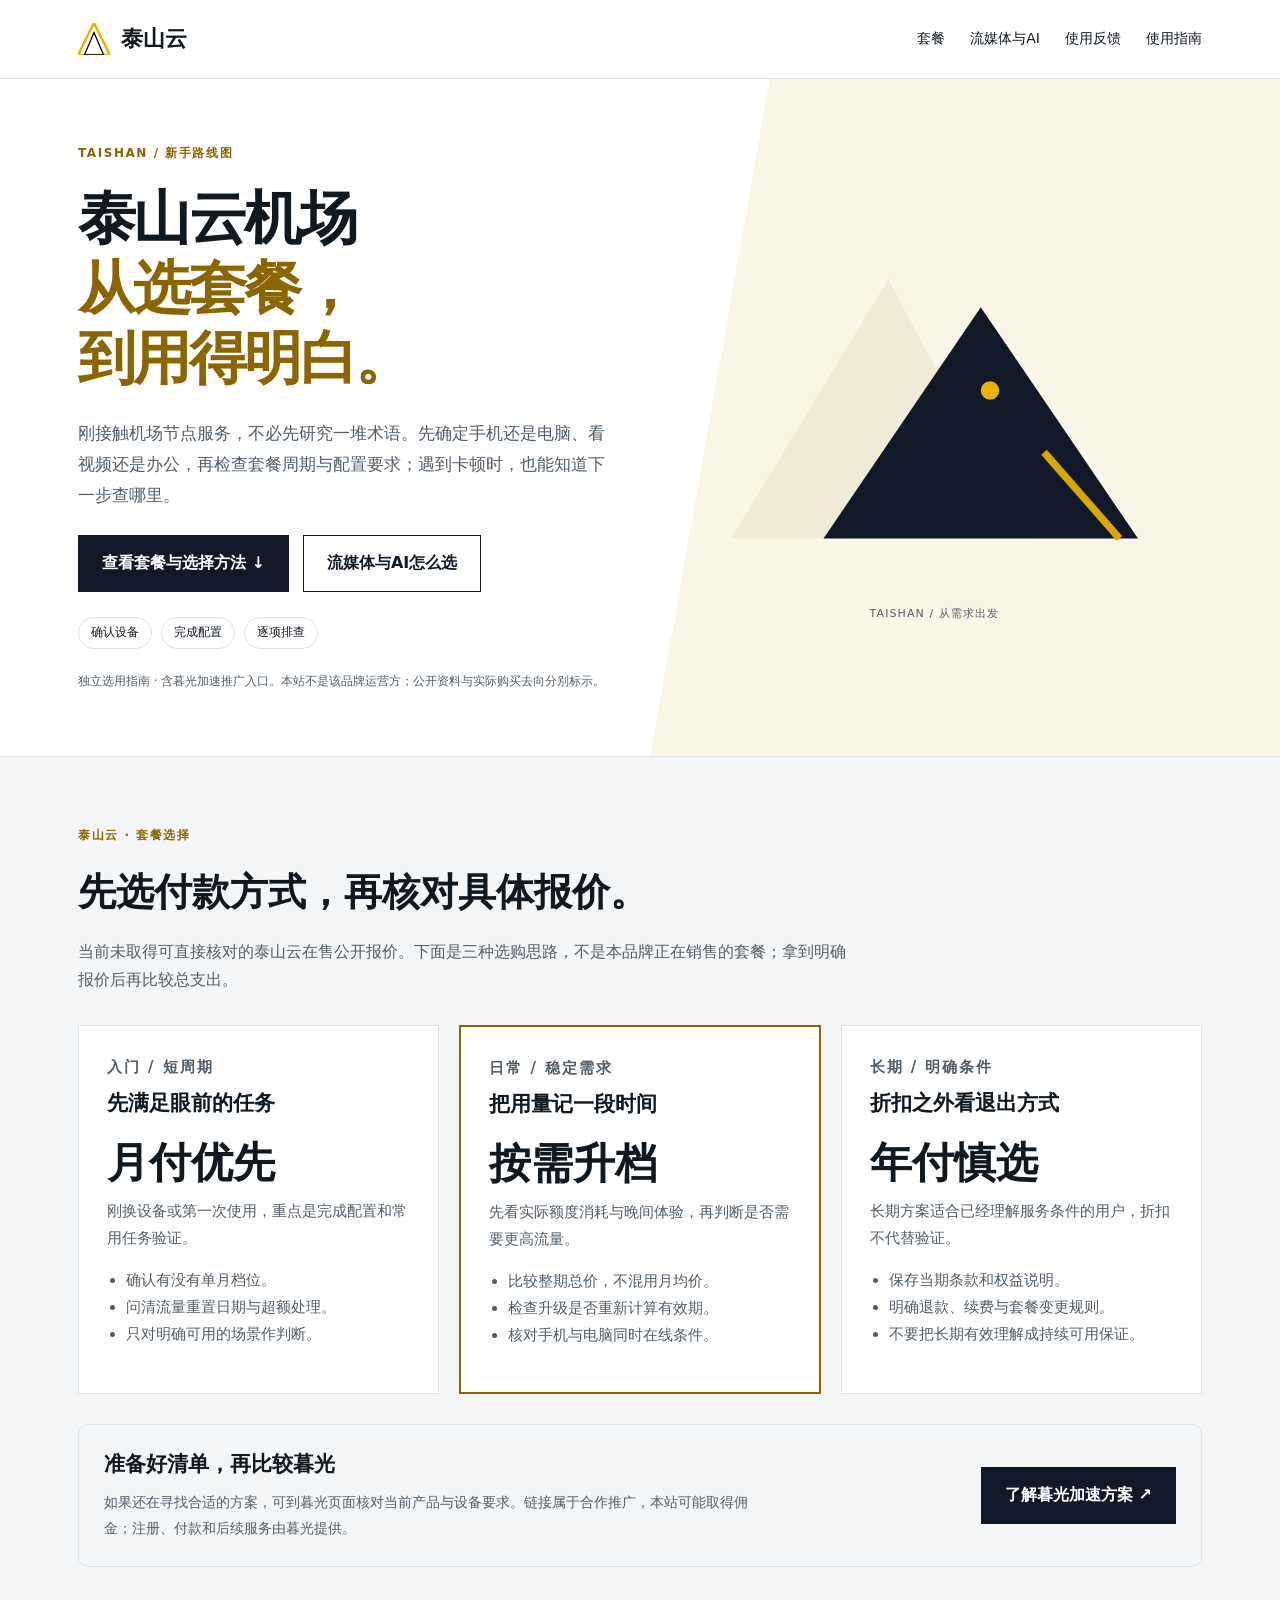
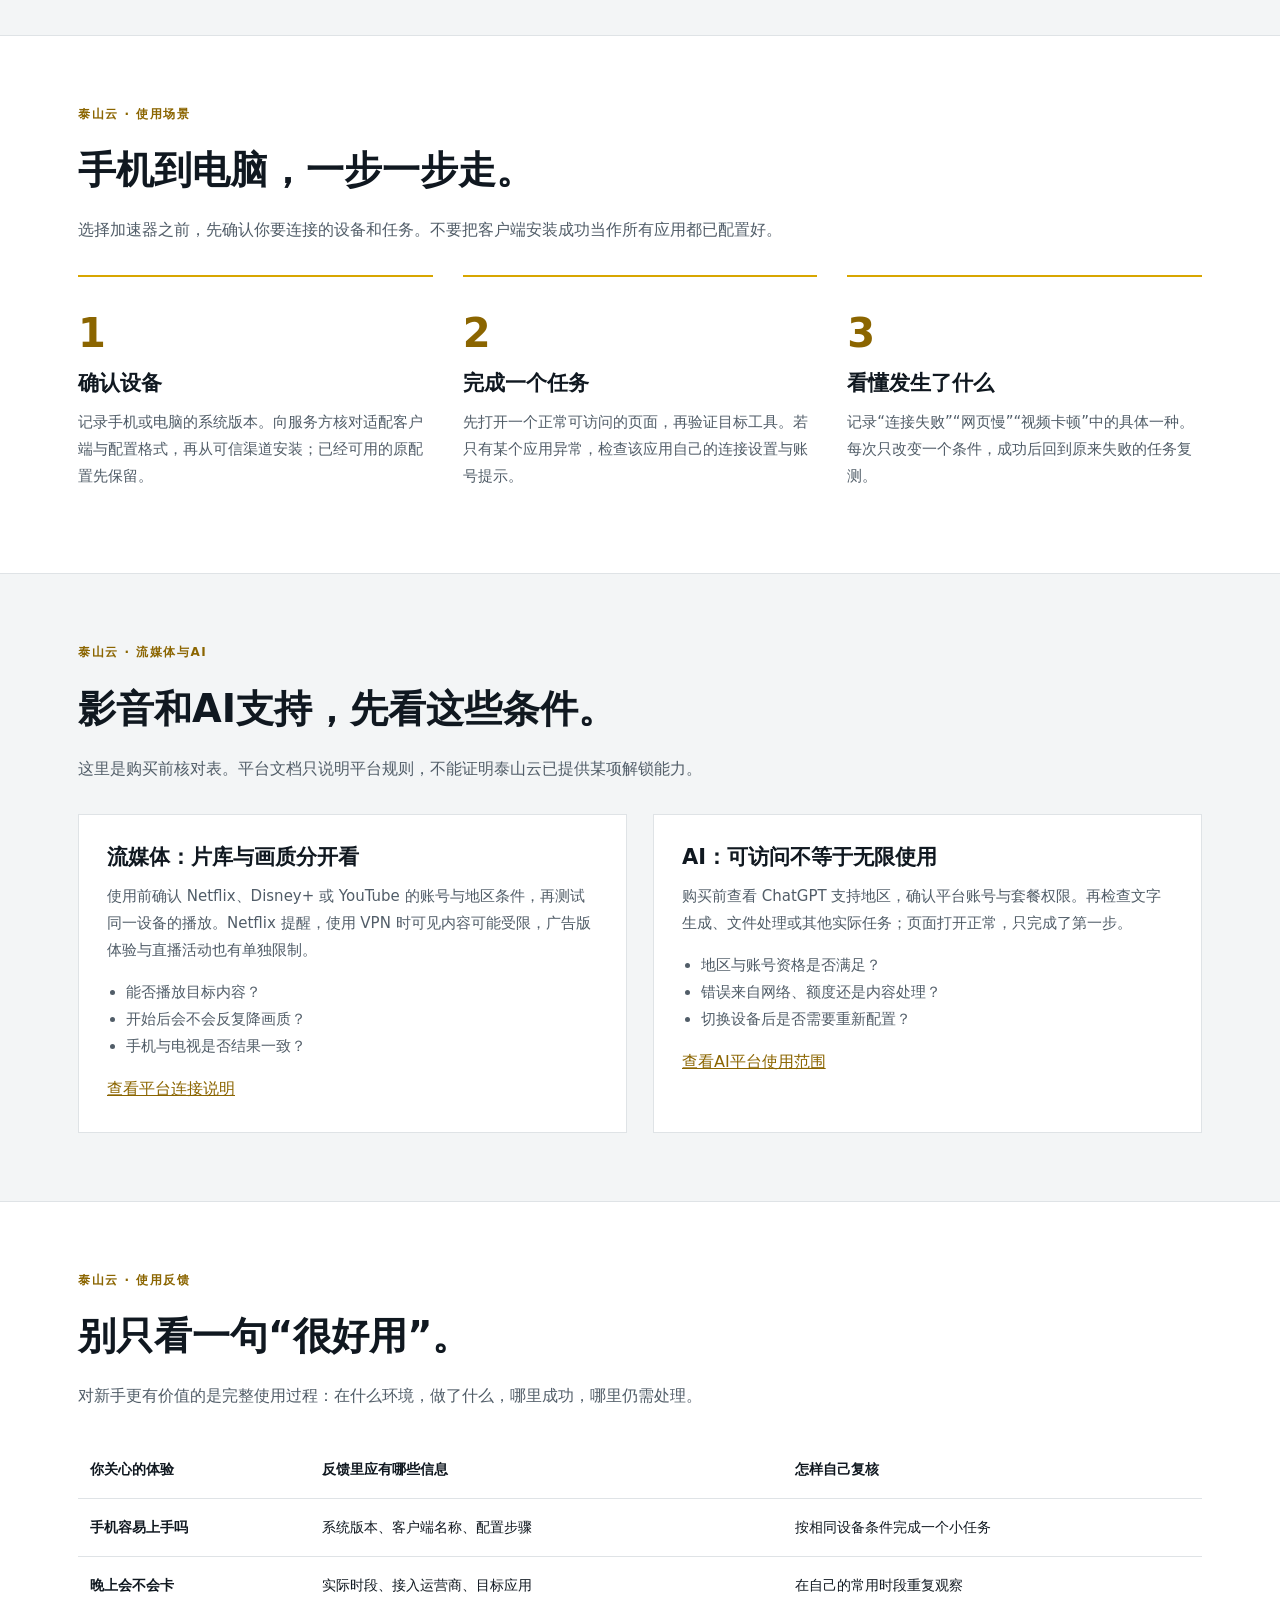
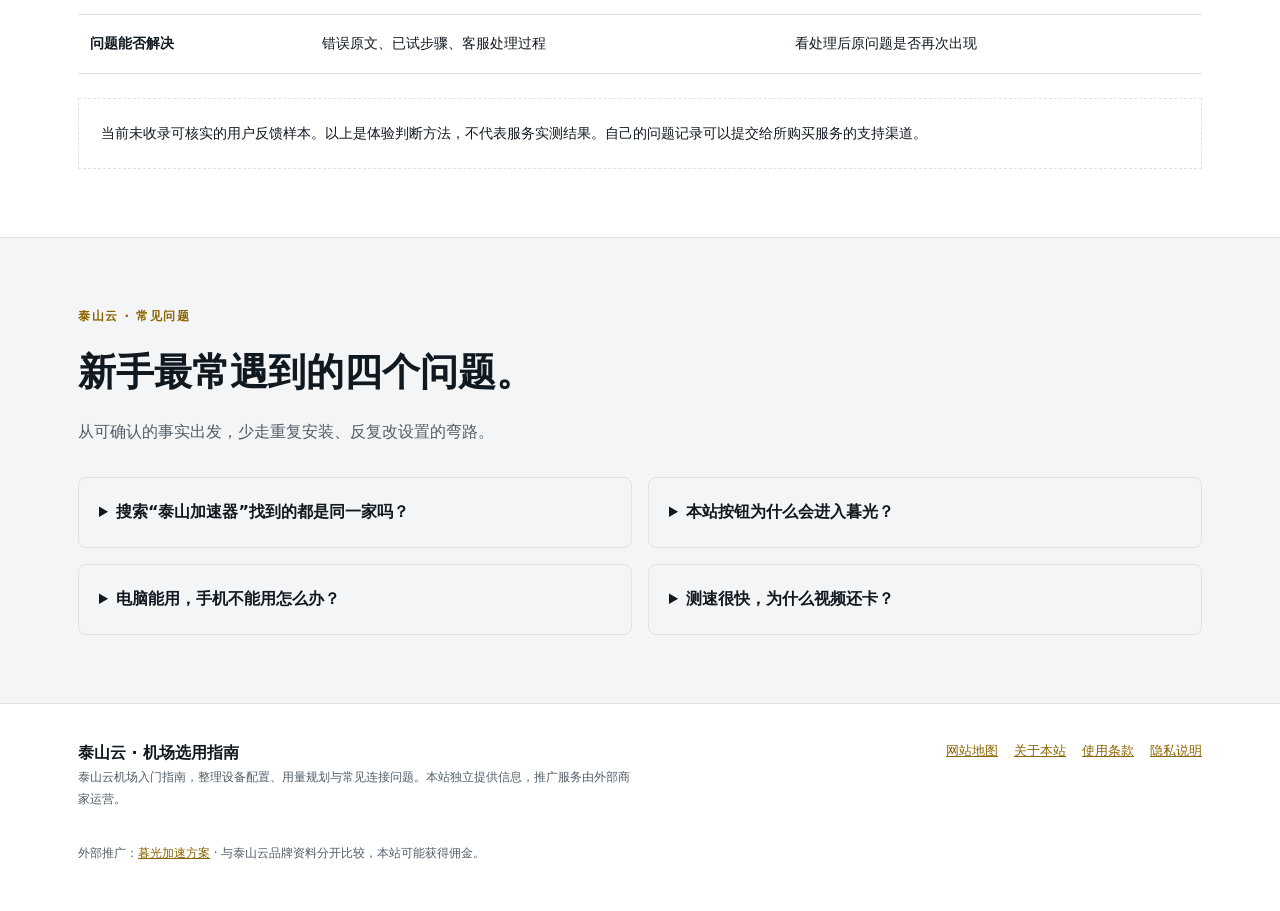
<file: index.html>
<!DOCTYPE html>

<html lang="zh-CN"><head>
<meta charset="utf-8"/>
<meta content="width=device-width, initial-scale=1.0" name="viewport"/>
<title>泰山云机场新手指南｜套餐选择、手机电脑配置与使用排查</title>
<meta content="刚接触机场节点服务，不必先研究一堆术语。先确定手机还是电脑、看视频还是办公，再检查套餐周期与配置要求；遇到卡顿时，也能知道下一步查哪里。" name="description"/>
<link href="style.css" rel="stylesheet"/>
<link href="https://taishancloud.sbs/" rel="canonical"/><meta content="泰山云机场新手指南｜套餐选择、手机电脑配置与使用排查" property="og:title"/><meta content="刚接触机场节点服务，不必先研究一堆术语。先确定手机还是电脑、看视频还是办公，再检查套餐周期与配置要求；遇到卡顿时，也能知道下一步查哪里。" property="og:description"/><meta content="https://taishancloud.sbs/" property="og:url"/><meta content="website" property="og:type"/><meta content="泰山云选用指南" property="og:site_name"/><meta content="summary" name="twitter:card"/><link href="editorial.css" rel="stylesheet"/><script type="application/ld+json">{"@context": "https://schema.org", "@type": "WebPage", "name": "泰山云机场新手指南｜套餐选择、手机电脑配置与使用排查", "url": "https://taishancloud.sbs/", "inLanguage": "zh-CN", "description": "刚接触机场节点服务，不必先研究一堆术语。先确定手机还是电脑、看视频还是办公，再检查套餐周期与配置要求；遇到卡顿时，也能知道下一步查哪里。"}</script></head><body class="mountain"><header class="site-nav"><div class="shell nav-inner"><a class="wordmark" href="index.html"><svg aria-hidden="true" height="32" role="img" viewbox="0 0 100 100" width="32"><path d="M50 0L100 100H0L50 0Z" fill="none" stroke="#eab308" stroke-width="8"></path><path d="M50 30L80 100H20L50 30Z" fill="none" stroke="#000" stroke-width="4"></path></svg><span>泰山云</span></a><nav aria-label="主导航" class="site-links"><a href="index.html#pricing">套餐</a><a href="index.html#streaming">流媒体与AI</a><a href="index.html#reviews">使用反馈</a><a href="tech-radar.html">使用指南</a></nav><details class="mobile-nav"><summary>导航</summary><nav aria-label="手机导航"><a href="index.html#pricing">套餐</a><a href="index.html#streaming">流媒体与AI</a><a href="index.html#reviews">使用反馈</a><a href="tech-radar.html">使用指南</a></nav></details></div></header><main><section class="hero-new" data-section="hero"><div class="shell hero-layout"><div><p class="eyebrow">TAISHAN / 新手路线图</p><h1>泰山云机场<br/><em>从选套餐，<br/>到用得明白。</em></h1><p class="hero-intro">刚接触机场节点服务，不必先研究一堆术语。先确定手机还是电脑、看视频还是办公，再检查套餐周期与配置要求；遇到卡顿时，也能知道下一步查哪里。</p><div class="actions"><a class="button" data-package-cta="" href="#pricing">查看套餐与选择方法 ↓</a><a class="button secondary" href="#streaming">流媒体与AI怎么选</a></div><div class="hero-tags"><span>确认设备</span><span>完成配置</span><span>逐项排查</span></div><p class="disclosure">独立选用指南 · 含暮光加速推广入口。本站不是该品牌运营方；公开资料与实际购买去向分别标示。</p></div><figure class="hero-visual"><svg aria-label="山形路线示意" role="img" viewbox="0 0 500 400" xmlns="http://www.w3.org/2000/svg"><path d="M30 340 200 60 350 340Z" fill="#f0ead7"></path><path d="M130 340 300 90 470 340Z" fill="#111827"></path><path class="path-draw" d="M50 340 200 100 280 240 310 180 450 340" fill="none" stroke="#d7a800" stroke-width="8"></path><circle cx="310" cy="180" fill="#eab308" r="10"></circle></svg><figcaption>TAISHAN / 从需求出发</figcaption></figure></div></section><section class="editor-section alt" data-section="pricing" id="pricing"><div class="shell"><p class="eyebrow">泰山云 · 套餐选择</p><h2>先选付款方式，再核对具体报价。</h2><p class="section-intro">当前未取得可直接核对的泰山云在售公开报价。下面是三种选购思路，不是本品牌正在销售的套餐；拿到明确报价后再比较总支出。</p><div class="cards"><article class="card"><p class="eyebrow">入门 / 短周期</p><h3>先满足眼前的任务</h3><p class="price">月付优先</p><p>刚换设备或第一次使用，重点是完成配置和常用任务验证。</p><ul><li>确认有没有单月档位。</li><li>问清流量重置日期与超额处理。</li><li>只对明确可用的场景作判断。</li></ul></article><article class="card highlight"><p class="eyebrow">日常 / 稳定需求</p><h3>把用量记一段时间</h3><p class="price">按需升档</p><p>先看实际额度消耗与晚间体验，再判断是否需要更高流量。</p><ul><li>比较整期总价，不混用月均价。</li><li>检查升级是否重新计算有效期。</li><li>核对手机与电脑同时在线条件。</li></ul></article><article class="card"><p class="eyebrow">长期 / 明确条件</p><h3>折扣之外看退出方式</h3><p class="price">年付慎选</p><p>长期方案适合已经理解服务条件的用户，折扣不代替验证。</p><ul><li>保存当期条款和权益说明。</li><li>明确退款、续费与套餐变更规则。</li><li>不要把长期有效理解成持续可用保证。</li></ul></article></div><div class="partner"><div><h3>准备好清单，再比较暮光</h3><p>如果还在寻找合适的方案，可到暮光页面核对当前产品与设备要求。链接属于合作推广，本站可能取得佣金；注册、付款和后续服务由暮光提供。</p></div><a class="button" href="https://ww012.twilightaff.com/#/?code=A56DH1Af" rel="noopener nofollow sponsored" target="_blank">了解暮光加速方案 ↗</a></div></div></section><section class="editor-section" data-section="features" id="features"><div class="shell"><p class="eyebrow">泰山云 · 使用场景</p><h2>手机到电脑，一步一步走。</h2><p class="section-intro">选择加速器之前，先确认你要连接的设备和任务。不要把客户端安装成功当作所有应用都已配置好。</p><div class="steps"><article><span class="number">1</span><h3>确认设备</h3><p>记录手机或电脑的系统版本。向服务方核对适配客户端与配置格式，再从可信渠道安装；已经可用的原配置先保留。</p></article><article><span class="number">2</span><h3>完成一个任务</h3><p>先打开一个正常可访问的页面，再验证目标工具。若只有某个应用异常，检查该应用自己的连接设置与账号提示。</p></article><article><span class="number">3</span><h3>看懂发生了什么</h3><p>记录“连接失败”“网页慢”“视频卡顿”中的具体一种。每次只改变一个条件，成功后回到原来失败的任务复测。</p></article></div></div></section><section class="editor-section alt" data-section="streaming" id="streaming"><div class="shell"><p class="eyebrow">泰山云 · 流媒体与AI</p><h2>影音和AI支持，先看这些条件。</h2><p class="section-intro">这里是购买前核对表。平台文档只说明平台规则，不能证明泰山云已提供某项解锁能力。</p><div class="two-col"><article class="card"><h3>流媒体：片库与画质分开看</h3><p>使用前确认 Netflix、Disney+ 或 YouTube 的账号与地区条件，再测试同一设备的播放。Netflix 提醒，使用 VPN 时可见内容可能受限，广告版体验与直播活动也有单独限制。</p><ul><li>能否播放目标内容？</li><li>开始后会不会反复降画质？</li><li>手机与电视是否结果一致？</li></ul><a href="https://help.netflix.com/zh-cn/node/114701">查看平台连接说明</a></article><article class="card"><h3>AI：可访问不等于无限使用</h3><p>购买前查看 ChatGPT 支持地区，确认平台账号与套餐权限。再检查文字生成、文件处理或其他实际任务；页面打开正常，只完成了第一步。</p><ul><li>地区与账号资格是否满足？</li><li>错误来自网络、额度还是内容处理？</li><li>切换设备后是否需要重新配置？</li></ul><a href="https://help.openai.com/en/articles/7947663-chatgpt-supported-countries">查看AI平台使用范围</a></article></div></div></section><section class="editor-section" data-section="reviews" id="reviews"><div class="shell"><p class="eyebrow">泰山云 · 使用反馈</p><h2>别只看一句“很好用”。</h2><p class="section-intro">对新手更有价值的是完整使用过程：在什么环境，做了什么，哪里成功，哪里仍需处理。</p><div class="table-wrap"><table class="matrix"><thead><tr><th>你关心的体验</th><th>反馈里应有哪些信息</th><th>怎样自己复核</th></tr></thead><tbody><tr><th>手机容易上手吗</th><td>系统版本、客户端名称、配置步骤</td><td>按相同设备条件完成一个小任务</td></tr><tr><th>晚上会不会卡</th><td>实际时段、接入运营商、目标应用</td><td>在自己的常用时段重复观察</td></tr><tr><th>问题能否解决</th><td>错误原文、已试步骤、客服处理过程</td><td>看处理后原问题是否再次出现</td></tr></tbody></table></div><div class="feedback-note">当前未收录可核实的用户反馈样本。以上是体验判断方法，不代表服务实测结果。自己的问题记录可以提交给所购买服务的支持渠道。</div></div></section><section class="editor-section alt" data-section="faq" id="faq"><div class="shell"><p class="eyebrow">泰山云 · 常见问题</p><h2>新手最常遇到的四个问题。</h2><p class="section-intro">从可确认的事实出发，少走重复安装、反复改设置的弯路。</p><div class="faq-grid"><details><summary>搜索“泰山加速器”找到的都是同一家吗？</summary><p>先核对完整网址、品牌名称、适配客户端与实际收款方。名称相近的服务应分别查看条款，保存自己的订单和售后入口。</p></details><details><summary>本站按钮为什么会进入暮光？</summary><p>这是明确标示的其他方案推广入口，可能产生佣金。它不是泰山云的账号登录页，账号与购买条件须在目标服务分别确认。</p></details><details><summary>电脑能用，手机不能用怎么办？</summary><p>先查看手机系统、客户端版本和配置是否适配，再确认目标应用的连接方式。不要把电脑上的配置文件直接当作所有手机都支持。</p></details><details><summary>测速很快，为什么视频还卡？</summary><p>测速目标与视频服务器可能不同，平台画质、片库资格和设备处理也会影响结果。用实际内容连续播放观察，再区分降画质、缓冲或本机卡顿。</p></details></div></div></section></main><footer class="site-footer"><div class="shell footer-inner"><div><strong>泰山云 · 机场选用指南</strong><p>泰山云机场入门指南，整理设备配置、用量规划与常见连接问题。本站独立提供信息，推广服务由外部商家运营。</p></div><nav aria-label="页脚" class="footer-links"><a href="sitemap.html">网站地图</a><a href="about.html">关于本站</a><a href="terms.html">使用条款</a><a href="privacy.html">隐私说明</a></nav></div><div class="shell"><p class="source-line">外部推广：<a href="https://ww012.twilightaff.com/#/?code=A56DH1Af" rel="noopener nofollow sponsored" target="_blank">暮光加速方案</a> · 与泰山云品牌资料分开比较，本站可能获得佣金。</p></div></footer><script defer="" src="guide.js"></script></body></html>
</file>
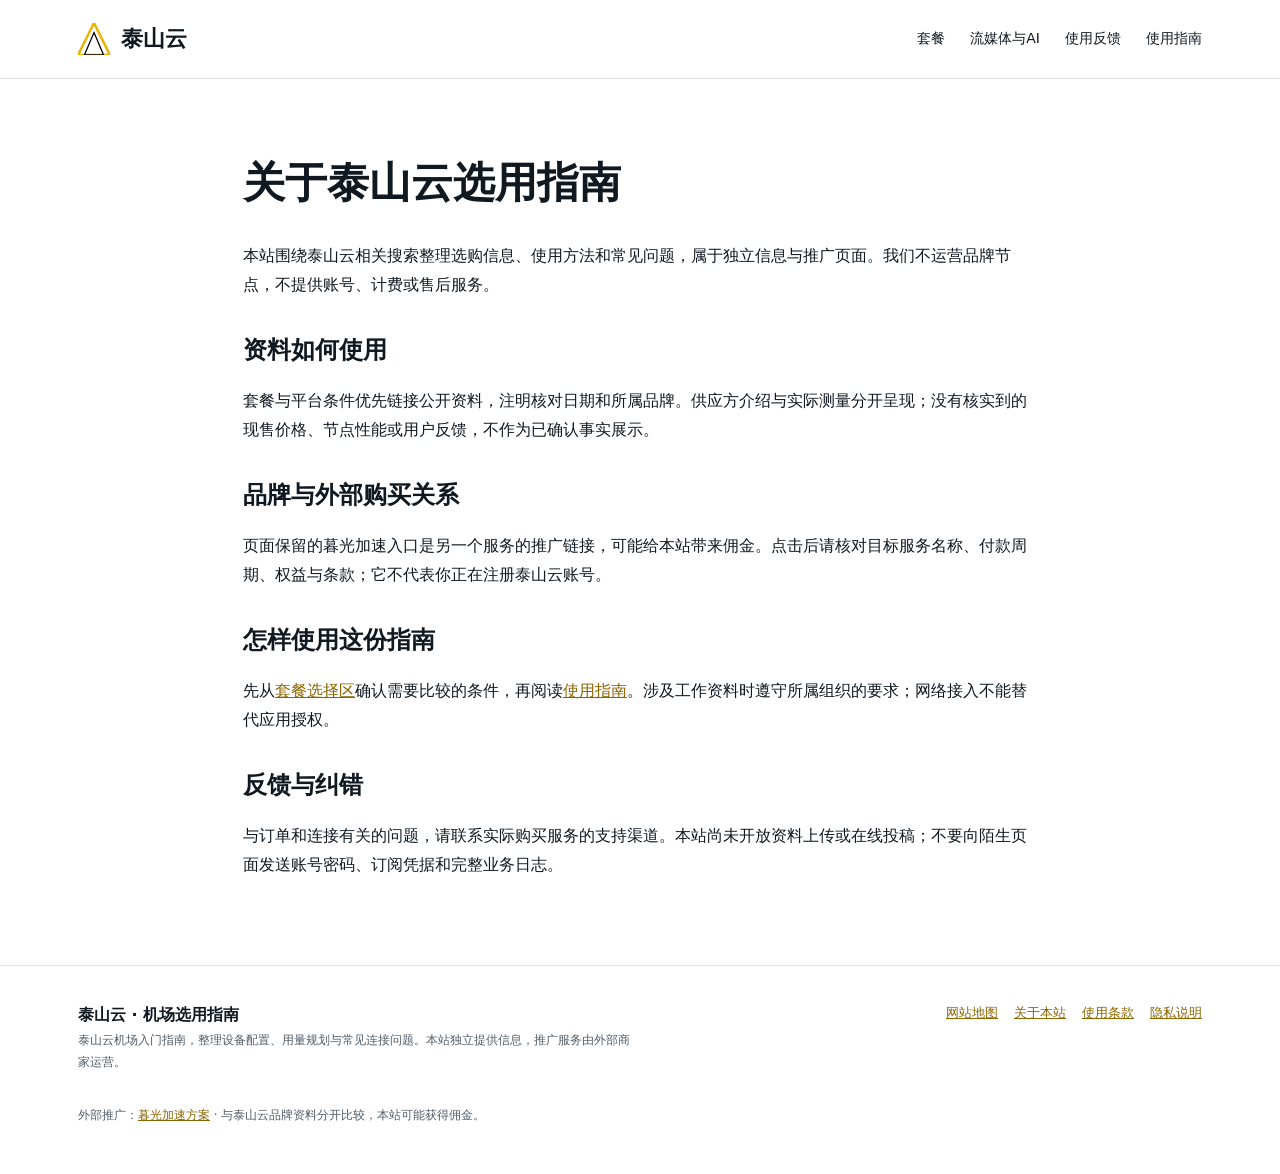
<file: about.html>
<!DOCTYPE html>

<html lang="zh-CN"><head><meta charset="utf-8"/><meta content="width=device-width,initial-scale=1" name="viewport"/><title>关于泰山云选用指南</title><link href="style.css" rel="stylesheet"/><meta content="了解本站资料来源、独立推广性质与外部购买关系。" name="description"/><link href="https://taishancloud.sbs/about.html" rel="canonical"/><meta content="关于泰山云选用指南" property="og:title"/><meta content="了解本站资料来源、独立推广性质与外部购买关系。" property="og:description"/><meta content="https://taishancloud.sbs/about.html" property="og:url"/><meta content="website" property="og:type"/><meta content="泰山云选用指南" property="og:site_name"/><meta content="summary" name="twitter:card"/><link href="editorial.css" rel="stylesheet"/><script type="application/ld+json">{"@context": "https://schema.org", "@type": "WebPage", "name": "关于泰山云选用指南", "url": "https://taishancloud.sbs/about.html", "inLanguage": "zh-CN", "description": "了解本站资料来源、独立推广性质与外部购买关系。"}</script></head><body class="mountain"><header class="site-nav"><div class="shell nav-inner"><a class="wordmark" href="index.html"><svg aria-hidden="true" height="32" role="img" viewbox="0 0 100 100" width="32"><path d="M50 0L100 100H0L50 0Z" fill="none" stroke="#eab308" stroke-width="8"></path><path d="M50 30L80 100H20L50 30Z" fill="none" stroke="#000" stroke-width="4"></path></svg><span>泰山云</span></a><nav aria-label="主导航" class="site-links"><a href="index.html#pricing">套餐</a><a href="index.html#streaming">流媒体与AI</a><a href="index.html#reviews">使用反馈</a><a href="tech-radar.html">使用指南</a></nav><details class="mobile-nav"><summary>导航</summary><nav aria-label="手机导航"><a href="index.html#pricing">套餐</a><a href="index.html#streaming">流媒体与AI</a><a href="index.html#reviews">使用反馈</a><a href="tech-radar.html">使用指南</a></nav></details></div></header><main class="content-page"><h1>关于泰山云选用指南</h1><p>本站围绕泰山云相关搜索整理选购信息、使用方法和常见问题，属于独立信息与推广页面。我们不运营品牌节点，不提供账号、计费或售后服务。</p><h2>资料如何使用</h2><p>套餐与平台条件优先链接公开资料，注明核对日期和所属品牌。供应方介绍与实际测量分开呈现；没有核实到的现售价格、节点性能或用户反馈，不作为已确认事实展示。</p><h2>品牌与外部购买关系</h2><p>页面保留的暮光加速入口是另一个服务的推广链接，可能给本站带来佣金。点击后请核对目标服务名称、付款周期、权益与条款；它不代表你正在注册泰山云账号。</p><h2>怎样使用这份指南</h2><p>先从<a href="index.html#pricing">套餐选择区</a>确认需要比较的条件，再阅读<a href="tech-radar.html">使用指南</a>。涉及工作资料时遵守所属组织的要求；网络接入不能替代应用授权。</p><h2>反馈与纠错</h2><p>与订单和连接有关的问题，请联系实际购买服务的支持渠道。本站尚未开放资料上传或在线投稿；不要向陌生页面发送账号密码、订阅凭据和完整业务日志。</p></main><footer class="site-footer"><div class="shell footer-inner"><div><strong>泰山云 · 机场选用指南</strong><p>泰山云机场入门指南，整理设备配置、用量规划与常见连接问题。本站独立提供信息，推广服务由外部商家运营。</p></div><nav aria-label="页脚" class="footer-links"><a href="sitemap.html">网站地图</a><a href="about.html">关于本站</a><a href="terms.html">使用条款</a><a href="privacy.html">隐私说明</a></nav></div><div class="shell"><p class="source-line">外部推广：<a href="https://ww012.twilightaff.com/#/?code=A56DH1Af" rel="noopener nofollow sponsored" target="_blank">暮光加速方案</a> · 与泰山云品牌资料分开比较，本站可能获得佣金。</p></div></footer><script defer="" src="guide.js"></script></body></html>
</file>
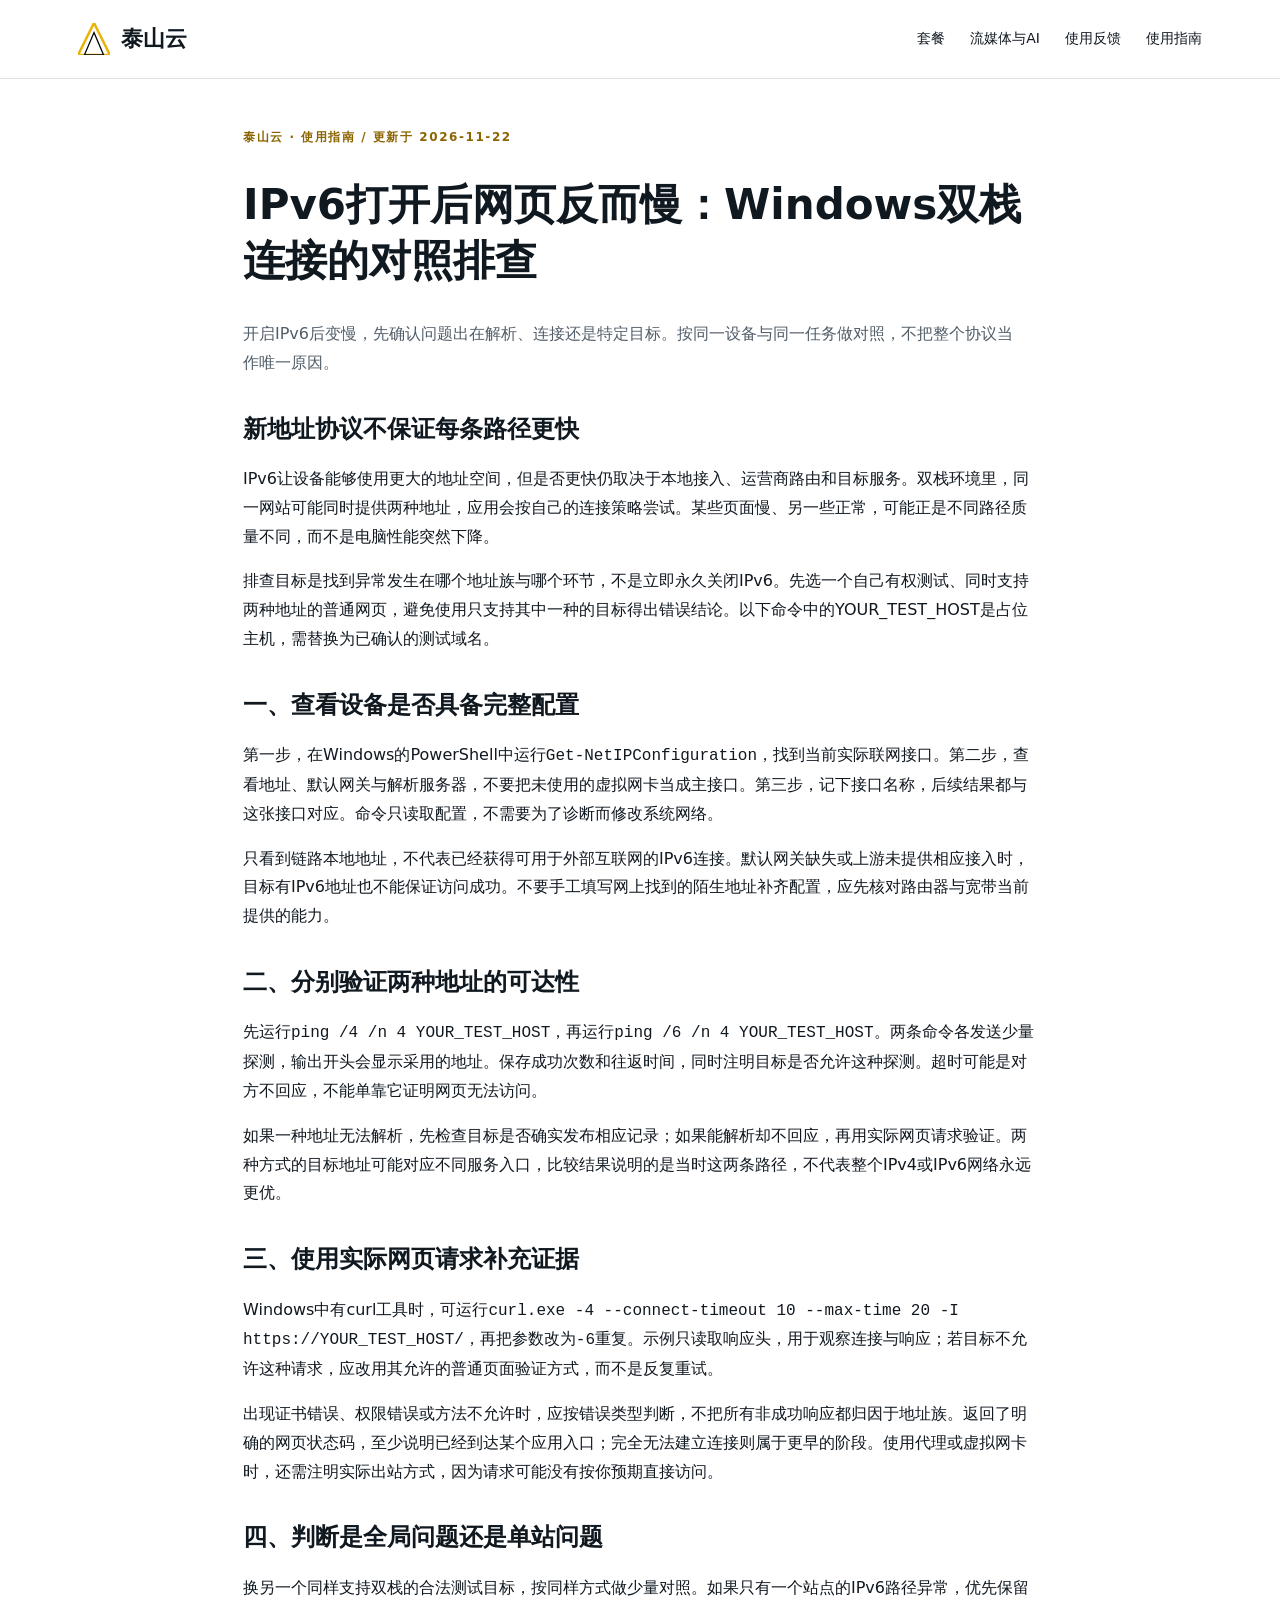
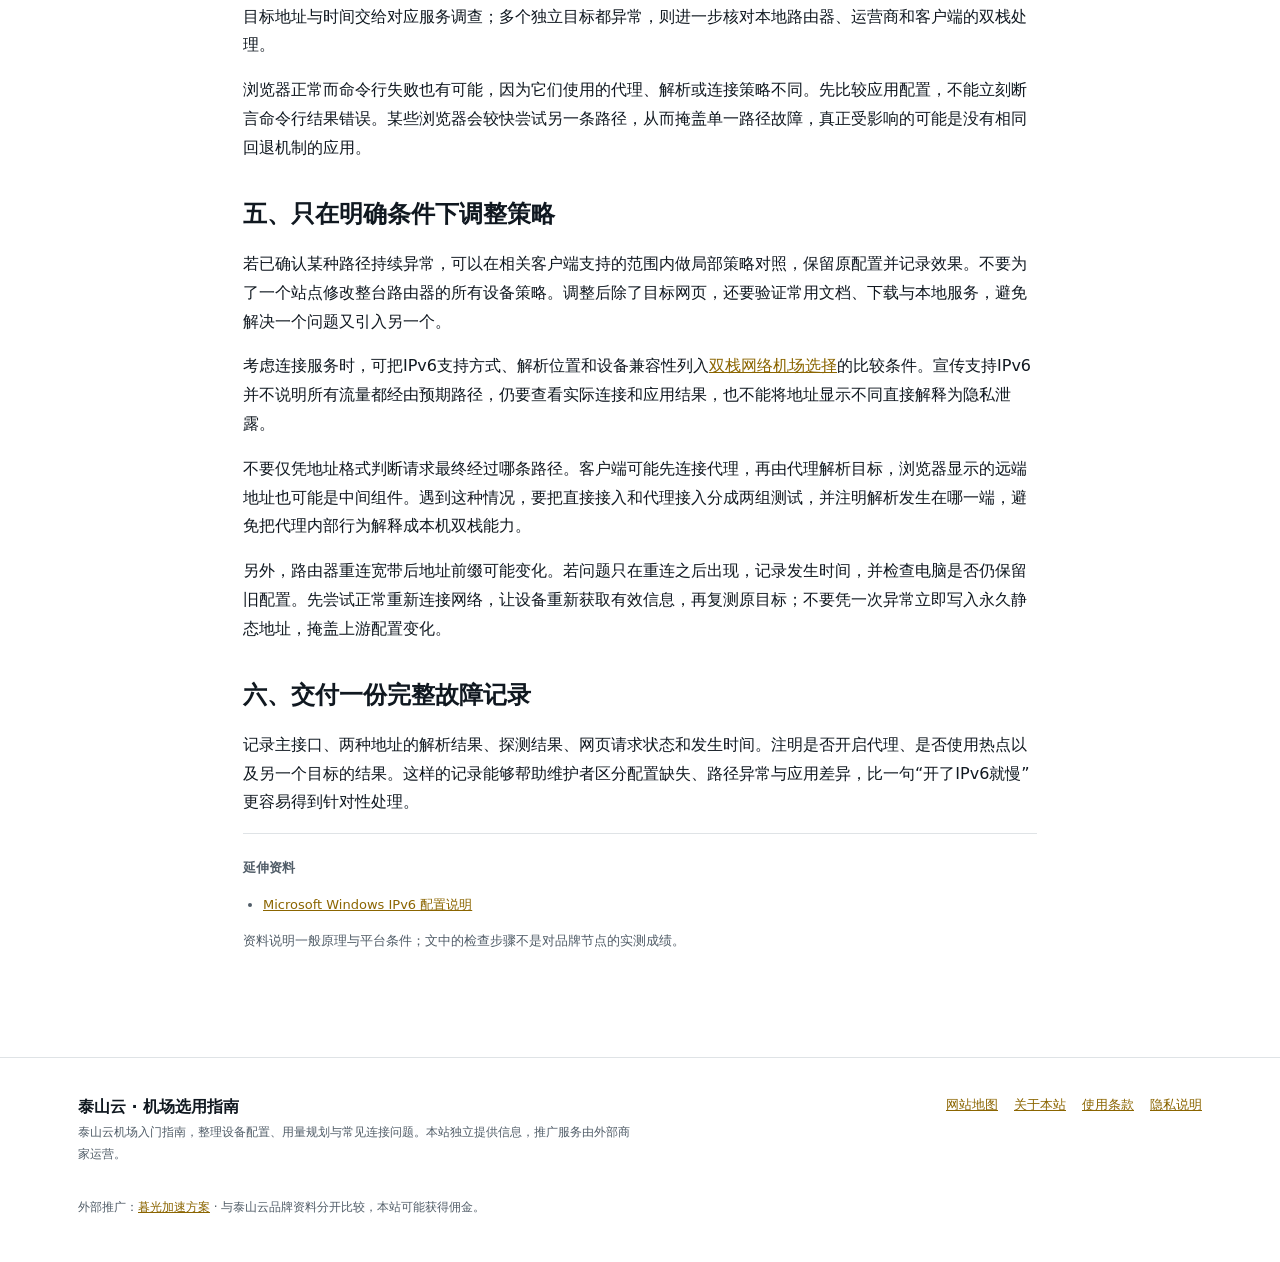
<file: ipv6-adoption-routing-efficiency.html>
<!DOCTYPE html>

<html lang="zh-CN"><head><meta charset="utf-8"/><meta content="width=device-width,initial-scale=1" name="viewport"/><title>IPv6打开后网页反而慢：Windows双栈连接的对照排查</title><link href="style.css" rel="stylesheet"/><meta content="开启IPv6后变慢，先确认问题出在解析、连接还是特定目标。按同一设备与同一任务做对照，不把整个协议当作唯一原因。" name="description"/><link href="https://taishancloud.sbs/ipv6-adoption-routing-efficiency.html" rel="canonical"/><meta content="IPv6打开后网页反而慢：Windows双栈连接的对照排查" property="og:title"/><meta content="开启IPv6后变慢，先确认问题出在解析、连接还是特定目标。按同一设备与同一任务做对照，不把整个协议当作唯一原因。" property="og:description"/><meta content="https://taishancloud.sbs/ipv6-adoption-routing-efficiency.html" property="og:url"/><meta content="website" property="og:type"/><meta content="泰山云选用指南" property="og:site_name"/><meta content="summary" name="twitter:card"/><link href="editorial.css" rel="stylesheet"/><script type="application/ld+json">{"@context": "https://schema.org", "@type": "WebPage", "name": "IPv6打开后网页反而慢：Windows双栈连接的对照排查", "url": "https://taishancloud.sbs/ipv6-adoption-routing-efficiency.html", "inLanguage": "zh-CN", "description": "开启IPv6后变慢，先确认问题出在解析、连接还是特定目标。按同一设备与同一任务做对照，不把整个协议当作唯一原因。"}</script></head><body class="mountain"><header class="site-nav"><div class="shell nav-inner"><a class="wordmark" href="index.html"><svg aria-hidden="true" height="32" role="img" viewbox="0 0 100 100" width="32"><path d="M50 0L100 100H0L50 0Z" fill="none" stroke="#eab308" stroke-width="8"></path><path d="M50 30L80 100H20L50 30Z" fill="none" stroke="#000" stroke-width="4"></path></svg><span>泰山云</span></a><nav aria-label="主导航" class="site-links"><a href="index.html#pricing">套餐</a><a href="index.html#streaming">流媒体与AI</a><a href="index.html#reviews">使用反馈</a><a href="tech-radar.html">使用指南</a></nav><details class="mobile-nav"><summary>导航</summary><nav aria-label="手机导航"><a href="index.html#pricing">套餐</a><a href="index.html#streaming">流媒体与AI</a><a href="index.html#reviews">使用反馈</a><a href="tech-radar.html">使用指南</a></nav></details></div></header><main class="content-page"><p class="eyebrow">泰山云 · 使用指南 / 更新于 2026-11-22</p><h1>IPv6打开后网页反而慢：Windows双栈连接的对照排查</h1><p class="section-intro">开启IPv6后变慢，先确认问题出在解析、连接还是特定目标。按同一设备与同一任务做对照，不把整个协议当作唯一原因。</p><div data-content="article" data-swc-article-body="2026-11-16"><h2>新地址协议不保证每条路径更快</h2>
<p>IPv6让设备能够使用更大的地址空间，但是否更快仍取决于本地接入、运营商路由和目标服务。双栈环境里，同一网站可能同时提供两种地址，应用会按自己的连接策略尝试。某些页面慢、另一些正常，可能正是不同路径质量不同，而不是电脑性能突然下降。</p>
<p>排查目标是找到异常发生在哪个地址族与哪个环节，不是立即永久关闭IPv6。先选一个自己有权测试、同时支持两种地址的普通网页，避免使用只支持其中一种的目标得出错误结论。以下命令中的YOUR_TEST_HOST是占位主机，需替换为已确认的测试域名。</p>
<h2>一、查看设备是否具备完整配置</h2>
<p>第一步，在Windows的PowerShell中运行<code>Get-NetIPConfiguration</code>，找到当前实际联网接口。第二步，查看地址、默认网关与解析服务器，不要把未使用的虚拟网卡当成主接口。第三步，记下接口名称，后续结果都与这张接口对应。命令只读取配置，不需要为了诊断而修改系统网络。</p>
<p>只看到链路本地地址，不代表已经获得可用于外部互联网的IPv6连接。默认网关缺失或上游未提供相应接入时，目标有IPv6地址也不能保证访问成功。不要手工填写网上找到的陌生地址补齐配置，应先核对路由器与宽带当前提供的能力。</p>
<h2>二、分别验证两种地址的可达性</h2>
<p>先运行<code>ping /4 /n 4 YOUR_TEST_HOST</code>，再运行<code>ping /6 /n 4 YOUR_TEST_HOST</code>。两条命令各发送少量探测，输出开头会显示采用的地址。保存成功次数和往返时间，同时注明目标是否允许这种探测。超时可能是对方不回应，不能单靠它证明网页无法访问。</p>
<p>如果一种地址无法解析，先检查目标是否确实发布相应记录；如果能解析却不回应，再用实际网页请求验证。两种方式的目标地址可能对应不同服务入口，比较结果说明的是当时这两条路径，不代表整个IPv4或IPv6网络永远更优。</p>
<h2>三、使用实际网页请求补充证据</h2>
<p>Windows中有curl工具时，可运行<code>curl.exe -4 --connect-timeout 10 --max-time 20 -I https://YOUR_TEST_HOST/</code>，再把参数改为<code>-6</code>重复。示例只读取响应头，用于观察连接与响应；若目标不允许这种请求，应改用其允许的普通页面验证方式，而不是反复重试。</p>
<p>出现证书错误、权限错误或方法不允许时，应按错误类型判断，不把所有非成功响应都归因于地址族。返回了明确的网页状态码，至少说明已经到达某个应用入口；完全无法建立连接则属于更早的阶段。使用代理或虚拟网卡时，还需注明实际出站方式，因为请求可能没有按你预期直接访问。</p>
<h2>四、判断是全局问题还是单站问题</h2>
<p>换另一个同样支持双栈的合法测试目标，按同样方式做少量对照。如果只有一个站点的IPv6路径异常，优先保留目标地址与时间交给对应服务调查；多个独立目标都异常，则进一步核对本地路由器、运营商和客户端的双栈处理。</p>
<p>浏览器正常而命令行失败也有可能，因为它们使用的代理、解析或连接策略不同。先比较应用配置，不能立刻断言命令行结果错误。某些浏览器会较快尝试另一条路径，从而掩盖单一路径故障，真正受影响的可能是没有相同回退机制的应用。</p>
<h2>五、只在明确条件下调整策略</h2>
<p>若已确认某种路径持续异常，可以在相关客户端支持的范围内做局部策略对照，保留原配置并记录效果。不要为了一个站点修改整台路由器的所有设备策略。调整后除了目标网页，还要验证常用文档、下载与本地服务，避免解决一个问题又引入另一个。</p>
<p>考虑连接服务时，可把IPv6支持方式、解析位置和设备兼容性列入<a href="https://dajichang.mom/" rel="nofollow sponsored noopener">双栈网络机场选择</a>的比较条件。宣传支持IPv6并不说明所有流量都经由预期路径，仍要查看实际连接和应用结果，也不能将地址显示不同直接解释为隐私泄露。</p>
<p>不要仅凭地址格式判断请求最终经过哪条路径。客户端可能先连接代理，再由代理解析目标，浏览器显示的远端地址也可能是中间组件。遇到这种情况，要把直接接入和代理接入分成两组测试，并注明解析发生在哪一端，避免把代理内部行为解释成本机双栈能力。</p>
<p>另外，路由器重连宽带后地址前缀可能变化。若问题只在重连之后出现，记录发生时间，并检查电脑是否仍保留旧配置。先尝试正常重新连接网络，让设备重新获取有效信息，再复测原目标；不要凭一次异常立即写入永久静态地址，掩盖上游配置变化。</p>
<h2>六、交付一份完整故障记录</h2>
<p>记录主接口、两种地址的解析结果、探测结果、网页请求状态和发生时间。注明是否开启代理、是否使用热点以及另一个目标的结果。这样的记录能够帮助维护者区分配置缺失、路径异常与应用差异，比一句“开了IPv6就慢”更容易得到针对性处理。</p></div><aside class="article-sources"><strong>延伸资料</strong><ul><li><a href="https://learn.microsoft.com/en-us/troubleshoot/windows-server/networking/configure-ipv6-in-windows">Microsoft Windows IPv6 配置说明</a></li></ul><p>资料说明一般原理与平台条件；文中的检查步骤不是对品牌节点的实测成绩。</p></aside></main><footer class="site-footer"><div class="shell footer-inner"><div><strong>泰山云 · 机场选用指南</strong><p>泰山云机场入门指南，整理设备配置、用量规划与常见连接问题。本站独立提供信息，推广服务由外部商家运营。</p></div><nav aria-label="页脚" class="footer-links"><a href="sitemap.html">网站地图</a><a href="about.html">关于本站</a><a href="terms.html">使用条款</a><a href="privacy.html">隐私说明</a></nav></div><div class="shell"><p class="source-line">外部推广：<a href="https://ww012.twilightaff.com/#/?code=A56DH1Af" rel="noopener nofollow sponsored" target="_blank">暮光加速方案</a> · 与泰山云品牌资料分开比较，本站可能获得佣金。</p></div></footer><script defer="" src="guide.js"></script></body></html>
</file>
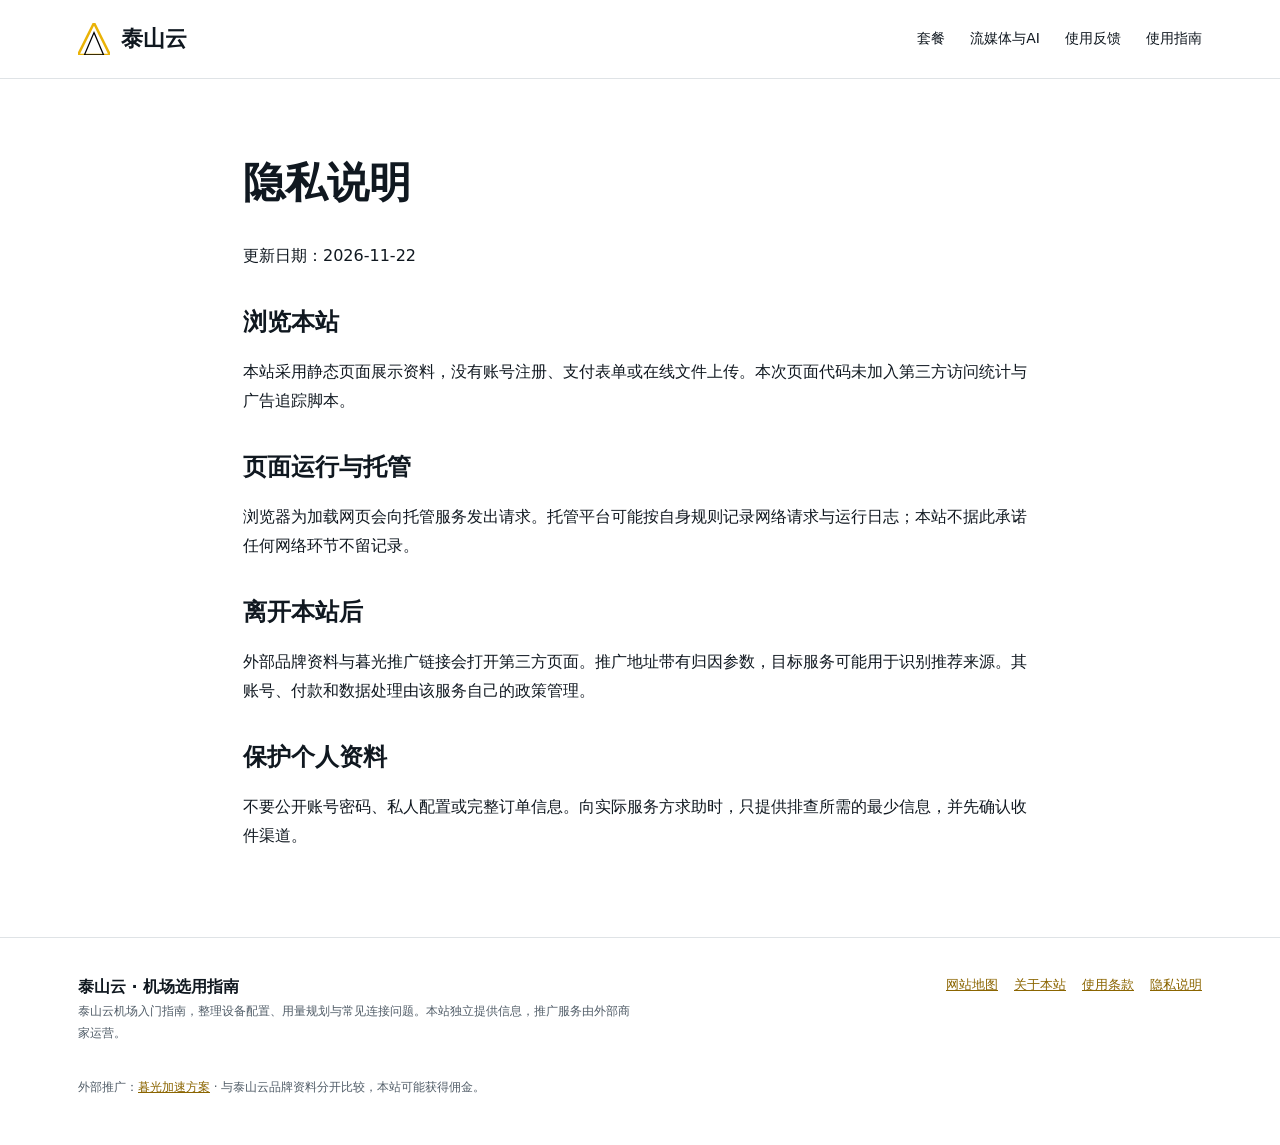
<file: privacy.html>
<!DOCTYPE html>

<html lang="zh-CN"><head><meta charset="utf-8"/><meta content="width=device-width,initial-scale=1" name="viewport"/><title>泰山云选用指南｜隐私说明</title><link href="style.css" rel="stylesheet"/><meta content="本静态页面的资料处理与外部链接说明。" name="description"/><link href="https://taishancloud.sbs/privacy.html" rel="canonical"/><meta content="泰山云选用指南｜隐私说明" property="og:title"/><meta content="本静态页面的资料处理与外部链接说明。" property="og:description"/><meta content="https://taishancloud.sbs/privacy.html" property="og:url"/><meta content="website" property="og:type"/><meta content="泰山云选用指南" property="og:site_name"/><meta content="summary" name="twitter:card"/><link href="editorial.css" rel="stylesheet"/><script type="application/ld+json">{"@context": "https://schema.org", "@type": "WebPage", "name": "泰山云选用指南｜隐私说明", "url": "https://taishancloud.sbs/privacy.html", "inLanguage": "zh-CN", "description": "本静态页面的资料处理与外部链接说明。"}</script></head><body class="mountain"><header class="site-nav"><div class="shell nav-inner"><a class="wordmark" href="index.html"><svg aria-hidden="true" height="32" role="img" viewbox="0 0 100 100" width="32"><path d="M50 0L100 100H0L50 0Z" fill="none" stroke="#eab308" stroke-width="8"></path><path d="M50 30L80 100H20L50 30Z" fill="none" stroke="#000" stroke-width="4"></path></svg><span>泰山云</span></a><nav aria-label="主导航" class="site-links"><a href="index.html#pricing">套餐</a><a href="index.html#streaming">流媒体与AI</a><a href="index.html#reviews">使用反馈</a><a href="tech-radar.html">使用指南</a></nav><details class="mobile-nav"><summary>导航</summary><nav aria-label="手机导航"><a href="index.html#pricing">套餐</a><a href="index.html#streaming">流媒体与AI</a><a href="index.html#reviews">使用反馈</a><a href="tech-radar.html">使用指南</a></nav></details></div></header><main class="content-page"><h1>隐私说明</h1><p>更新日期：2026-11-22</p><h2>浏览本站</h2><p>本站采用静态页面展示资料，没有账号注册、支付表单或在线文件上传。本次页面代码未加入第三方访问统计与广告追踪脚本。</p><h2>页面运行与托管</h2><p>浏览器为加载网页会向托管服务发出请求。托管平台可能按自身规则记录网络请求与运行日志；本站不据此承诺任何网络环节不留记录。</p><h2>离开本站后</h2><p>外部品牌资料与暮光推广链接会打开第三方页面。推广地址带有归因参数，目标服务可能用于识别推荐来源。其账号、付款和数据处理由该服务自己的政策管理。</p><h2>保护个人资料</h2><p>不要公开账号密码、私人配置或完整订单信息。向实际服务方求助时，只提供排查所需的最少信息，并先确认收件渠道。</p></main><footer class="site-footer"><div class="shell footer-inner"><div><strong>泰山云 · 机场选用指南</strong><p>泰山云机场入门指南，整理设备配置、用量规划与常见连接问题。本站独立提供信息，推广服务由外部商家运营。</p></div><nav aria-label="页脚" class="footer-links"><a href="sitemap.html">网站地图</a><a href="about.html">关于本站</a><a href="terms.html">使用条款</a><a href="privacy.html">隐私说明</a></nav></div><div class="shell"><p class="source-line">外部推广：<a href="https://ww012.twilightaff.com/#/?code=A56DH1Af" rel="noopener nofollow sponsored" target="_blank">暮光加速方案</a> · 与泰山云品牌资料分开比较，本站可能获得佣金。</p></div></footer><script defer="" src="guide.js"></script></body></html>
</file>
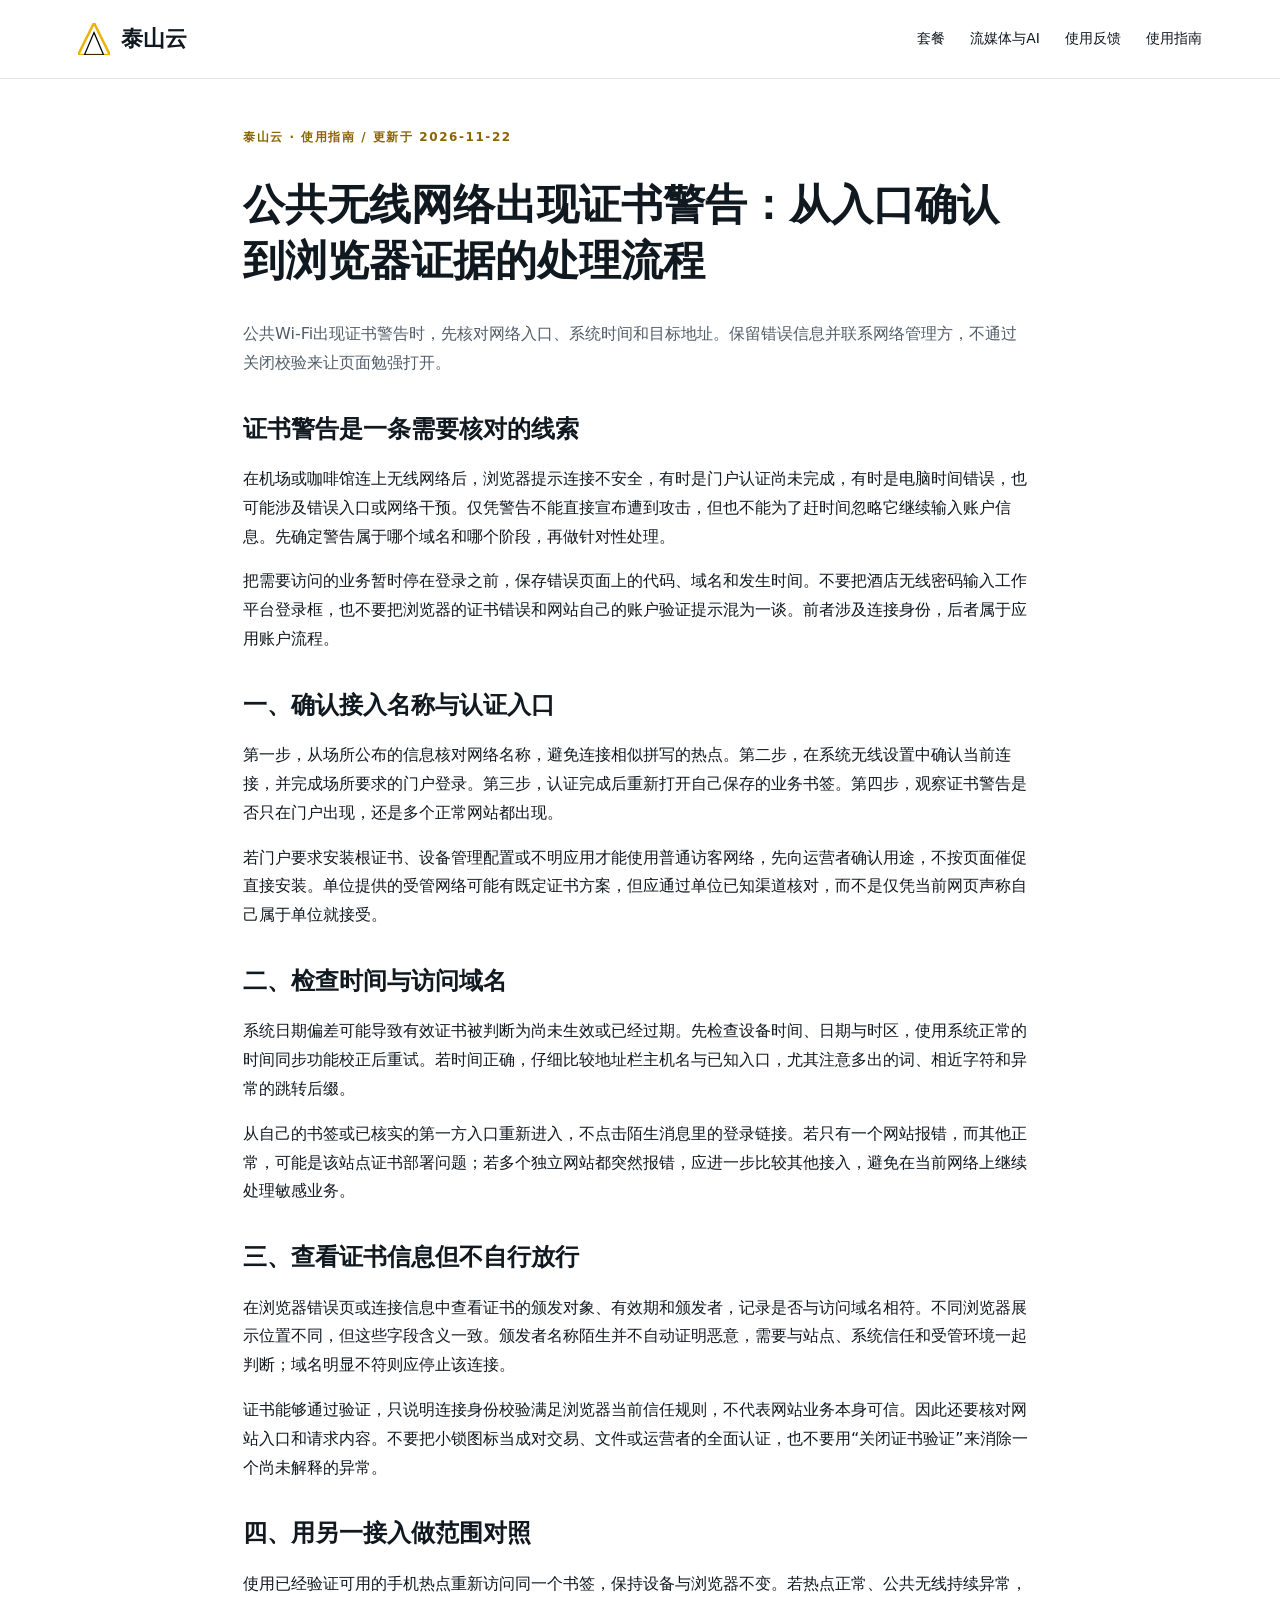
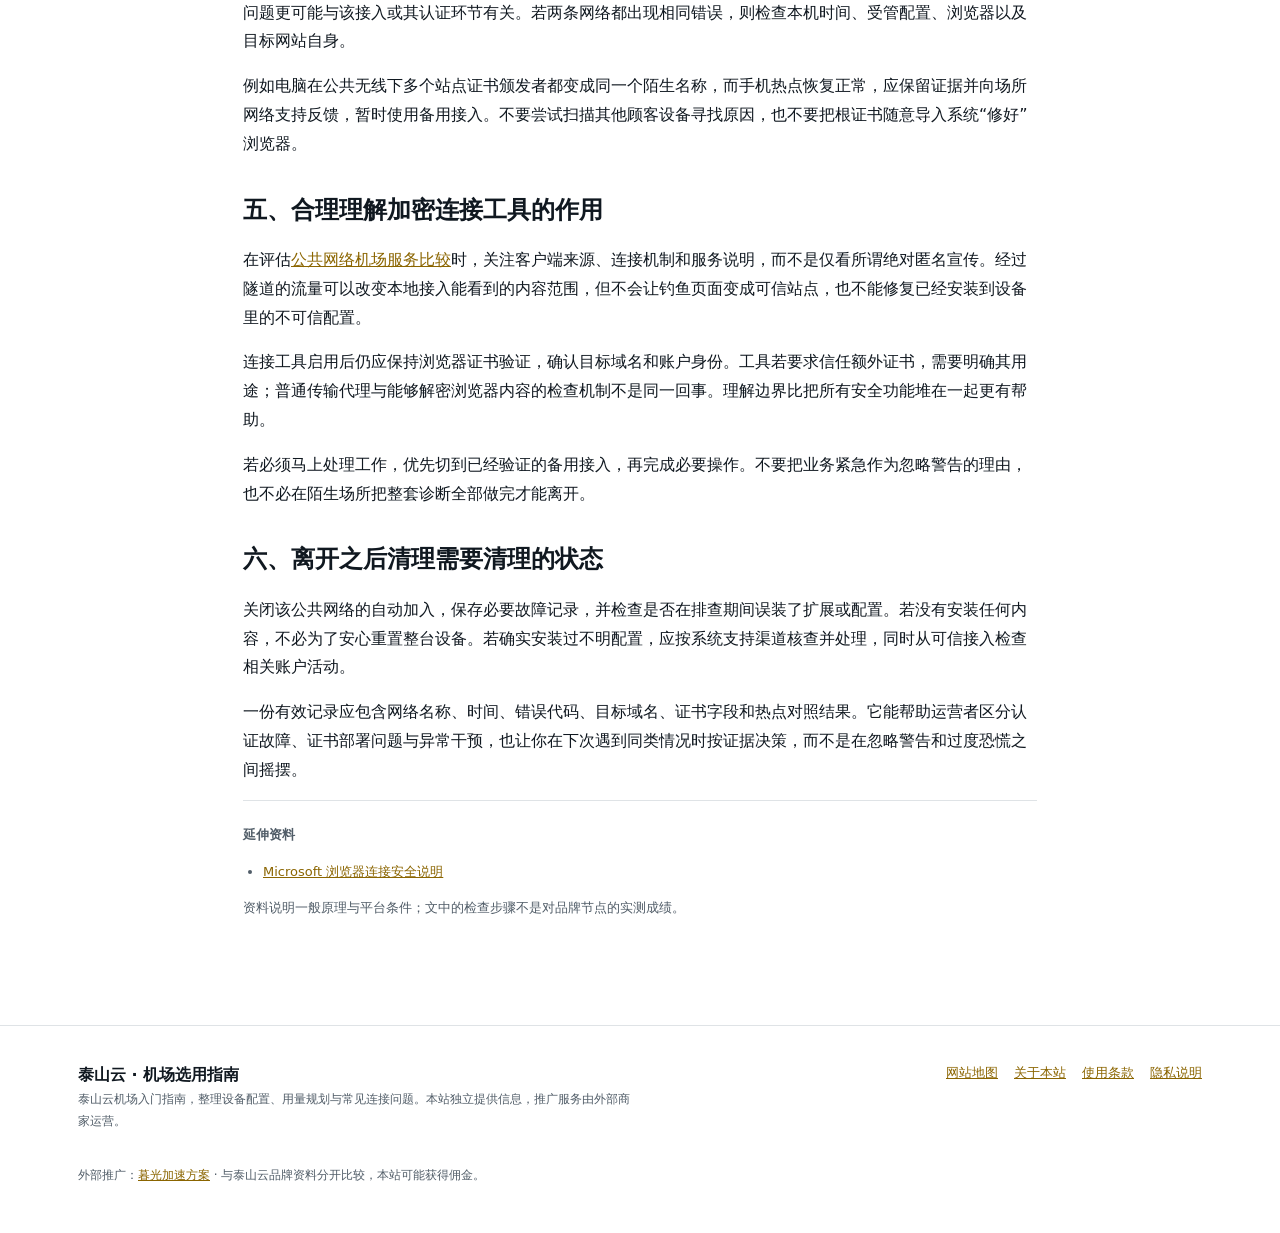
<file: public-wifi-security-mitm-defense.html>
<!DOCTYPE html>

<html lang="zh-CN"><head><meta charset="utf-8"/><meta content="width=device-width,initial-scale=1" name="viewport"/><title>公共无线网络出现证书警告：从入口确认到浏览器证据的处理流程</title><link href="style.css" rel="stylesheet"/><meta content="公共Wi-Fi出现证书警告时，先核对网络入口、系统时间和目标地址。保留错误信息并联系网络管理方，不通过关闭校验来让页面勉强打开。" name="description"/><link href="https://taishancloud.sbs/public-wifi-security-mitm-defense.html" rel="canonical"/><meta content="公共无线网络出现证书警告：从入口确认到浏览器证据的处理流程" property="og:title"/><meta content="公共Wi-Fi出现证书警告时，先核对网络入口、系统时间和目标地址。保留错误信息并联系网络管理方，不通过关闭校验来让页面勉强打开。" property="og:description"/><meta content="https://taishancloud.sbs/public-wifi-security-mitm-defense.html" property="og:url"/><meta content="website" property="og:type"/><meta content="泰山云选用指南" property="og:site_name"/><meta content="summary" name="twitter:card"/><link href="editorial.css" rel="stylesheet"/><script type="application/ld+json">{"@context": "https://schema.org", "@type": "WebPage", "name": "公共无线网络出现证书警告：从入口确认到浏览器证据的处理流程", "url": "https://taishancloud.sbs/public-wifi-security-mitm-defense.html", "inLanguage": "zh-CN", "description": "公共Wi-Fi出现证书警告时，先核对网络入口、系统时间和目标地址。保留错误信息并联系网络管理方，不通过关闭校验来让页面勉强打开。"}</script></head><body class="mountain"><header class="site-nav"><div class="shell nav-inner"><a class="wordmark" href="index.html"><svg aria-hidden="true" height="32" role="img" viewbox="0 0 100 100" width="32"><path d="M50 0L100 100H0L50 0Z" fill="none" stroke="#eab308" stroke-width="8"></path><path d="M50 30L80 100H20L50 30Z" fill="none" stroke="#000" stroke-width="4"></path></svg><span>泰山云</span></a><nav aria-label="主导航" class="site-links"><a href="index.html#pricing">套餐</a><a href="index.html#streaming">流媒体与AI</a><a href="index.html#reviews">使用反馈</a><a href="tech-radar.html">使用指南</a></nav><details class="mobile-nav"><summary>导航</summary><nav aria-label="手机导航"><a href="index.html#pricing">套餐</a><a href="index.html#streaming">流媒体与AI</a><a href="index.html#reviews">使用反馈</a><a href="tech-radar.html">使用指南</a></nav></details></div></header><main class="content-page"><p class="eyebrow">泰山云 · 使用指南 / 更新于 2026-11-22</p><h1>公共无线网络出现证书警告：从入口确认到浏览器证据的处理流程</h1><p class="section-intro">公共Wi-Fi出现证书警告时，先核对网络入口、系统时间和目标地址。保留错误信息并联系网络管理方，不通过关闭校验来让页面勉强打开。</p><div data-content="article" data-swc-article-body="2026-11-16"><h2>证书警告是一条需要核对的线索</h2>
<p>在机场或咖啡馆连上无线网络后，浏览器提示连接不安全，有时是门户认证尚未完成，有时是电脑时间错误，也可能涉及错误入口或网络干预。仅凭警告不能直接宣布遭到攻击，但也不能为了赶时间忽略它继续输入账户信息。先确定警告属于哪个域名和哪个阶段，再做针对性处理。</p>
<p>把需要访问的业务暂时停在登录之前，保存错误页面上的代码、域名和发生时间。不要把酒店无线密码输入工作平台登录框，也不要把浏览器的证书错误和网站自己的账户验证提示混为一谈。前者涉及连接身份，后者属于应用账户流程。</p>
<h2>一、确认接入名称与认证入口</h2>
<p>第一步，从场所公布的信息核对网络名称，避免连接相似拼写的热点。第二步，在系统无线设置中确认当前连接，并完成场所要求的门户登录。第三步，认证完成后重新打开自己保存的业务书签。第四步，观察证书警告是否只在门户出现，还是多个正常网站都出现。</p>
<p>若门户要求安装根证书、设备管理配置或不明应用才能使用普通访客网络，先向运营者确认用途，不按页面催促直接安装。单位提供的受管网络可能有既定证书方案，但应通过单位已知渠道核对，而不是仅凭当前网页声称自己属于单位就接受。</p>
<h2>二、检查时间与访问域名</h2>
<p>系统日期偏差可能导致有效证书被判断为尚未生效或已经过期。先检查设备时间、日期与时区，使用系统正常的时间同步功能校正后重试。若时间正确，仔细比较地址栏主机名与已知入口，尤其注意多出的词、相近字符和异常的跳转后缀。</p>
<p>从自己的书签或已核实的第一方入口重新进入，不点击陌生消息里的登录链接。若只有一个网站报错，而其他正常，可能是该站点证书部署问题；若多个独立网站都突然报错，应进一步比较其他接入，避免在当前网络上继续处理敏感业务。</p>
<h2>三、查看证书信息但不自行放行</h2>
<p>在浏览器错误页或连接信息中查看证书的颁发对象、有效期和颁发者，记录是否与访问域名相符。不同浏览器展示位置不同，但这些字段含义一致。颁发者名称陌生并不自动证明恶意，需要与站点、系统信任和受管环境一起判断；域名明显不符则应停止该连接。</p>
<p>证书能够通过验证，只说明连接身份校验满足浏览器当前信任规则，不代表网站业务本身可信。因此还要核对网站入口和请求内容。不要把小锁图标当成对交易、文件或运营者的全面认证，也不要用“关闭证书验证”来消除一个尚未解释的异常。</p>
<h2>四、用另一接入做范围对照</h2>
<p>使用已经验证可用的手机热点重新访问同一个书签，保持设备与浏览器不变。若热点正常、公共无线持续异常，问题更可能与该接入或其认证环节有关。若两条网络都出现相同错误，则检查本机时间、受管配置、浏览器以及目标网站自身。</p>
<p>例如电脑在公共无线下多个站点证书颁发者都变成同一个陌生名称，而手机热点恢复正常，应保留证据并向场所网络支持反馈，暂时使用备用接入。不要尝试扫描其他顾客设备寻找原因，也不要把根证书随意导入系统“修好”浏览器。</p>
<h2>五、合理理解加密连接工具的作用</h2>
<p>在评估<a href="https://dajichang.mom/" rel="nofollow sponsored noopener">公共网络机场服务比较</a>时，关注客户端来源、连接机制和服务说明，而不是仅看所谓绝对匿名宣传。经过隧道的流量可以改变本地接入能看到的内容范围，但不会让钓鱼页面变成可信站点，也不能修复已经安装到设备里的不可信配置。</p>
<p>连接工具启用后仍应保持浏览器证书验证，确认目标域名和账户身份。工具若要求信任额外证书，需要明确其用途；普通传输代理与能够解密浏览器内容的检查机制不是同一回事。理解边界比把所有安全功能堆在一起更有帮助。</p>
<p>若必须马上处理工作，优先切到已经验证的备用接入，再完成必要操作。不要把业务紧急作为忽略警告的理由，也不必在陌生场所把整套诊断全部做完才能离开。</p>
<h2>六、离开之后清理需要清理的状态</h2>
<p>关闭该公共网络的自动加入，保存必要故障记录，并检查是否在排查期间误装了扩展或配置。若没有安装任何内容，不必为了安心重置整台设备。若确实安装过不明配置，应按系统支持渠道核查并处理，同时从可信接入检查相关账户活动。</p>
<p>一份有效记录应包含网络名称、时间、错误代码、目标域名、证书字段和热点对照结果。它能帮助运营者区分认证故障、证书部署问题与异常干预，也让你在下次遇到同类情况时按证据决策，而不是在忽略警告和过度恐慌之间摇摆。</p></div><aside class="article-sources"><strong>延伸资料</strong><ul><li><a href="https://support.microsoft.com/en-us/edge/securely-browse-the-web-in-microsoft-edge">Microsoft 浏览器连接安全说明</a></li></ul><p>资料说明一般原理与平台条件；文中的检查步骤不是对品牌节点的实测成绩。</p></aside></main><footer class="site-footer"><div class="shell footer-inner"><div><strong>泰山云 · 机场选用指南</strong><p>泰山云机场入门指南，整理设备配置、用量规划与常见连接问题。本站独立提供信息，推广服务由外部商家运营。</p></div><nav aria-label="页脚" class="footer-links"><a href="sitemap.html">网站地图</a><a href="about.html">关于本站</a><a href="terms.html">使用条款</a><a href="privacy.html">隐私说明</a></nav></div><div class="shell"><p class="source-line">外部推广：<a href="https://ww012.twilightaff.com/#/?code=A56DH1Af" rel="noopener nofollow sponsored" target="_blank">暮光加速方案</a> · 与泰山云品牌资料分开比较，本站可能获得佣金。</p></div></footer><script defer="" src="guide.js"></script></body></html>
</file>
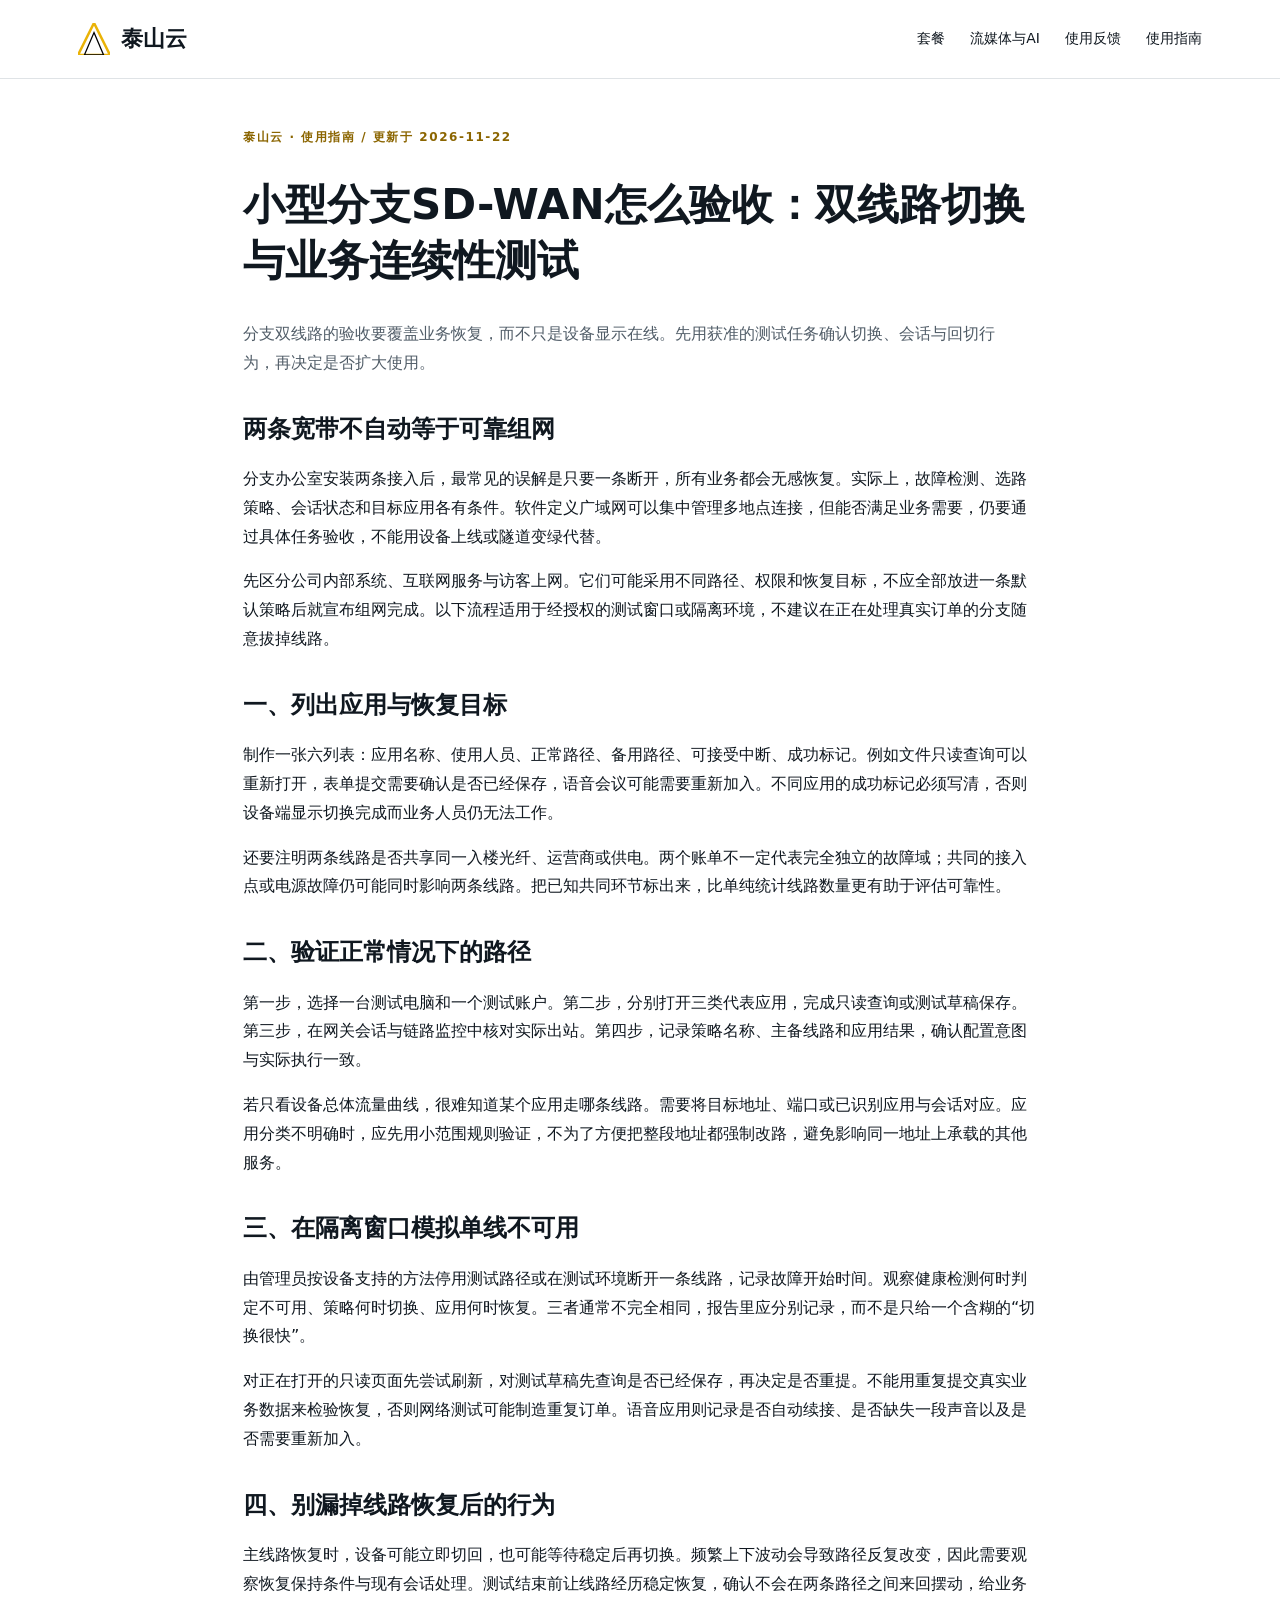
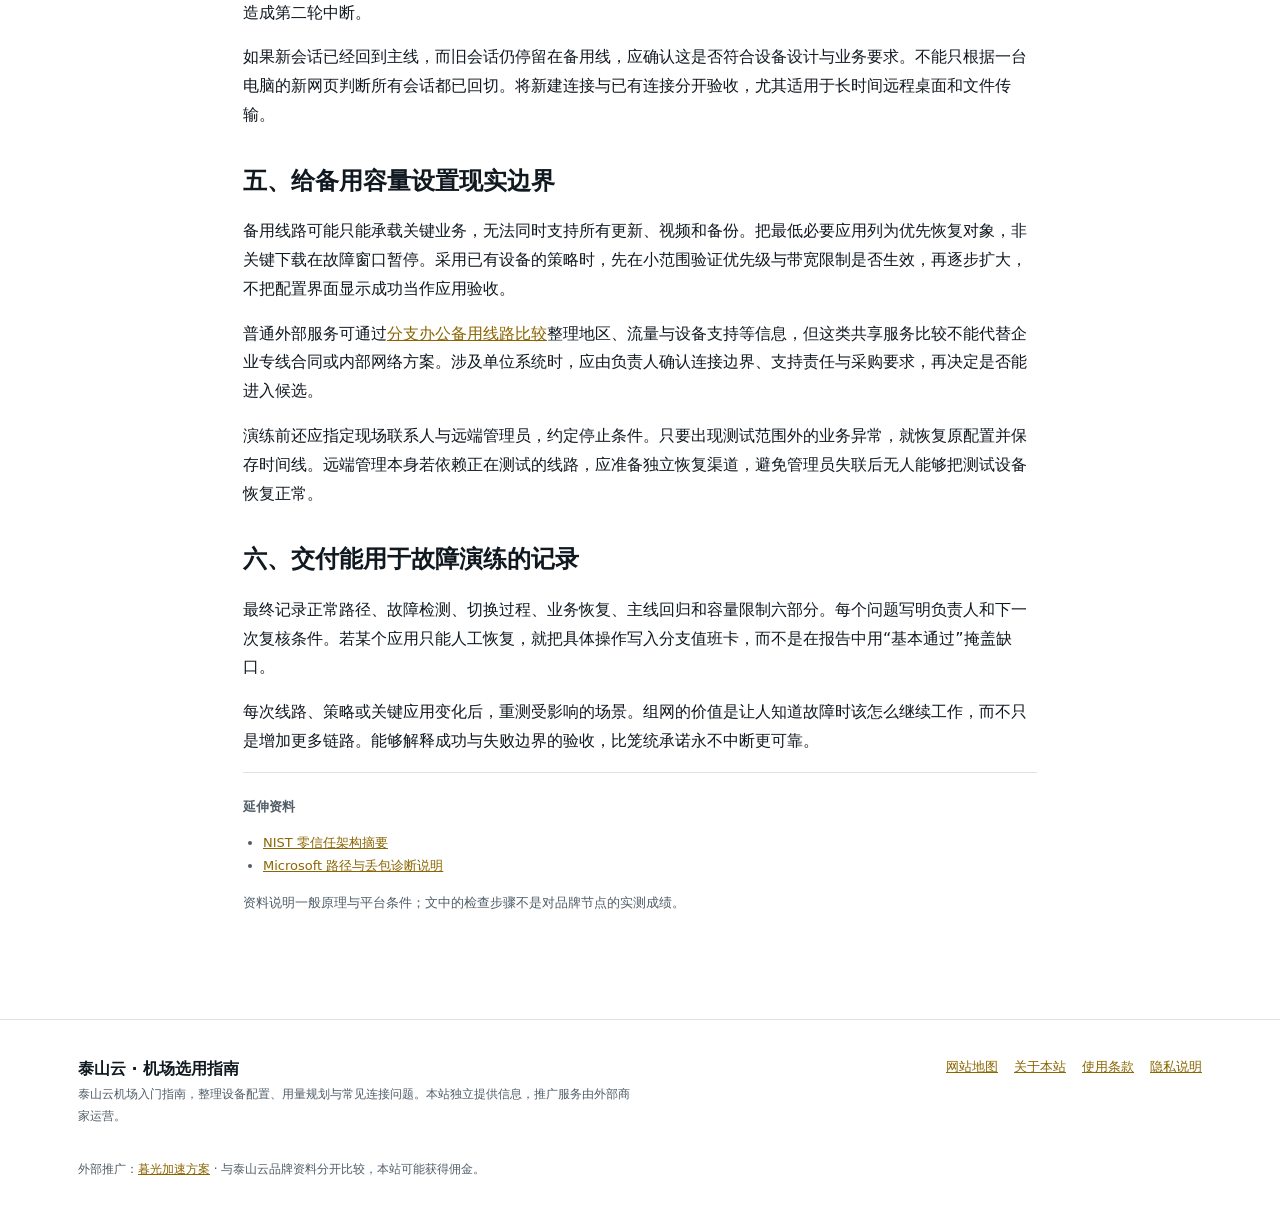
<file: sd-wan-enterprise-networking.html>
<!DOCTYPE html>

<html lang="zh-CN"><head><meta charset="utf-8"/><meta content="width=device-width,initial-scale=1" name="viewport"/><title>小型分支SD-WAN怎么验收：双线路切换与业务连续性测试</title><link href="style.css" rel="stylesheet"/><meta content="分支双线路的验收要覆盖业务恢复，而不只是设备显示在线。先用获准的测试任务确认切换、会话与回切行为，再决定是否扩大使用。" name="description"/><link href="https://taishancloud.sbs/sd-wan-enterprise-networking.html" rel="canonical"/><meta content="小型分支SD-WAN怎么验收：双线路切换与业务连续性测试" property="og:title"/><meta content="分支双线路的验收要覆盖业务恢复，而不只是设备显示在线。先用获准的测试任务确认切换、会话与回切行为，再决定是否扩大使用。" property="og:description"/><meta content="https://taishancloud.sbs/sd-wan-enterprise-networking.html" property="og:url"/><meta content="website" property="og:type"/><meta content="泰山云选用指南" property="og:site_name"/><meta content="summary" name="twitter:card"/><link href="editorial.css" rel="stylesheet"/><script type="application/ld+json">{"@context": "https://schema.org", "@type": "WebPage", "name": "小型分支SD-WAN怎么验收：双线路切换与业务连续性测试", "url": "https://taishancloud.sbs/sd-wan-enterprise-networking.html", "inLanguage": "zh-CN", "description": "分支双线路的验收要覆盖业务恢复，而不只是设备显示在线。先用获准的测试任务确认切换、会话与回切行为，再决定是否扩大使用。"}</script></head><body class="mountain"><header class="site-nav"><div class="shell nav-inner"><a class="wordmark" href="index.html"><svg aria-hidden="true" height="32" role="img" viewbox="0 0 100 100" width="32"><path d="M50 0L100 100H0L50 0Z" fill="none" stroke="#eab308" stroke-width="8"></path><path d="M50 30L80 100H20L50 30Z" fill="none" stroke="#000" stroke-width="4"></path></svg><span>泰山云</span></a><nav aria-label="主导航" class="site-links"><a href="index.html#pricing">套餐</a><a href="index.html#streaming">流媒体与AI</a><a href="index.html#reviews">使用反馈</a><a href="tech-radar.html">使用指南</a></nav><details class="mobile-nav"><summary>导航</summary><nav aria-label="手机导航"><a href="index.html#pricing">套餐</a><a href="index.html#streaming">流媒体与AI</a><a href="index.html#reviews">使用反馈</a><a href="tech-radar.html">使用指南</a></nav></details></div></header><main class="content-page"><p class="eyebrow">泰山云 · 使用指南 / 更新于 2026-11-22</p><h1>小型分支SD-WAN怎么验收：双线路切换与业务连续性测试</h1><p class="section-intro">分支双线路的验收要覆盖业务恢复，而不只是设备显示在线。先用获准的测试任务确认切换、会话与回切行为，再决定是否扩大使用。</p><div data-content="article" data-swc-article-body="2026-11-16"><h2>两条宽带不自动等于可靠组网</h2>
<p>分支办公室安装两条接入后，最常见的误解是只要一条断开，所有业务都会无感恢复。实际上，故障检测、选路策略、会话状态和目标应用各有条件。软件定义广域网可以集中管理多地点连接，但能否满足业务需要，仍要通过具体任务验收，不能用设备上线或隧道变绿代替。</p>
<p>先区分公司内部系统、互联网服务与访客上网。它们可能采用不同路径、权限和恢复目标，不应全部放进一条默认策略后就宣布组网完成。以下流程适用于经授权的测试窗口或隔离环境，不建议在正在处理真实订单的分支随意拔掉线路。</p>
<h2>一、列出应用与恢复目标</h2>
<p>制作一张六列表：应用名称、使用人员、正常路径、备用路径、可接受中断、成功标记。例如文件只读查询可以重新打开，表单提交需要确认是否已经保存，语音会议可能需要重新加入。不同应用的成功标记必须写清，否则设备端显示切换完成而业务人员仍无法工作。</p>
<p>还要注明两条线路是否共享同一入楼光纤、运营商或供电。两个账单不一定代表完全独立的故障域；共同的接入点或电源故障仍可能同时影响两条线路。把已知共同环节标出来，比单纯统计线路数量更有助于评估可靠性。</p>
<h2>二、验证正常情况下的路径</h2>
<p>第一步，选择一台测试电脑和一个测试账户。第二步，分别打开三类代表应用，完成只读查询或测试草稿保存。第三步，在网关会话与链路监控中核对实际出站。第四步，记录策略名称、主备线路和应用结果，确认配置意图与实际执行一致。</p>
<p>若只看设备总体流量曲线，很难知道某个应用走哪条线路。需要将目标地址、端口或已识别应用与会话对应。应用分类不明确时，应先用小范围规则验证，不为了方便把整段地址都强制改路，避免影响同一地址上承载的其他服务。</p>
<h2>三、在隔离窗口模拟单线不可用</h2>
<p>由管理员按设备支持的方法停用测试路径或在测试环境断开一条线路，记录故障开始时间。观察健康检测何时判定不可用、策略何时切换、应用何时恢复。三者通常不完全相同，报告里应分别记录，而不是只给一个含糊的“切换很快”。</p>
<p>对正在打开的只读页面先尝试刷新，对测试草稿先查询是否已经保存，再决定是否重提。不能用重复提交真实业务数据来检验恢复，否则网络测试可能制造重复订单。语音应用则记录是否自动续接、是否缺失一段声音以及是否需要重新加入。</p>
<h2>四、别漏掉线路恢复后的行为</h2>
<p>主线路恢复时，设备可能立即切回，也可能等待稳定后再切换。频繁上下波动会导致路径反复改变，因此需要观察恢复保持条件与现有会话处理。测试结束前让线路经历稳定恢复，确认不会在两条路径之间来回摆动，给业务造成第二轮中断。</p>
<p>如果新会话已经回到主线，而旧会话仍停留在备用线，应确认这是否符合设备设计与业务要求。不能只根据一台电脑的新网页判断所有会话都已回切。将新建连接与已有连接分开验收，尤其适用于长时间远程桌面和文件传输。</p>
<h2>五、给备用容量设置现实边界</h2>
<p>备用线路可能只能承载关键业务，无法同时支持所有更新、视频和备份。把最低必要应用列为优先恢复对象，非关键下载在故障窗口暂停。采用已有设备的策略时，先在小范围验证优先级与带宽限制是否生效，再逐步扩大，不把配置界面显示成功当作应用验收。</p>
<p>普通外部服务可通过<a href="https://dajichang.mom/" rel="nofollow sponsored noopener">分支办公备用线路比较</a>整理地区、流量与设备支持等信息，但这类共享服务比较不能代替企业专线合同或内部网络方案。涉及单位系统时，应由负责人确认连接边界、支持责任与采购要求，再决定是否能进入候选。</p>
<p>演练前还应指定现场联系人与远端管理员，约定停止条件。只要出现测试范围外的业务异常，就恢复原配置并保存时间线。远端管理本身若依赖正在测试的线路，应准备独立恢复渠道，避免管理员失联后无人能够把测试设备恢复正常。</p>
<h2>六、交付能用于故障演练的记录</h2>
<p>最终记录正常路径、故障检测、切换过程、业务恢复、主线回归和容量限制六部分。每个问题写明负责人和下一次复核条件。若某个应用只能人工恢复，就把具体操作写入分支值班卡，而不是在报告中用“基本通过”掩盖缺口。</p>
<p>每次线路、策略或关键应用变化后，重测受影响的场景。组网的价值是让人知道故障时该怎么继续工作，而不只是增加更多链路。能够解释成功与失败边界的验收，比笼统承诺永不中断更可靠。</p></div><aside class="article-sources"><strong>延伸资料</strong><ul><li><a href="https://csrc.nist.gov/pubs/sp/800/207/final">NIST 零信任架构摘要</a></li><li><a href="https://learn.microsoft.com/windows-server/administration/windows-commands/pathping">Microsoft 路径与丢包诊断说明</a></li></ul><p>资料说明一般原理与平台条件；文中的检查步骤不是对品牌节点的实测成绩。</p></aside></main><footer class="site-footer"><div class="shell footer-inner"><div><strong>泰山云 · 机场选用指南</strong><p>泰山云机场入门指南，整理设备配置、用量规划与常见连接问题。本站独立提供信息，推广服务由外部商家运营。</p></div><nav aria-label="页脚" class="footer-links"><a href="sitemap.html">网站地图</a><a href="about.html">关于本站</a><a href="terms.html">使用条款</a><a href="privacy.html">隐私说明</a></nav></div><div class="shell"><p class="source-line">外部推广：<a href="https://ww012.twilightaff.com/#/?code=A56DH1Af" rel="noopener nofollow sponsored" target="_blank">暮光加速方案</a> · 与泰山云品牌资料分开比较，本站可能获得佣金。</p></div></footer><script defer="" src="guide.js"></script></body></html>
</file>
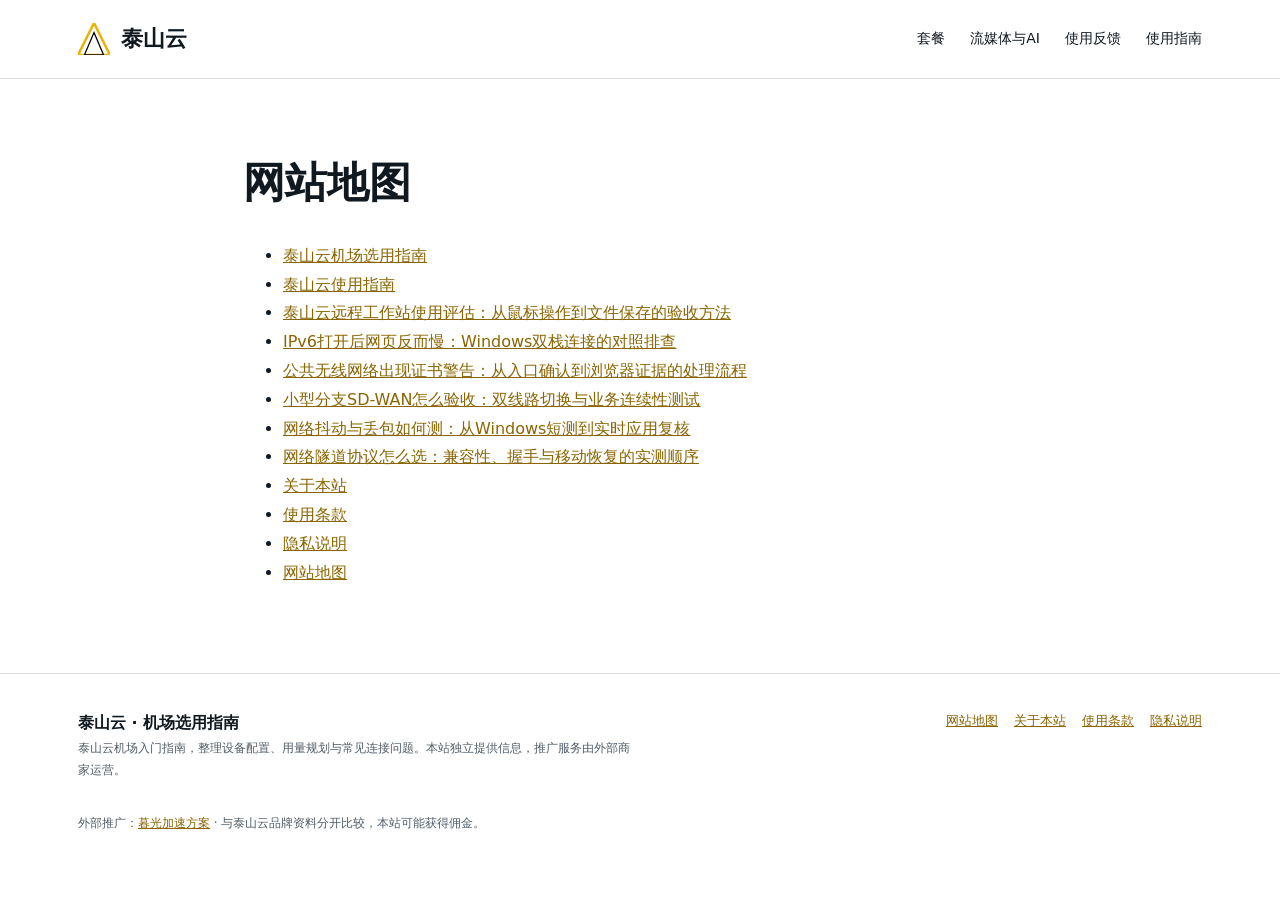
<file: sitemap.html>
<!DOCTYPE html>

<html lang="zh-CN"><head><meta charset="utf-8"/><meta content="width=device-width,initial-scale=1" name="viewport"/><title>泰山云网站地图</title><link href="style.css" rel="stylesheet"/><meta content="本站页面与六篇使用指南索引。" name="description"/><link href="https://taishancloud.sbs/sitemap.html" rel="canonical"/><meta content="泰山云网站地图" property="og:title"/><meta content="本站页面与六篇使用指南索引。" property="og:description"/><meta content="https://taishancloud.sbs/sitemap.html" property="og:url"/><meta content="website" property="og:type"/><meta content="泰山云选用指南" property="og:site_name"/><meta content="summary" name="twitter:card"/><link href="editorial.css" rel="stylesheet"/><script type="application/ld+json">{"@context": "https://schema.org", "@type": "WebPage", "name": "泰山云网站地图", "url": "https://taishancloud.sbs/sitemap.html", "inLanguage": "zh-CN", "description": "本站页面与六篇使用指南索引。"}</script></head><body class="mountain"><header class="site-nav"><div class="shell nav-inner"><a class="wordmark" href="index.html"><svg aria-hidden="true" height="32" role="img" viewbox="0 0 100 100" width="32"><path d="M50 0L100 100H0L50 0Z" fill="none" stroke="#eab308" stroke-width="8"></path><path d="M50 30L80 100H20L50 30Z" fill="none" stroke="#000" stroke-width="4"></path></svg><span>泰山云</span></a><nav aria-label="主导航" class="site-links"><a href="index.html#pricing">套餐</a><a href="index.html#streaming">流媒体与AI</a><a href="index.html#reviews">使用反馈</a><a href="tech-radar.html">使用指南</a></nav><details class="mobile-nav"><summary>导航</summary><nav aria-label="手机导航"><a href="index.html#pricing">套餐</a><a href="index.html#streaming">流媒体与AI</a><a href="index.html#reviews">使用反馈</a><a href="tech-radar.html">使用指南</a></nav></details></div></header><main class="content-page"><h1>网站地图</h1><ul><li><a href="index.html">泰山云机场选用指南</a></li><li><a href="tech-radar.html">泰山云使用指南</a></li><li><a href="taishan-cloud-low-latency-edge-computing.html">泰山云远程工作站使用评估：从鼠标操作到文件保存的验收方法</a></li><li><a href="ipv6-adoption-routing-efficiency.html">IPv6打开后网页反而慢：Windows双栈连接的对照排查</a></li><li><a href="public-wifi-security-mitm-defense.html">公共无线网络出现证书警告：从入口确认到浏览器证据的处理流程</a></li><li><a href="sd-wan-enterprise-networking.html">小型分支SD-WAN怎么验收：双线路切换与业务连续性测试</a></li><li><a href="understanding-jitter-packet-loss.html">网络抖动与丢包如何测：从Windows短测到实时应用复核</a></li><li><a href="vpn-protocol-technical-evolution.html">网络隧道协议怎么选：兼容性、握手与移动恢复的实测顺序</a></li><li><a href="about.html">关于本站</a></li><li><a href="terms.html">使用条款</a></li><li><a href="privacy.html">隐私说明</a></li><li><a href="sitemap.html">网站地图</a></li></ul></main><footer class="site-footer"><div class="shell footer-inner"><div><strong>泰山云 · 机场选用指南</strong><p>泰山云机场入门指南，整理设备配置、用量规划与常见连接问题。本站独立提供信息，推广服务由外部商家运营。</p></div><nav aria-label="页脚" class="footer-links"><a href="sitemap.html">网站地图</a><a href="about.html">关于本站</a><a href="terms.html">使用条款</a><a href="privacy.html">隐私说明</a></nav></div><div class="shell"><p class="source-line">外部推广：<a href="https://ww012.twilightaff.com/#/?code=A56DH1Af" rel="noopener nofollow sponsored" target="_blank">暮光加速方案</a> · 与泰山云品牌资料分开比较，本站可能获得佣金。</p></div></footer><script defer="" src="guide.js"></script></body></html>
</file>
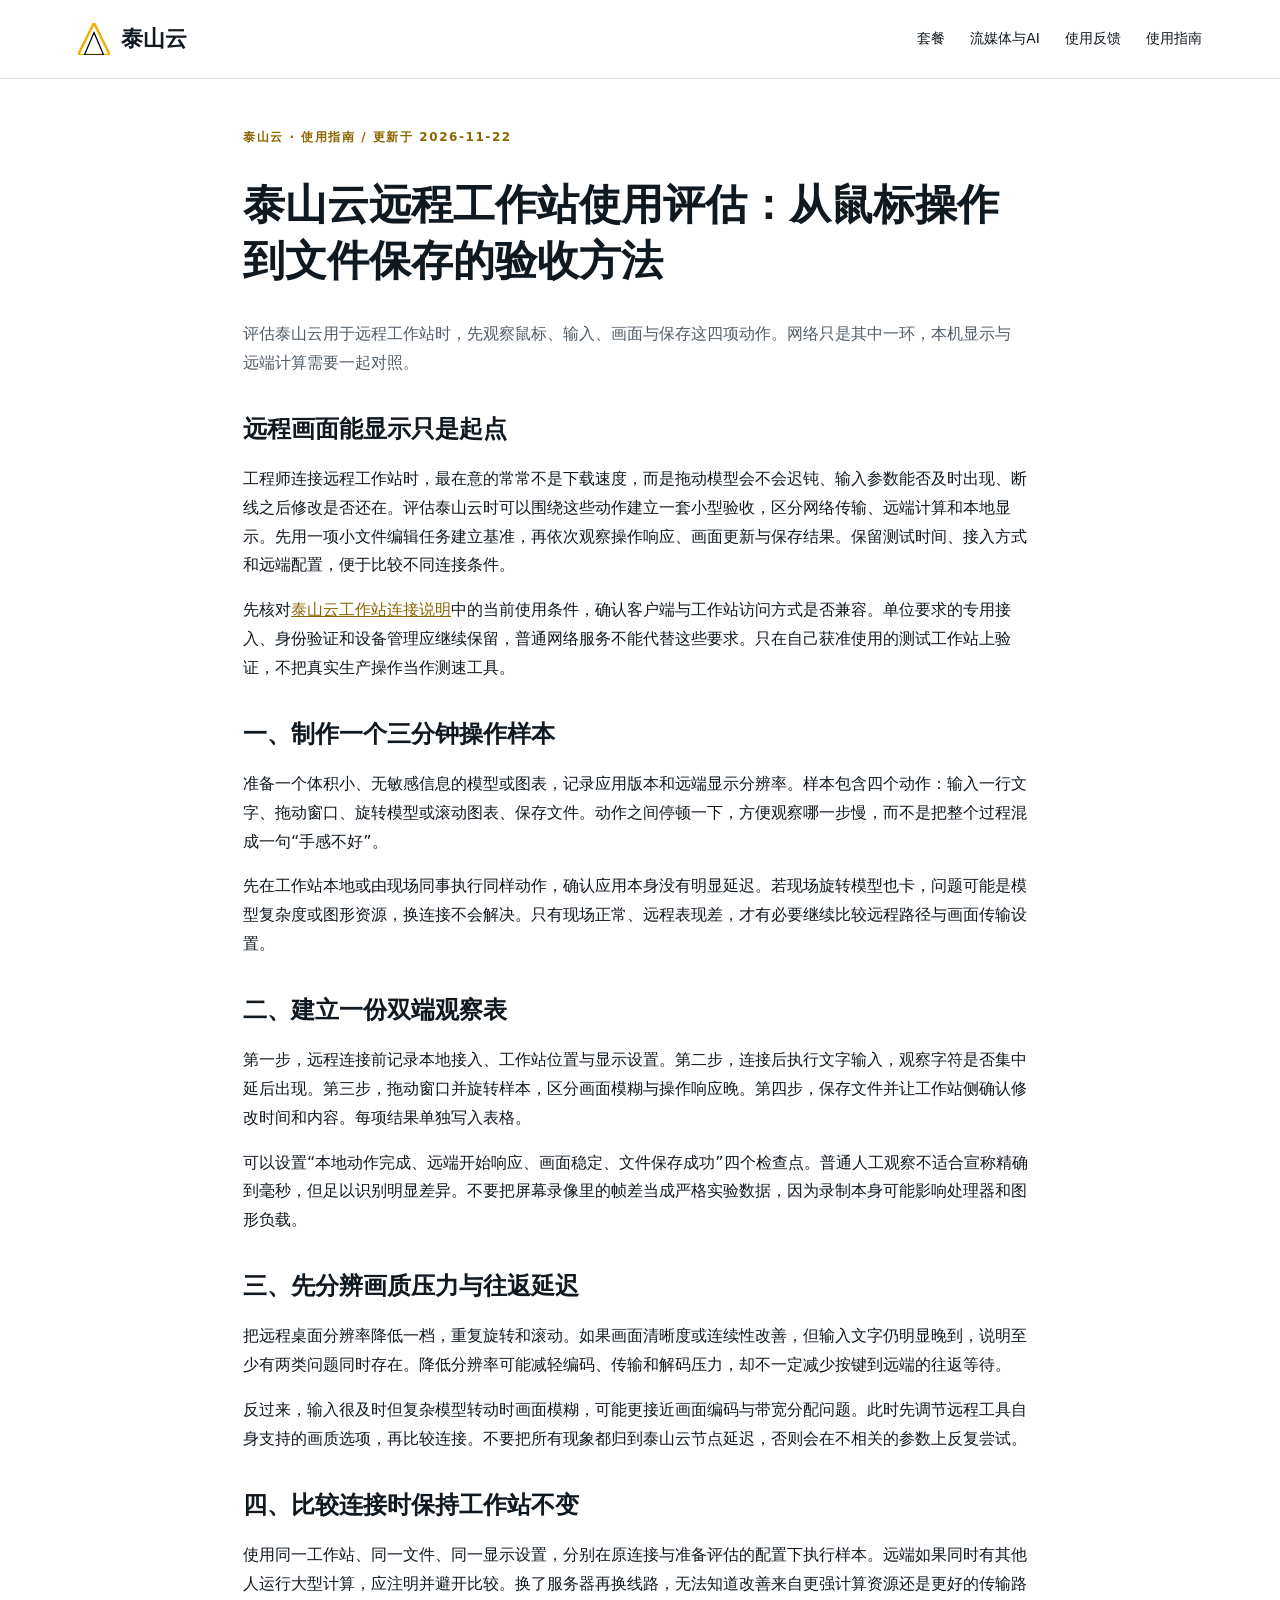
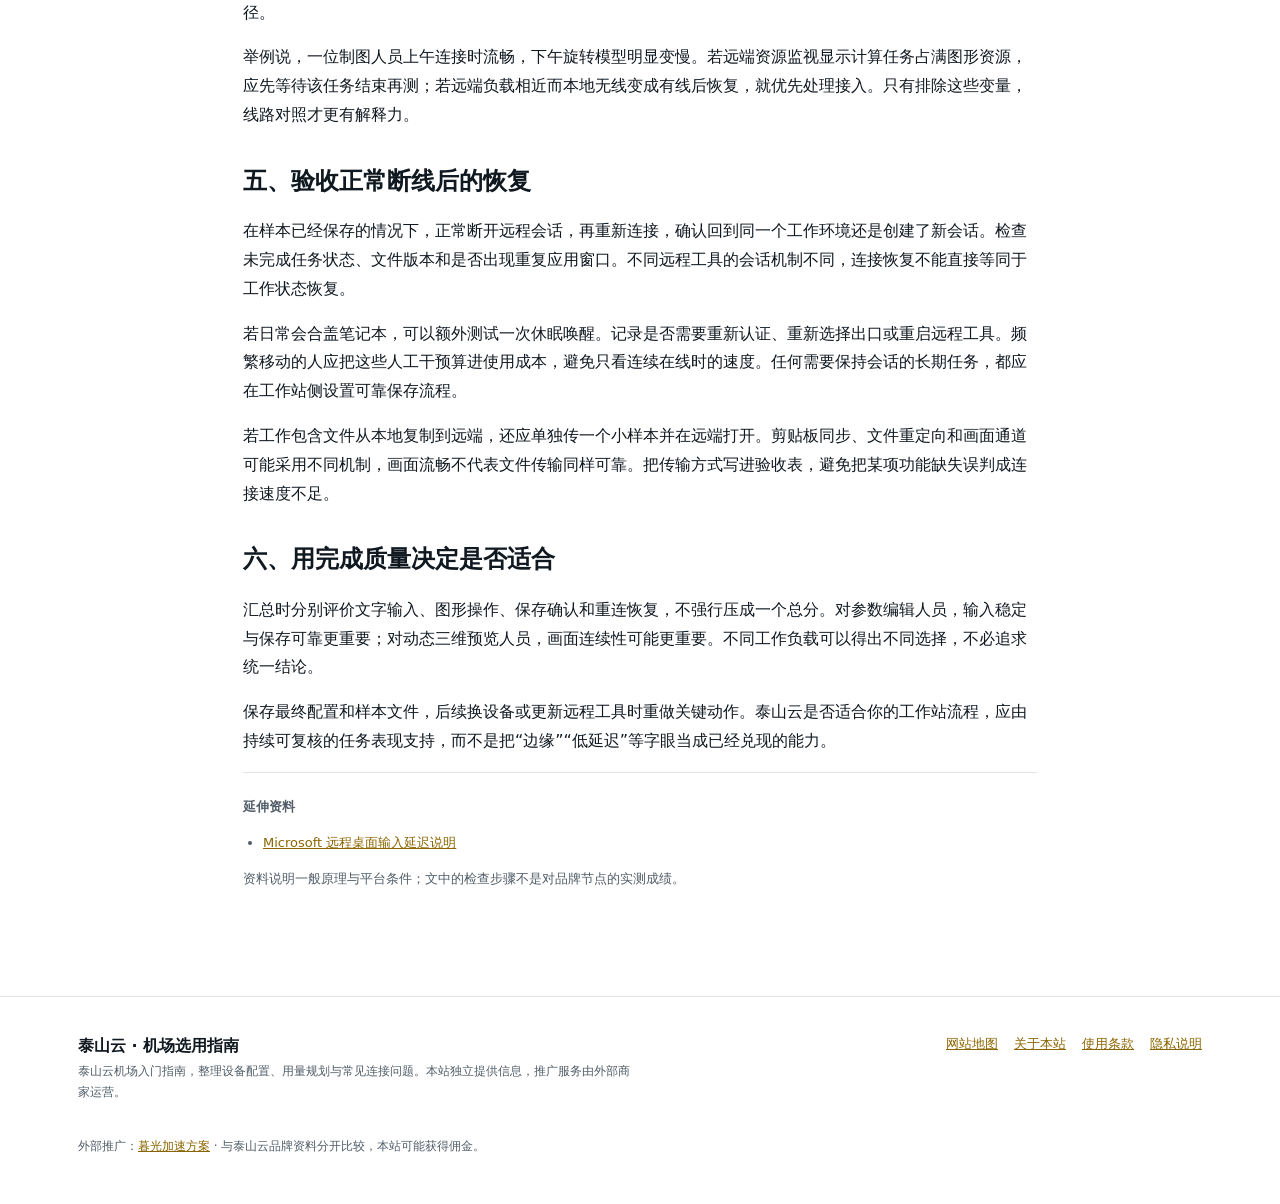
<file: taishan-cloud-low-latency-edge-computing.html>
<!DOCTYPE html>

<html lang="zh-CN"><head><meta charset="utf-8"/><meta content="width=device-width,initial-scale=1" name="viewport"/><title>泰山云远程工作站使用评估：从鼠标操作到文件保存的验收方法</title><link href="style.css" rel="stylesheet"/><meta content="评估泰山云用于远程工作站时，先观察鼠标、输入、画面与保存这四项动作。网络只是其中一环，本机显示与远端计算需要一起对照。" name="description"/><link href="https://taishancloud.sbs/taishan-cloud-low-latency-edge-computing.html" rel="canonical"/><meta content="泰山云远程工作站使用评估：从鼠标操作到文件保存的验收方法" property="og:title"/><meta content="评估泰山云用于远程工作站时，先观察鼠标、输入、画面与保存这四项动作。网络只是其中一环，本机显示与远端计算需要一起对照。" property="og:description"/><meta content="https://taishancloud.sbs/taishan-cloud-low-latency-edge-computing.html" property="og:url"/><meta content="website" property="og:type"/><meta content="泰山云选用指南" property="og:site_name"/><meta content="summary" name="twitter:card"/><link href="editorial.css" rel="stylesheet"/><script type="application/ld+json">{"@context": "https://schema.org", "@type": "WebPage", "name": "泰山云远程工作站使用评估：从鼠标操作到文件保存的验收方法", "url": "https://taishancloud.sbs/taishan-cloud-low-latency-edge-computing.html", "inLanguage": "zh-CN", "description": "评估泰山云用于远程工作站时，先观察鼠标、输入、画面与保存这四项动作。网络只是其中一环，本机显示与远端计算需要一起对照。"}</script></head><body class="mountain"><header class="site-nav"><div class="shell nav-inner"><a class="wordmark" href="index.html"><svg aria-hidden="true" height="32" role="img" viewbox="0 0 100 100" width="32"><path d="M50 0L100 100H0L50 0Z" fill="none" stroke="#eab308" stroke-width="8"></path><path d="M50 30L80 100H20L50 30Z" fill="none" stroke="#000" stroke-width="4"></path></svg><span>泰山云</span></a><nav aria-label="主导航" class="site-links"><a href="index.html#pricing">套餐</a><a href="index.html#streaming">流媒体与AI</a><a href="index.html#reviews">使用反馈</a><a href="tech-radar.html">使用指南</a></nav><details class="mobile-nav"><summary>导航</summary><nav aria-label="手机导航"><a href="index.html#pricing">套餐</a><a href="index.html#streaming">流媒体与AI</a><a href="index.html#reviews">使用反馈</a><a href="tech-radar.html">使用指南</a></nav></details></div></header><main class="content-page"><p class="eyebrow">泰山云 · 使用指南 / 更新于 2026-11-22</p><h1>泰山云远程工作站使用评估：从鼠标操作到文件保存的验收方法</h1><p class="section-intro">评估泰山云用于远程工作站时，先观察鼠标、输入、画面与保存这四项动作。网络只是其中一环，本机显示与远端计算需要一起对照。</p><div data-content="article" data-swc-article-body="2026-11-16"><h2>远程画面能显示只是起点</h2>
<p>工程师连接远程工作站时，最在意的常常不是下载速度，而是拖动模型会不会迟钝、输入参数能否及时出现、断线之后修改是否还在。评估泰山云时可以围绕这些动作建立一套小型验收，区分网络传输、远端计算和本地显示。先用一项小文件编辑任务建立基准，再依次观察操作响应、画面更新与保存结果。保留测试时间、接入方式和远端配置，便于比较不同连接条件。</p>
<p>先核对<a href="https://taishancloud.sbs/">泰山云工作站连接说明</a>中的当前使用条件，确认客户端与工作站访问方式是否兼容。单位要求的专用接入、身份验证和设备管理应继续保留，普通网络服务不能代替这些要求。只在自己获准使用的测试工作站上验证，不把真实生产操作当作测速工具。</p>
<h2>一、制作一个三分钟操作样本</h2>
<p>准备一个体积小、无敏感信息的模型或图表，记录应用版本和远端显示分辨率。样本包含四个动作：输入一行文字、拖动窗口、旋转模型或滚动图表、保存文件。动作之间停顿一下，方便观察哪一步慢，而不是把整个过程混成一句“手感不好”。</p>
<p>先在工作站本地或由现场同事执行同样动作，确认应用本身没有明显延迟。若现场旋转模型也卡，问题可能是模型复杂度或图形资源，换连接不会解决。只有现场正常、远程表现差，才有必要继续比较远程路径与画面传输设置。</p>
<h2>二、建立一份双端观察表</h2>
<p>第一步，远程连接前记录本地接入、工作站位置与显示设置。第二步，连接后执行文字输入，观察字符是否集中延后出现。第三步，拖动窗口并旋转样本，区分画面模糊与操作响应晚。第四步，保存文件并让工作站侧确认修改时间和内容。每项结果单独写入表格。</p>
<p>可以设置“本地动作完成、远端开始响应、画面稳定、文件保存成功”四个检查点。普通人工观察不适合宣称精确到毫秒，但足以识别明显差异。不要把屏幕录像里的帧差当成严格实验数据，因为录制本身可能影响处理器和图形负载。</p>
<h2>三、先分辨画质压力与往返延迟</h2>
<p>把远程桌面分辨率降低一档，重复旋转和滚动。如果画面清晰度或连续性改善，但输入文字仍明显晚到，说明至少有两类问题同时存在。降低分辨率可能减轻编码、传输和解码压力，却不一定减少按键到远端的往返等待。</p>
<p>反过来，输入很及时但复杂模型转动时画面模糊，可能更接近画面编码与带宽分配问题。此时先调节远程工具自身支持的画质选项，再比较连接。不要把所有现象都归到泰山云节点延迟，否则会在不相关的参数上反复尝试。</p>
<h2>四、比较连接时保持工作站不变</h2>
<p>使用同一工作站、同一文件、同一显示设置，分别在原连接与准备评估的配置下执行样本。远端如果同时有其他人运行大型计算，应注明并避开比较。换了服务器再换线路，无法知道改善来自更强计算资源还是更好的传输路径。</p>
<p>举例说，一位制图人员上午连接时流畅，下午旋转模型明显变慢。若远端资源监视显示计算任务占满图形资源，应先等待该任务结束再测；若远端负载相近而本地无线变成有线后恢复，就优先处理接入。只有排除这些变量，线路对照才更有解释力。</p>
<h2>五、验收正常断线后的恢复</h2>
<p>在样本已经保存的情况下，正常断开远程会话，再重新连接，确认回到同一个工作环境还是创建了新会话。检查未完成任务状态、文件版本和是否出现重复应用窗口。不同远程工具的会话机制不同，连接恢复不能直接等同于工作状态恢复。</p>
<p>若日常会合盖笔记本，可以额外测试一次休眠唤醒。记录是否需要重新认证、重新选择出口或重启远程工具。频繁移动的人应把这些人工干预算进使用成本，避免只看连续在线时的速度。任何需要保持会话的长期任务，都应在工作站侧设置可靠保存流程。</p>
<p>若工作包含文件从本地复制到远端，还应单独传一个小样本并在远端打开。剪贴板同步、文件重定向和画面通道可能采用不同机制，画面流畅不代表文件传输同样可靠。把传输方式写进验收表，避免把某项功能缺失误判成连接速度不足。</p>
<h2>六、用完成质量决定是否适合</h2>
<p>汇总时分别评价文字输入、图形操作、保存确认和重连恢复，不强行压成一个总分。对参数编辑人员，输入稳定与保存可靠更重要；对动态三维预览人员，画面连续性可能更重要。不同工作负载可以得出不同选择，不必追求统一结论。</p>
<p>保存最终配置和样本文件，后续换设备或更新远程工具时重做关键动作。泰山云是否适合你的工作站流程，应由持续可复核的任务表现支持，而不是把“边缘”“低延迟”等字眼当成已经兑现的能力。</p></div><aside class="article-sources"><strong>延伸资料</strong><ul><li><a href="https://learn.microsoft.com/en-us/windows-server/remote/remote-desktop-services/rds-rdsh-performance-counters">Microsoft 远程桌面输入延迟说明</a></li></ul><p>资料说明一般原理与平台条件；文中的检查步骤不是对品牌节点的实测成绩。</p></aside></main><footer class="site-footer"><div class="shell footer-inner"><div><strong>泰山云 · 机场选用指南</strong><p>泰山云机场入门指南，整理设备配置、用量规划与常见连接问题。本站独立提供信息，推广服务由外部商家运营。</p></div><nav aria-label="页脚" class="footer-links"><a href="sitemap.html">网站地图</a><a href="about.html">关于本站</a><a href="terms.html">使用条款</a><a href="privacy.html">隐私说明</a></nav></div><div class="shell"><p class="source-line">外部推广：<a href="https://ww012.twilightaff.com/#/?code=A56DH1Af" rel="noopener nofollow sponsored" target="_blank">暮光加速方案</a> · 与泰山云品牌资料分开比较，本站可能获得佣金。</p></div></footer><script defer="" src="guide.js"></script></body></html>
</file>
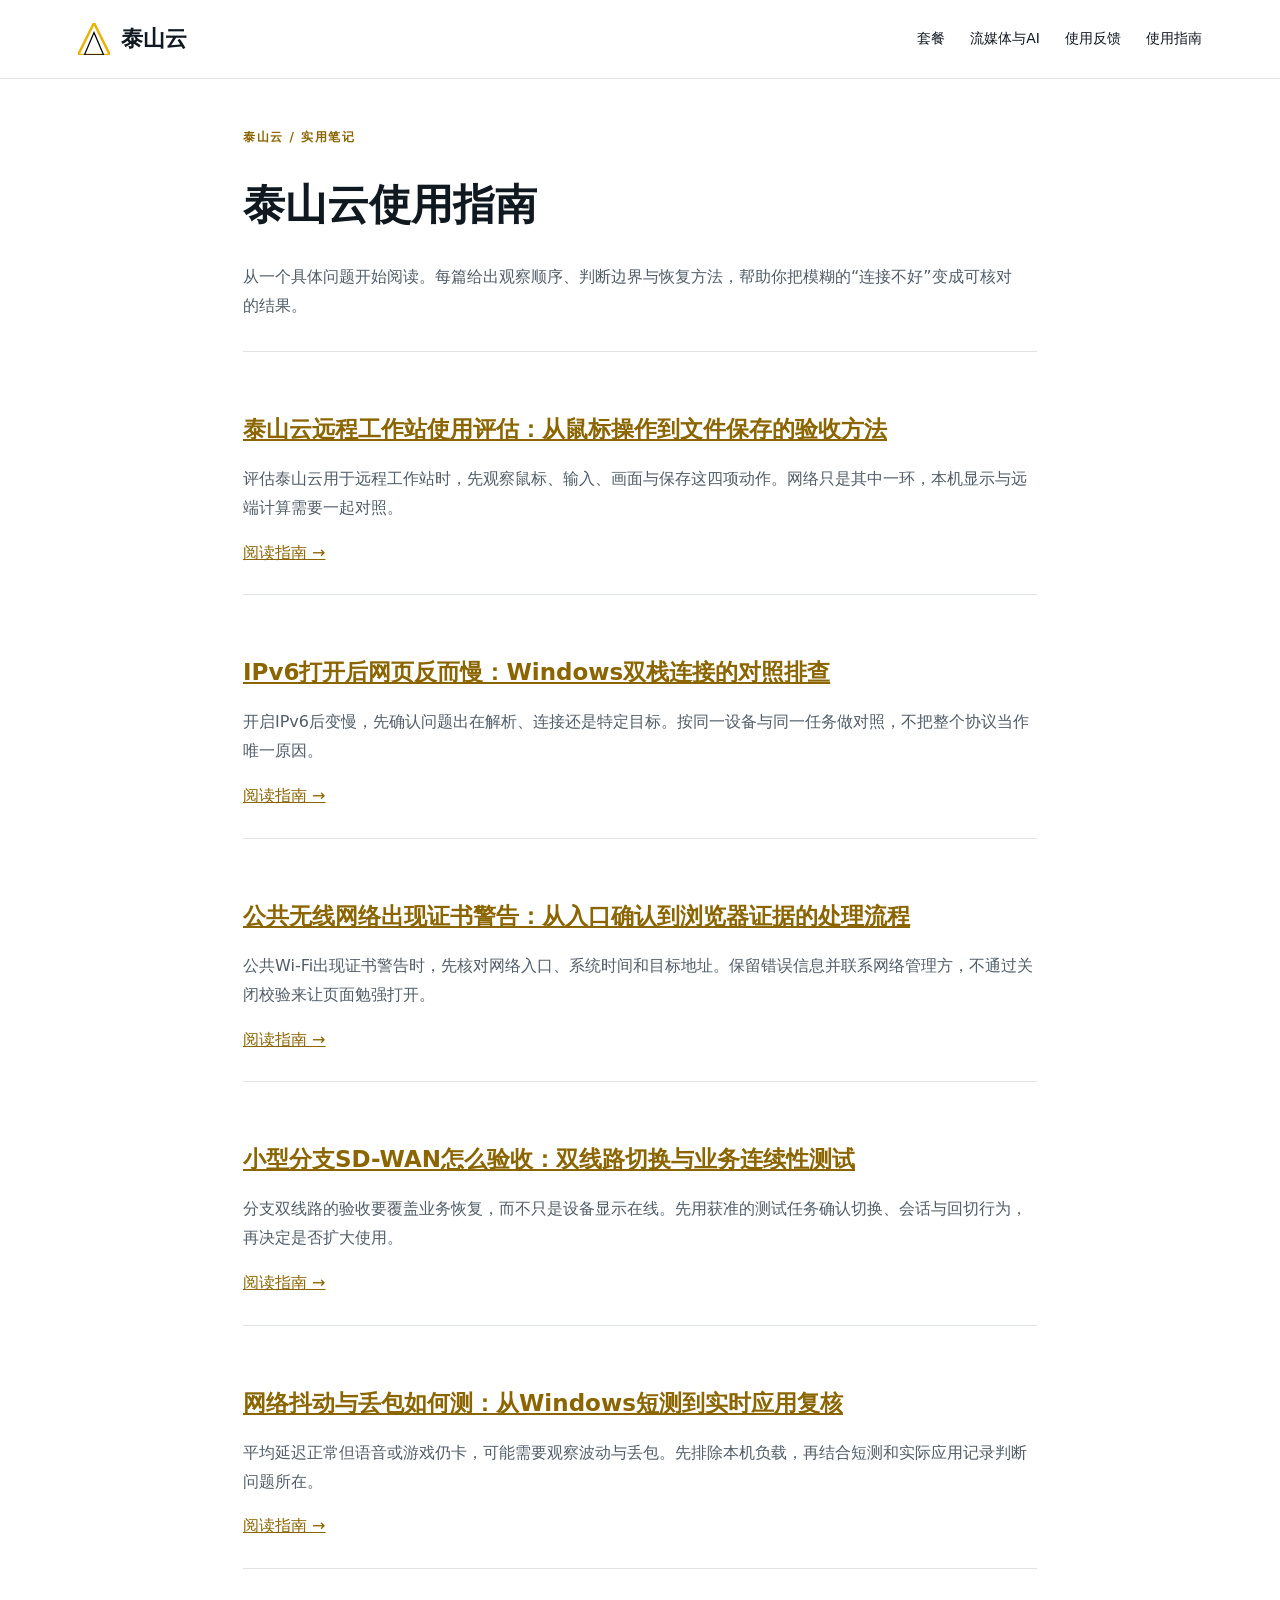
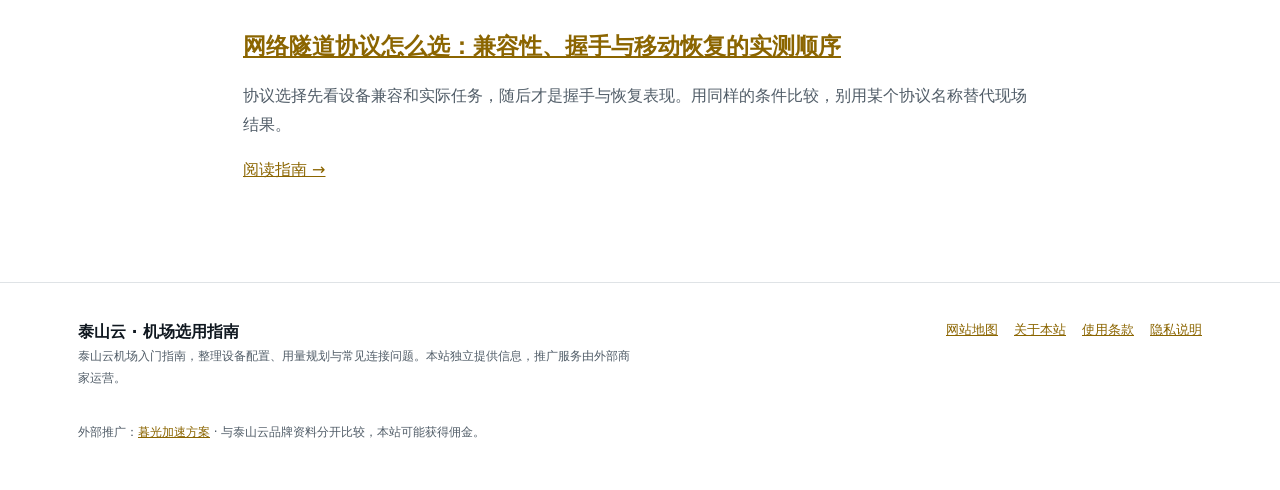
<file: tech-radar.html>
<!DOCTYPE html>

<html lang="zh-CN"><head><meta charset="utf-8"/><meta content="width=device-width,initial-scale=1" name="viewport"/><title>泰山云使用指南｜设备、任务与连接排查</title><link href="style.css" rel="stylesheet"/><meta content="按问题查找泰山云的选用与连接排查笔记，区分配置、网络、平台条件和实际任务。" name="description"/><link href="https://taishancloud.sbs/tech-radar.html" rel="canonical"/><meta content="泰山云使用指南｜设备、任务与连接排查" property="og:title"/><meta content="按问题查找泰山云的选用与连接排查笔记，区分配置、网络、平台条件和实际任务。" property="og:description"/><meta content="https://taishancloud.sbs/tech-radar.html" property="og:url"/><meta content="website" property="og:type"/><meta content="泰山云选用指南" property="og:site_name"/><meta content="summary" name="twitter:card"/><link href="editorial.css" rel="stylesheet"/><script type="application/ld+json">{"@context": "https://schema.org", "@type": "WebPage", "name": "泰山云使用指南｜设备、任务与连接排查", "url": "https://taishancloud.sbs/tech-radar.html", "inLanguage": "zh-CN", "description": "按问题查找泰山云的选用与连接排查笔记，区分配置、网络、平台条件和实际任务。"}</script></head><body class="mountain"><header class="site-nav"><div class="shell nav-inner"><a class="wordmark" href="index.html"><svg aria-hidden="true" height="32" role="img" viewbox="0 0 100 100" width="32"><path d="M50 0L100 100H0L50 0Z" fill="none" stroke="#eab308" stroke-width="8"></path><path d="M50 30L80 100H20L50 30Z" fill="none" stroke="#000" stroke-width="4"></path></svg><span>泰山云</span></a><nav aria-label="主导航" class="site-links"><a href="index.html#pricing">套餐</a><a href="index.html#streaming">流媒体与AI</a><a href="index.html#reviews">使用反馈</a><a href="tech-radar.html">使用指南</a></nav><details class="mobile-nav"><summary>导航</summary><nav aria-label="手机导航"><a href="index.html#pricing">套餐</a><a href="index.html#streaming">流媒体与AI</a><a href="index.html#reviews">使用反馈</a><a href="tech-radar.html">使用指南</a></nav></details></div></header><main class="content-page"><p class="eyebrow">泰山云 / 实用笔记</p><h1>泰山云使用指南</h1><p class="section-intro">从一个具体问题开始阅读。每篇给出观察顺序、判断边界与恢复方法，帮助你把模糊的“连接不好”变成可核对的结果。</p><article class="guide-card"><h2><a href="taishan-cloud-low-latency-edge-computing.html">泰山云远程工作站使用评估：从鼠标操作到文件保存的验收方法</a></h2><p>评估泰山云用于远程工作站时，先观察鼠标、输入、画面与保存这四项动作。网络只是其中一环，本机显示与远端计算需要一起对照。</p><a href="taishan-cloud-low-latency-edge-computing.html">阅读指南 →</a></article><article class="guide-card"><h2><a href="ipv6-adoption-routing-efficiency.html">IPv6打开后网页反而慢：Windows双栈连接的对照排查</a></h2><p>开启IPv6后变慢，先确认问题出在解析、连接还是特定目标。按同一设备与同一任务做对照，不把整个协议当作唯一原因。</p><a href="ipv6-adoption-routing-efficiency.html">阅读指南 →</a></article><article class="guide-card"><h2><a href="public-wifi-security-mitm-defense.html">公共无线网络出现证书警告：从入口确认到浏览器证据的处理流程</a></h2><p>公共Wi-Fi出现证书警告时，先核对网络入口、系统时间和目标地址。保留错误信息并联系网络管理方，不通过关闭校验来让页面勉强打开。</p><a href="public-wifi-security-mitm-defense.html">阅读指南 →</a></article><article class="guide-card"><h2><a href="sd-wan-enterprise-networking.html">小型分支SD-WAN怎么验收：双线路切换与业务连续性测试</a></h2><p>分支双线路的验收要覆盖业务恢复，而不只是设备显示在线。先用获准的测试任务确认切换、会话与回切行为，再决定是否扩大使用。</p><a href="sd-wan-enterprise-networking.html">阅读指南 →</a></article><article class="guide-card"><h2><a href="understanding-jitter-packet-loss.html">网络抖动与丢包如何测：从Windows短测到实时应用复核</a></h2><p>平均延迟正常但语音或游戏仍卡，可能需要观察波动与丢包。先排除本机负载，再结合短测和实际应用记录判断问题所在。</p><a href="understanding-jitter-packet-loss.html">阅读指南 →</a></article><article class="guide-card"><h2><a href="vpn-protocol-technical-evolution.html">网络隧道协议怎么选：兼容性、握手与移动恢复的实测顺序</a></h2><p>协议选择先看设备兼容和实际任务，随后才是握手与恢复表现。用同样的条件比较，别用某个协议名称替代现场结果。</p><a href="vpn-protocol-technical-evolution.html">阅读指南 →</a></article></main><footer class="site-footer"><div class="shell footer-inner"><div><strong>泰山云 · 机场选用指南</strong><p>泰山云机场入门指南，整理设备配置、用量规划与常见连接问题。本站独立提供信息，推广服务由外部商家运营。</p></div><nav aria-label="页脚" class="footer-links"><a href="sitemap.html">网站地图</a><a href="about.html">关于本站</a><a href="terms.html">使用条款</a><a href="privacy.html">隐私说明</a></nav></div><div class="shell"><p class="source-line">外部推广：<a href="https://ww012.twilightaff.com/#/?code=A56DH1Af" rel="noopener nofollow sponsored" target="_blank">暮光加速方案</a> · 与泰山云品牌资料分开比较，本站可能获得佣金。</p></div></footer><script defer="" src="guide.js"></script></body></html>
</file>
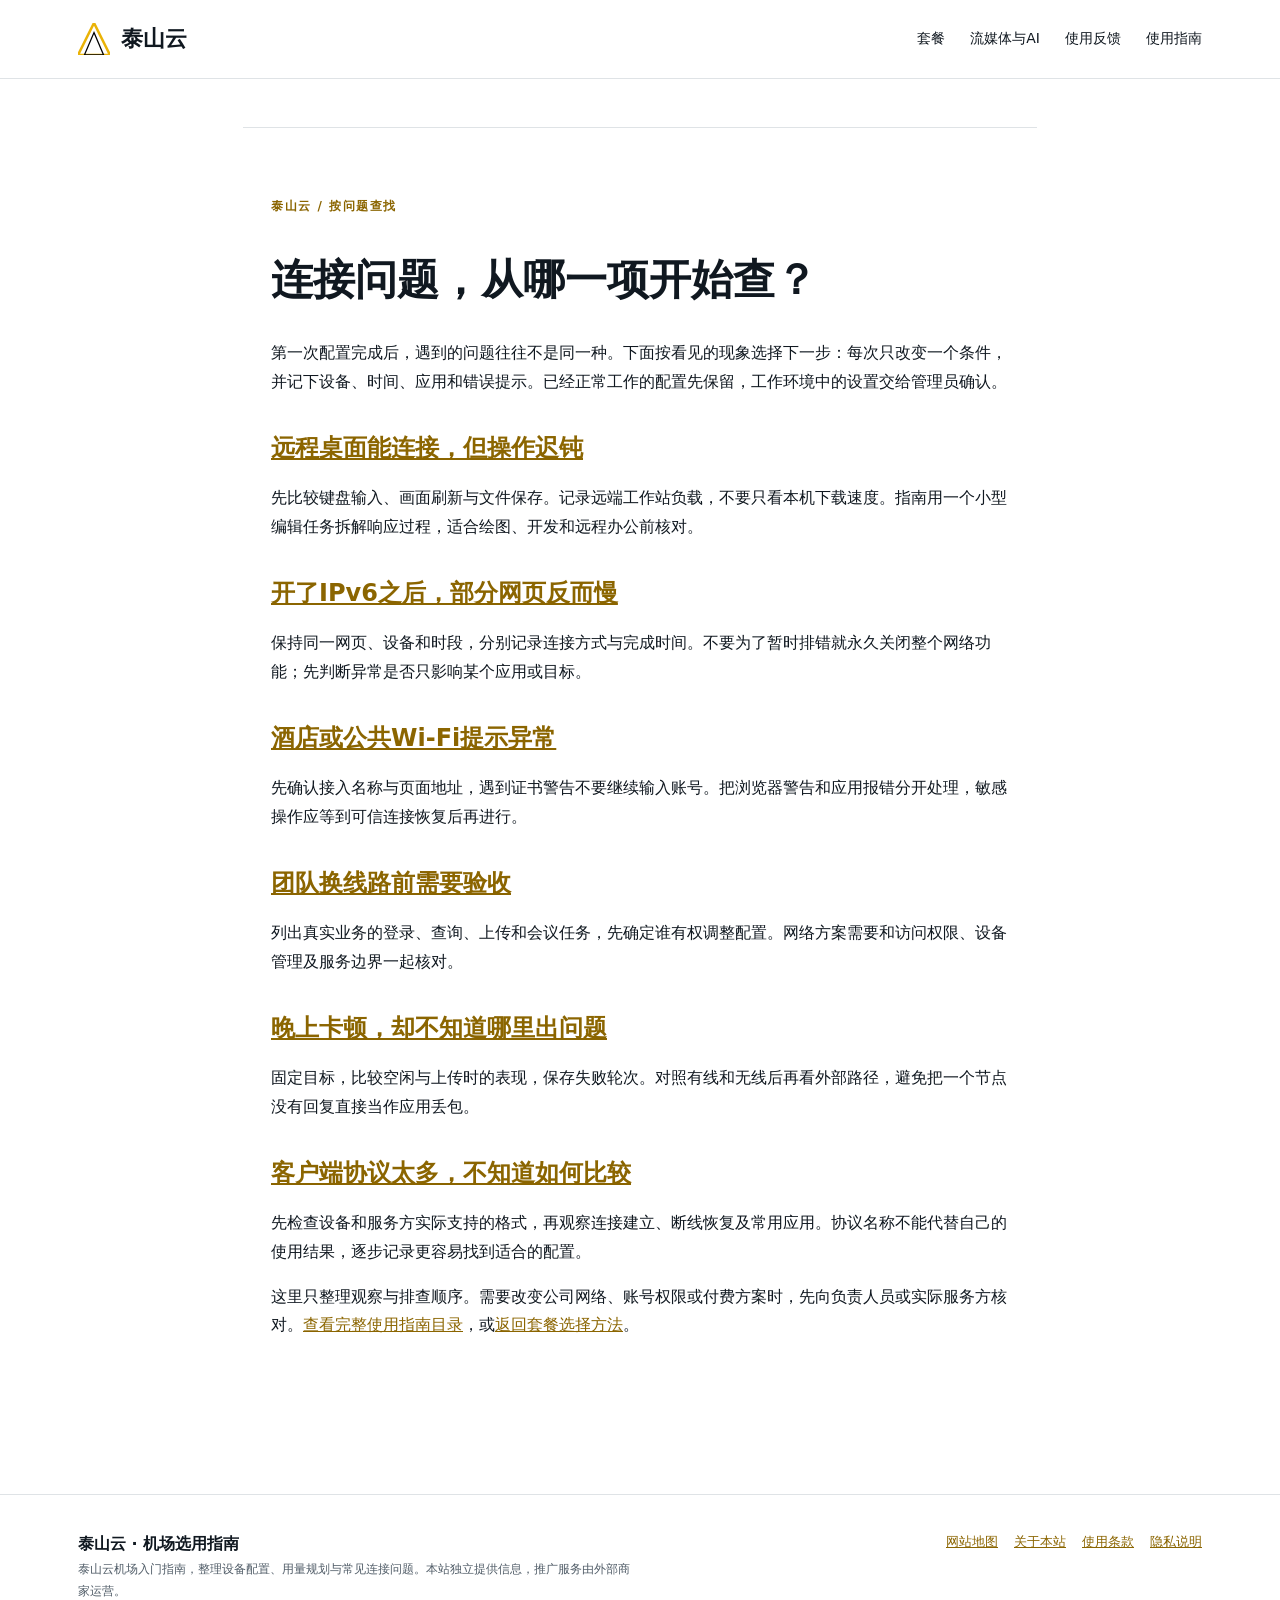
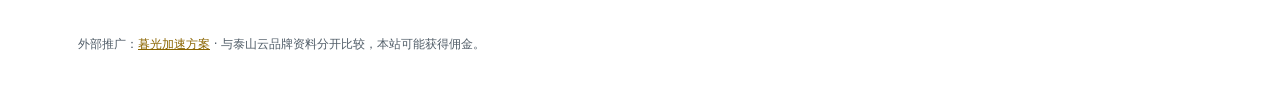
<file: template.html>
<!DOCTYPE html>

<html lang="zh-CN"><head><meta charset="utf-8"/><meta content="width=device-width,initial-scale=1" name="viewport"/><title>泰山云连接问题导航：远程办公、IPv6与网络排查</title><link href="style.css" rel="stylesheet"/><meta content="按实际现象选择泰山云连接排查指南：远程桌面迟钝、IPv6网页等待、公共Wi-Fi异常及团队线路验收。" name="description"/><link href="https://taishancloud.sbs/template.html" rel="canonical"/><meta content="泰山云指南入口" property="og:title"/><meta content="查看已发布的实用使用指南。" property="og:description"/><meta content="https://taishancloud.sbs/template.html" property="og:url"/><meta content="website" property="og:type"/><meta content="泰山云选用指南" property="og:site_name"/><meta content="summary" name="twitter:card"/><link href="editorial.css" rel="stylesheet"/><script type="application/ld+json">{"@context": "https://schema.org", "@type": "WebPage", "name": "泰山云指南入口", "url": "https://taishancloud.sbs/template.html", "inLanguage": "zh-CN", "description": "查看已发布的实用使用指南。"}</script></head><body class="mountain"><header class="site-nav"><div class="shell nav-inner"><a class="wordmark" href="index.html"><svg aria-hidden="true" height="32" role="img" viewbox="0 0 100 100" width="32"><path d="M50 0L100 100H0L50 0Z" fill="none" stroke="#eab308" stroke-width="8"></path><path d="M50 30L80 100H20L50 30Z" fill="none" stroke="#000" stroke-width="4"></path></svg><span>泰山云</span></a><nav aria-label="主导航" class="site-links"><a href="index.html#pricing">套餐</a><a href="index.html#streaming">流媒体与AI</a><a href="index.html#reviews">使用反馈</a><a href="tech-radar.html">使用指南</a></nav><details class="mobile-nav"><summary>导航</summary><nav aria-label="手机导航"><a href="index.html#pricing">套餐</a><a href="index.html#streaming">流媒体与AI</a><a href="index.html#reviews">使用反馈</a><a href="tech-radar.html">使用指南</a></nav></details></div></header><main class="content-page"><section class="editor-section"><div class="shell article-shell"><p class="eyebrow">泰山云 / 按问题查找</p><h1>连接问题，从哪一项开始查？</h1><p>第一次配置完成后，遇到的问题往往不是同一种。下面按看见的现象选择下一步：每次只改变一个条件，并记下设备、时间、应用和错误提示。已经正常工作的配置先保留，工作环境中的设置交给管理员确认。</p><div class="article-list"><article class="article-item"><h2><a href="taishan-cloud-low-latency-edge-computing.html">远程桌面能连接，但操作迟钝</a></h2><p>先比较键盘输入、画面刷新与文件保存。记录远端工作站负载，不要只看本机下载速度。指南用一个小型编辑任务拆解响应过程，适合绘图、开发和远程办公前核对。</p></article><article class="article-item"><h2><a href="ipv6-adoption-routing-efficiency.html">开了IPv6之后，部分网页反而慢</a></h2><p>保持同一网页、设备和时段，分别记录连接方式与完成时间。不要为了暂时排错就永久关闭整个网络功能；先判断异常是否只影响某个应用或目标。</p></article><article class="article-item"><h2><a href="public-wifi-security-mitm-defense.html">酒店或公共Wi-Fi提示异常</a></h2><p>先确认接入名称与页面地址，遇到证书警告不要继续输入账号。把浏览器警告和应用报错分开处理，敏感操作应等到可信连接恢复后再进行。</p></article><article class="article-item"><h2><a href="sd-wan-enterprise-networking.html">团队换线路前需要验收</a></h2><p>列出真实业务的登录、查询、上传和会议任务，先确定谁有权调整配置。网络方案需要和访问权限、设备管理及服务边界一起核对。</p></article><article class="article-item"><h2><a href="understanding-jitter-packet-loss.html">晚上卡顿，却不知道哪里出问题</a></h2><p>固定目标，比较空闲与上传时的表现，保存失败轮次。对照有线和无线后再看外部路径，避免把一个节点没有回复直接当作应用丢包。</p></article><article class="article-item"><h2><a href="vpn-protocol-technical-evolution.html">客户端协议太多，不知道如何比较</a></h2><p>先检查设备和服务方实际支持的格式，再观察连接建立、断线恢复及常用应用。协议名称不能代替自己的使用结果，逐步记录更容易找到适合的配置。</p></article></div><p>这里只整理观察与排查顺序。需要改变公司网络、账号权限或付费方案时，先向负责人员或实际服务方核对。<a href="tech-radar.html">查看完整使用指南目录</a>，或<a href="index.html#pricing">返回套餐选择方法</a>。</p></div></section></main><footer class="site-footer"><div class="shell footer-inner"><div><strong>泰山云 · 机场选用指南</strong><p>泰山云机场入门指南，整理设备配置、用量规划与常见连接问题。本站独立提供信息，推广服务由外部商家运营。</p></div><nav aria-label="页脚" class="footer-links"><a href="sitemap.html">网站地图</a><a href="about.html">关于本站</a><a href="terms.html">使用条款</a><a href="privacy.html">隐私说明</a></nav></div><div class="shell"><p class="source-line">外部推广：<a href="https://ww012.twilightaff.com/#/?code=A56DH1Af" rel="noopener nofollow sponsored" target="_blank">暮光加速方案</a> · 与泰山云品牌资料分开比较，本站可能获得佣金。</p></div></footer><script defer="" src="guide.js"></script></body></html>
</file>
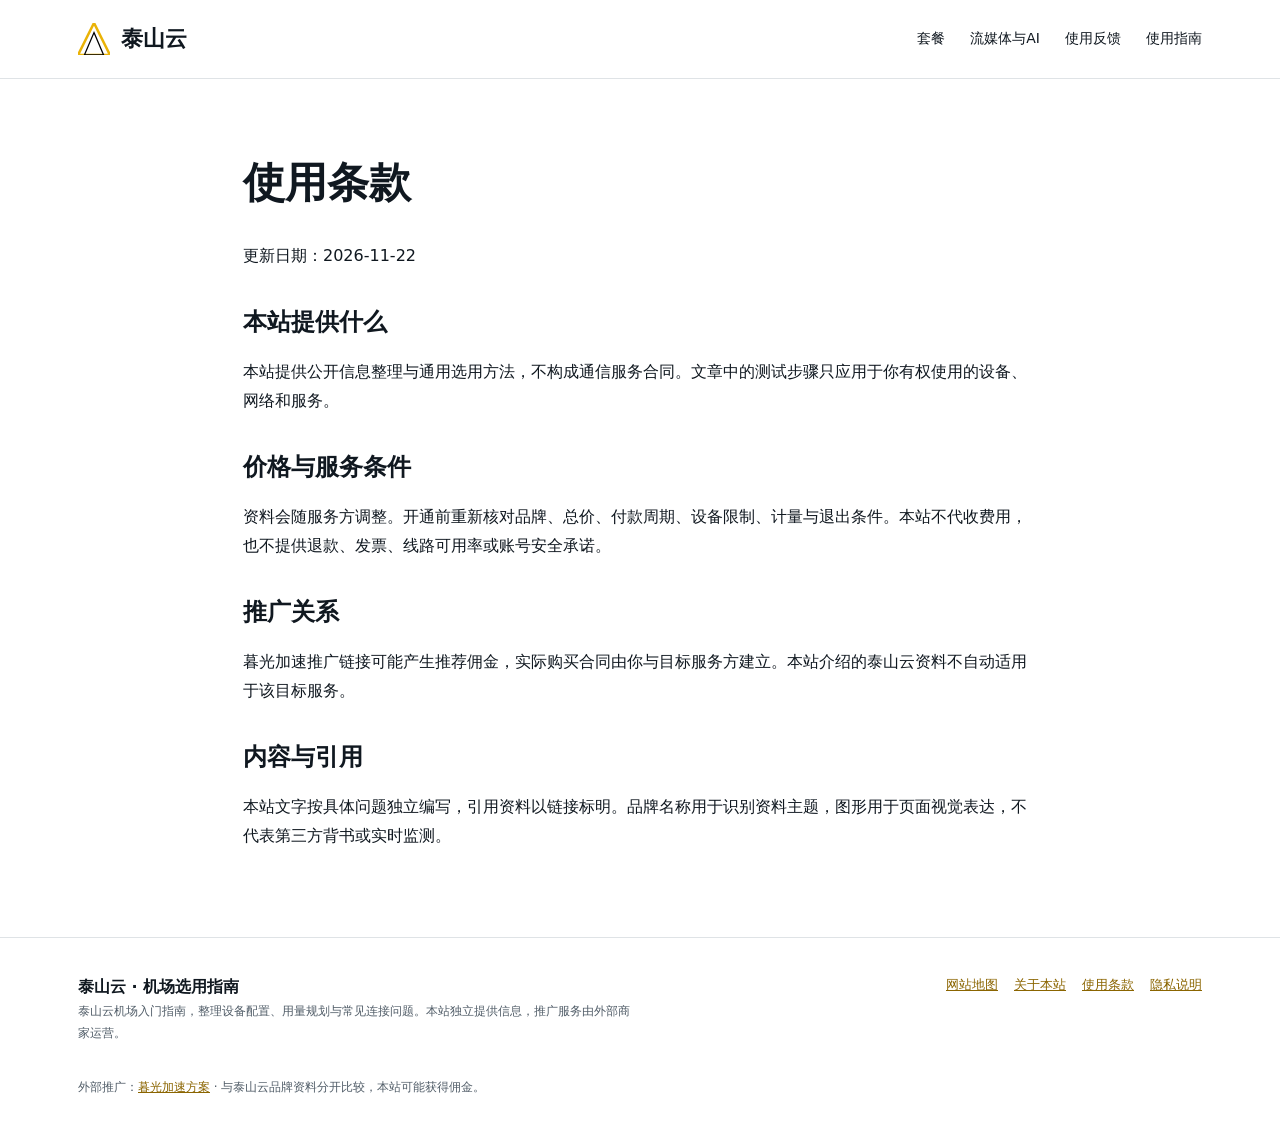
<file: terms.html>
<!DOCTYPE html>

<html lang="zh-CN"><head><meta charset="utf-8"/><meta content="width=device-width,initial-scale=1" name="viewport"/><title>泰山云选用指南｜使用条款</title><link href="style.css" rel="stylesheet"/><meta content="本站内容使用、来源时效与第三方购买条件说明。" name="description"/><link href="https://taishancloud.sbs/terms.html" rel="canonical"/><meta content="泰山云选用指南｜使用条款" property="og:title"/><meta content="本站内容使用、来源时效与第三方购买条件说明。" property="og:description"/><meta content="https://taishancloud.sbs/terms.html" property="og:url"/><meta content="website" property="og:type"/><meta content="泰山云选用指南" property="og:site_name"/><meta content="summary" name="twitter:card"/><link href="editorial.css" rel="stylesheet"/><script type="application/ld+json">{"@context": "https://schema.org", "@type": "WebPage", "name": "泰山云选用指南｜使用条款", "url": "https://taishancloud.sbs/terms.html", "inLanguage": "zh-CN", "description": "本站内容使用、来源时效与第三方购买条件说明。"}</script></head><body class="mountain"><header class="site-nav"><div class="shell nav-inner"><a class="wordmark" href="index.html"><svg aria-hidden="true" height="32" role="img" viewbox="0 0 100 100" width="32"><path d="M50 0L100 100H0L50 0Z" fill="none" stroke="#eab308" stroke-width="8"></path><path d="M50 30L80 100H20L50 30Z" fill="none" stroke="#000" stroke-width="4"></path></svg><span>泰山云</span></a><nav aria-label="主导航" class="site-links"><a href="index.html#pricing">套餐</a><a href="index.html#streaming">流媒体与AI</a><a href="index.html#reviews">使用反馈</a><a href="tech-radar.html">使用指南</a></nav><details class="mobile-nav"><summary>导航</summary><nav aria-label="手机导航"><a href="index.html#pricing">套餐</a><a href="index.html#streaming">流媒体与AI</a><a href="index.html#reviews">使用反馈</a><a href="tech-radar.html">使用指南</a></nav></details></div></header><main class="content-page"><h1>使用条款</h1><p>更新日期：2026-11-22</p><h2>本站提供什么</h2><p>本站提供公开信息整理与通用选用方法，不构成通信服务合同。文章中的测试步骤只应用于你有权使用的设备、网络和服务。</p><h2>价格与服务条件</h2><p>资料会随服务方调整。开通前重新核对品牌、总价、付款周期、设备限制、计量与退出条件。本站不代收费用，也不提供退款、发票、线路可用率或账号安全承诺。</p><h2>推广关系</h2><p>暮光加速推广链接可能产生推荐佣金，实际购买合同由你与目标服务方建立。本站介绍的泰山云资料不自动适用于该目标服务。</p><h2>内容与引用</h2><p>本站文字按具体问题独立编写，引用资料以链接标明。品牌名称用于识别资料主题，图形用于页面视觉表达，不代表第三方背书或实时监测。</p></main><footer class="site-footer"><div class="shell footer-inner"><div><strong>泰山云 · 机场选用指南</strong><p>泰山云机场入门指南，整理设备配置、用量规划与常见连接问题。本站独立提供信息，推广服务由外部商家运营。</p></div><nav aria-label="页脚" class="footer-links"><a href="sitemap.html">网站地图</a><a href="about.html">关于本站</a><a href="terms.html">使用条款</a><a href="privacy.html">隐私说明</a></nav></div><div class="shell"><p class="source-line">外部推广：<a href="https://ww012.twilightaff.com/#/?code=A56DH1Af" rel="noopener nofollow sponsored" target="_blank">暮光加速方案</a> · 与泰山云品牌资料分开比较，本站可能获得佣金。</p></div></footer><script defer="" src="guide.js"></script></body></html>
</file>
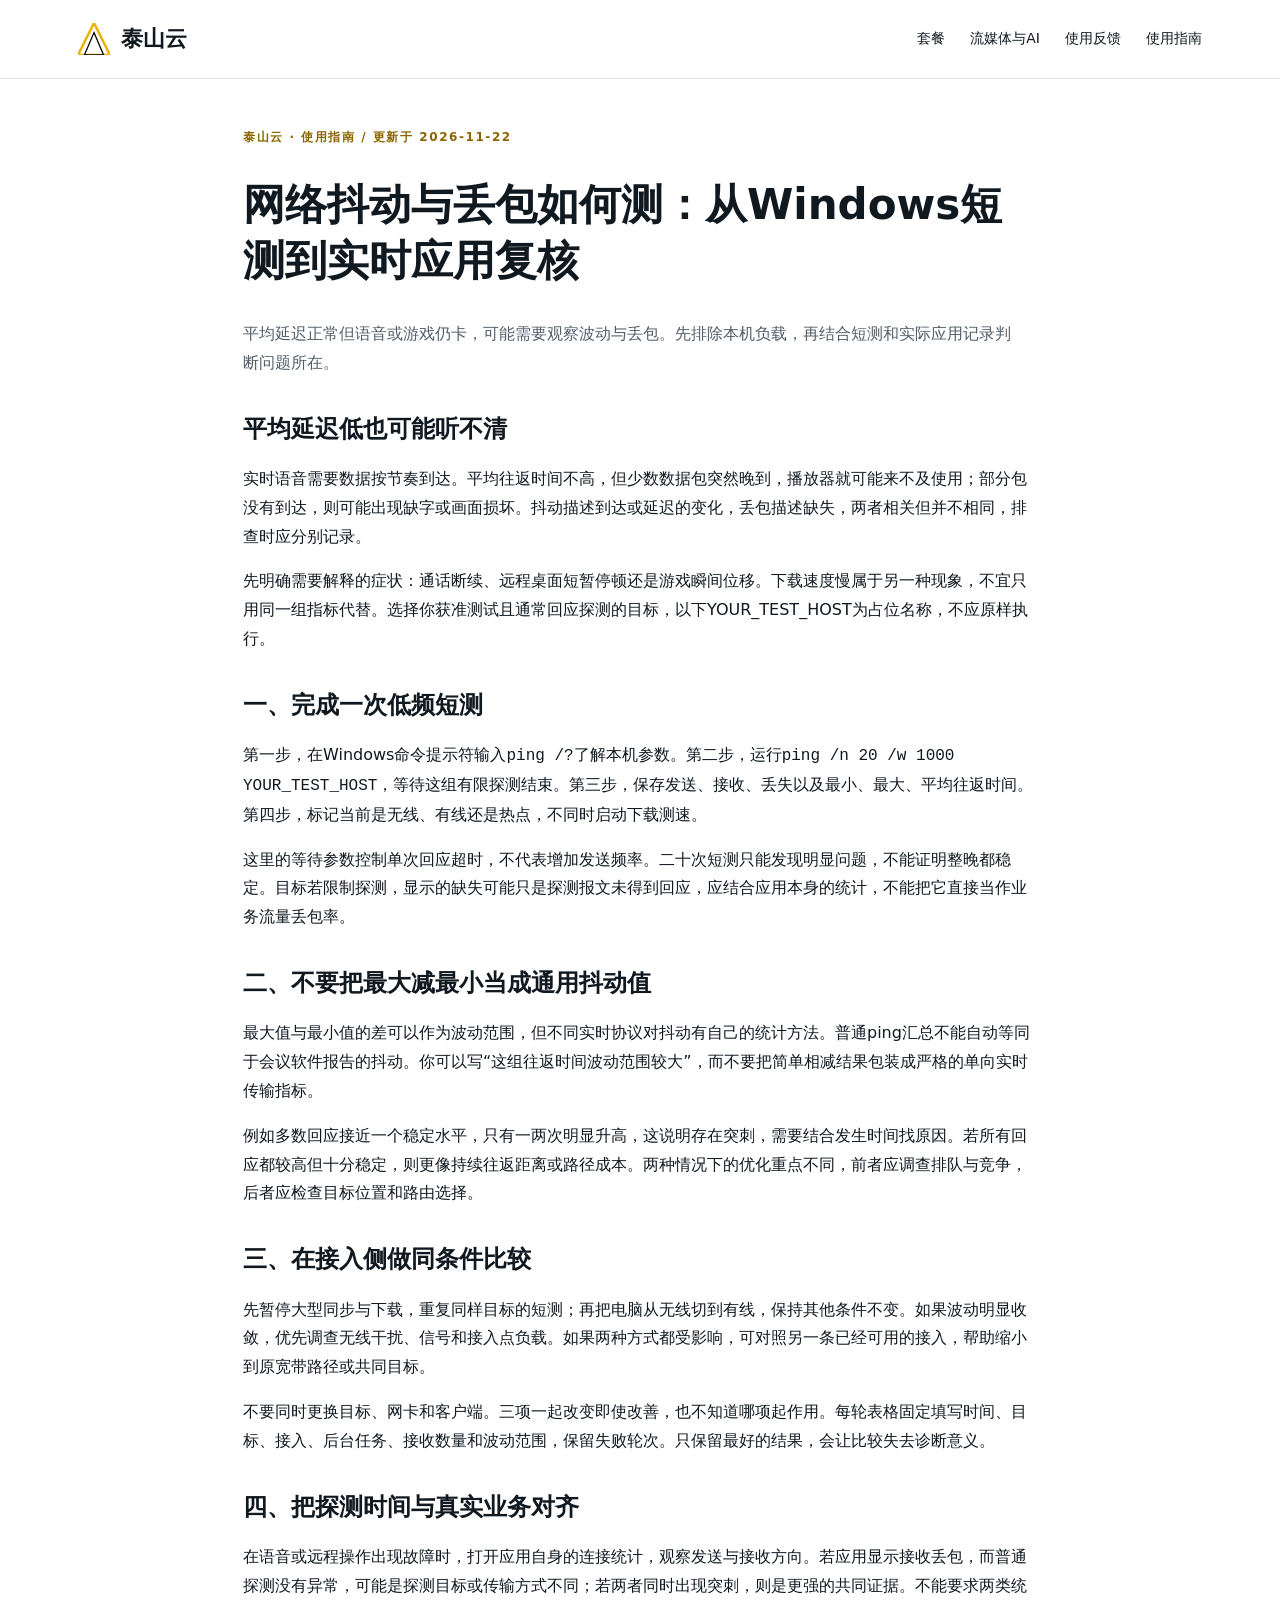
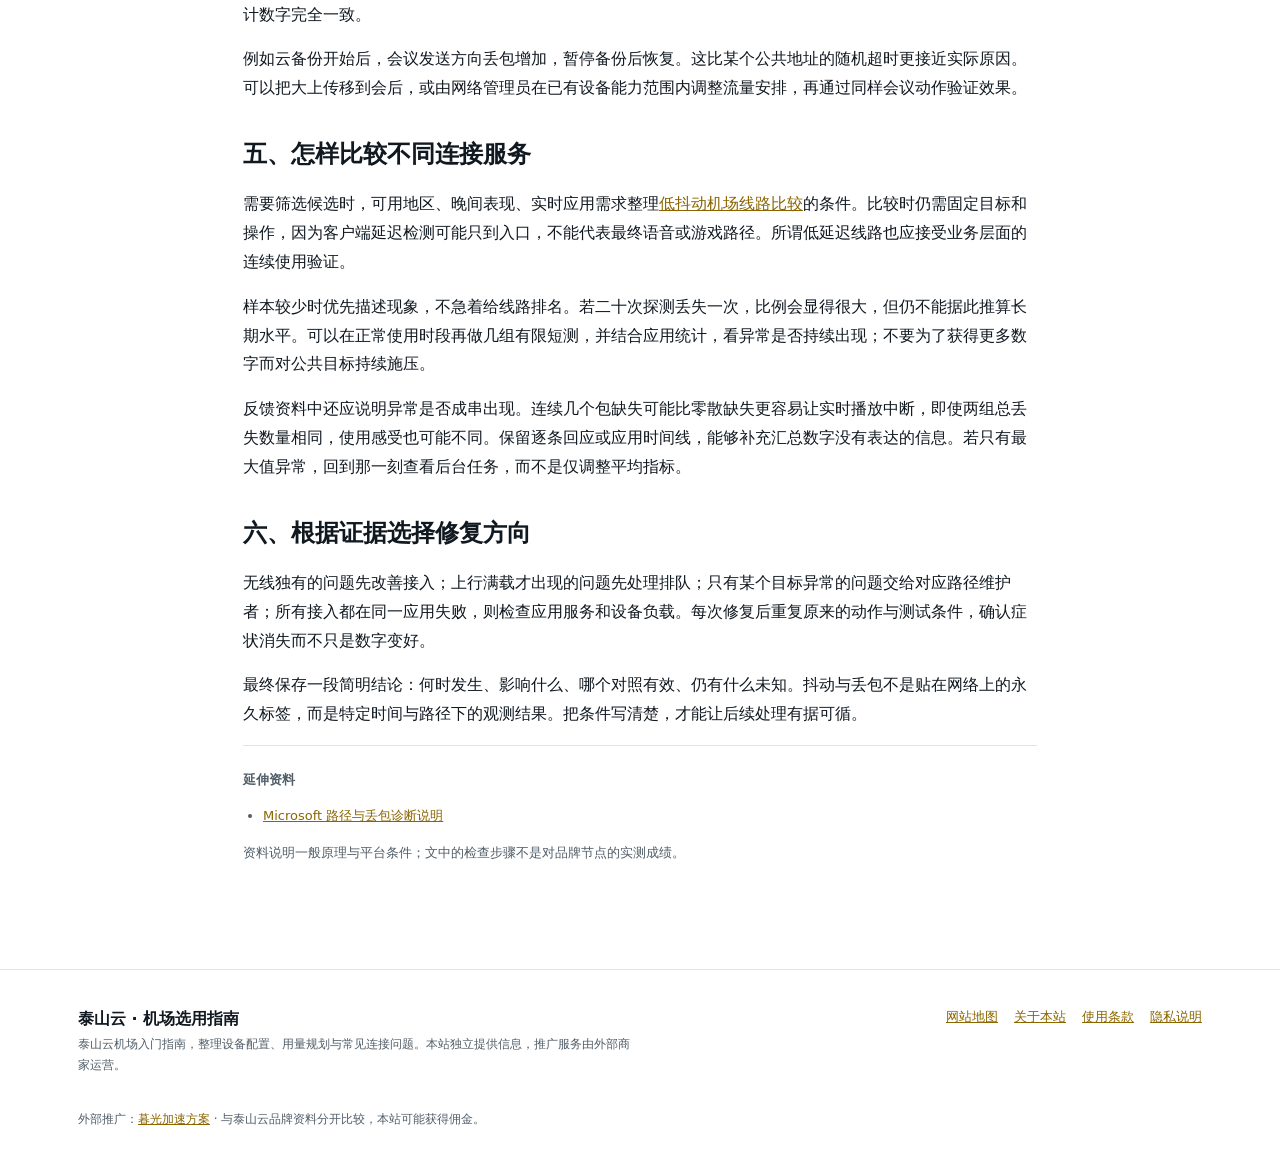
<file: understanding-jitter-packet-loss.html>
<!DOCTYPE html>

<html lang="zh-CN"><head><meta charset="utf-8"/><meta content="width=device-width,initial-scale=1" name="viewport"/><title>网络抖动与丢包如何测：从Windows短测到实时应用复核</title><link href="style.css" rel="stylesheet"/><meta content="平均延迟正常但语音或游戏仍卡，可能需要观察波动与丢包。先排除本机负载，再结合短测和实际应用记录判断问题所在。" name="description"/><link href="https://taishancloud.sbs/understanding-jitter-packet-loss.html" rel="canonical"/><meta content="网络抖动与丢包如何测：从Windows短测到实时应用复核" property="og:title"/><meta content="平均延迟正常但语音或游戏仍卡，可能需要观察波动与丢包。先排除本机负载，再结合短测和实际应用记录判断问题所在。" property="og:description"/><meta content="https://taishancloud.sbs/understanding-jitter-packet-loss.html" property="og:url"/><meta content="website" property="og:type"/><meta content="泰山云选用指南" property="og:site_name"/><meta content="summary" name="twitter:card"/><link href="editorial.css" rel="stylesheet"/><script type="application/ld+json">{"@context": "https://schema.org", "@type": "WebPage", "name": "网络抖动与丢包如何测：从Windows短测到实时应用复核", "url": "https://taishancloud.sbs/understanding-jitter-packet-loss.html", "inLanguage": "zh-CN", "description": "平均延迟正常但语音或游戏仍卡，可能需要观察波动与丢包。先排除本机负载，再结合短测和实际应用记录判断问题所在。"}</script></head><body class="mountain"><header class="site-nav"><div class="shell nav-inner"><a class="wordmark" href="index.html"><svg aria-hidden="true" height="32" role="img" viewbox="0 0 100 100" width="32"><path d="M50 0L100 100H0L50 0Z" fill="none" stroke="#eab308" stroke-width="8"></path><path d="M50 30L80 100H20L50 30Z" fill="none" stroke="#000" stroke-width="4"></path></svg><span>泰山云</span></a><nav aria-label="主导航" class="site-links"><a href="index.html#pricing">套餐</a><a href="index.html#streaming">流媒体与AI</a><a href="index.html#reviews">使用反馈</a><a href="tech-radar.html">使用指南</a></nav><details class="mobile-nav"><summary>导航</summary><nav aria-label="手机导航"><a href="index.html#pricing">套餐</a><a href="index.html#streaming">流媒体与AI</a><a href="index.html#reviews">使用反馈</a><a href="tech-radar.html">使用指南</a></nav></details></div></header><main class="content-page"><p class="eyebrow">泰山云 · 使用指南 / 更新于 2026-11-22</p><h1>网络抖动与丢包如何测：从Windows短测到实时应用复核</h1><p class="section-intro">平均延迟正常但语音或游戏仍卡，可能需要观察波动与丢包。先排除本机负载，再结合短测和实际应用记录判断问题所在。</p><div data-content="article" data-swc-article-body="2026-11-16"><h2>平均延迟低也可能听不清</h2>
<p>实时语音需要数据按节奏到达。平均往返时间不高，但少数数据包突然晚到，播放器就可能来不及使用；部分包没有到达，则可能出现缺字或画面损坏。抖动描述到达或延迟的变化，丢包描述缺失，两者相关但并不相同，排查时应分别记录。</p>
<p>先明确需要解释的症状：通话断续、远程桌面短暂停顿还是游戏瞬间位移。下载速度慢属于另一种现象，不宜只用同一组指标代替。选择你获准测试且通常回应探测的目标，以下YOUR_TEST_HOST为占位名称，不应原样执行。</p>
<h2>一、完成一次低频短测</h2>
<p>第一步，在Windows命令提示符输入<code>ping /?</code>了解本机参数。第二步，运行<code>ping /n 20 /w 1000 YOUR_TEST_HOST</code>，等待这组有限探测结束。第三步，保存发送、接收、丢失以及最小、最大、平均往返时间。第四步，标记当前是无线、有线还是热点，不同时启动下载测速。</p>
<p>这里的等待参数控制单次回应超时，不代表增加发送频率。二十次短测只能发现明显问题，不能证明整晚都稳定。目标若限制探测，显示的缺失可能只是探测报文未得到回应，应结合应用本身的统计，不能把它直接当作业务流量丢包率。</p>
<h2>二、不要把最大减最小当成通用抖动值</h2>
<p>最大值与最小值的差可以作为波动范围，但不同实时协议对抖动有自己的统计方法。普通ping汇总不能自动等同于会议软件报告的抖动。你可以写“这组往返时间波动范围较大”，而不要把简单相减结果包装成严格的单向实时传输指标。</p>
<p>例如多数回应接近一个稳定水平，只有一两次明显升高，这说明存在突刺，需要结合发生时间找原因。若所有回应都较高但十分稳定，则更像持续往返距离或路径成本。两种情况下的优化重点不同，前者应调查排队与竞争，后者应检查目标位置和路由选择。</p>
<h2>三、在接入侧做同条件比较</h2>
<p>先暂停大型同步与下载，重复同样目标的短测；再把电脑从无线切到有线，保持其他条件不变。如果波动明显收敛，优先调查无线干扰、信号和接入点负载。如果两种方式都受影响，可对照另一条已经可用的接入，帮助缩小到原宽带路径或共同目标。</p>
<p>不要同时更换目标、网卡和客户端。三项一起改变即使改善，也不知道哪项起作用。每轮表格固定填写时间、目标、接入、后台任务、接收数量和波动范围，保留失败轮次。只保留最好的结果，会让比较失去诊断意义。</p>
<h2>四、把探测时间与真实业务对齐</h2>
<p>在语音或远程操作出现故障时，打开应用自身的连接统计，观察发送与接收方向。若应用显示接收丢包，而普通探测没有异常，可能是探测目标或传输方式不同；若两者同时出现突刺，则是更强的共同证据。不能要求两类统计数字完全一致。</p>
<p>例如云备份开始后，会议发送方向丢包增加，暂停备份后恢复。这比某个公共地址的随机超时更接近实际原因。可以把大上传移到会后，或由网络管理员在已有设备能力范围内调整流量安排，再通过同样会议动作验证效果。</p>
<h2>五、怎样比较不同连接服务</h2>
<p>需要筛选候选时，可用地区、晚间表现、实时应用需求整理<a href="https://dajichang.mom/" rel="nofollow sponsored noopener">低抖动机场线路比较</a>的条件。比较时仍需固定目标和操作，因为客户端延迟检测可能只到入口，不能代表最终语音或游戏路径。所谓低延迟线路也应接受业务层面的连续使用验证。</p>
<p>样本较少时优先描述现象，不急着给线路排名。若二十次探测丢失一次，比例会显得很大，但仍不能据此推算长期水平。可以在正常使用时段再做几组有限短测，并结合应用统计，看异常是否持续出现；不要为了获得更多数字而对公共目标持续施压。</p>
<p>反馈资料中还应说明异常是否成串出现。连续几个包缺失可能比零散缺失更容易让实时播放中断，即使两组总丢失数量相同，使用感受也可能不同。保留逐条回应或应用时间线，能够补充汇总数字没有表达的信息。若只有最大值异常，回到那一刻查看后台任务，而不是仅调整平均指标。</p>
<h2>六、根据证据选择修复方向</h2>
<p>无线独有的问题先改善接入；上行满载才出现的问题先处理排队；只有某个目标异常的问题交给对应路径维护者；所有接入都在同一应用失败，则检查应用服务和设备负载。每次修复后重复原来的动作与测试条件，确认症状消失而不只是数字变好。</p>
<p>最终保存一段简明结论：何时发生、影响什么、哪个对照有效、仍有什么未知。抖动与丢包不是贴在网络上的永久标签，而是特定时间与路径下的观测结果。把条件写清楚，才能让后续处理有据可循。</p></div><aside class="article-sources"><strong>延伸资料</strong><ul><li><a href="https://learn.microsoft.com/windows-server/administration/windows-commands/pathping">Microsoft 路径与丢包诊断说明</a></li></ul><p>资料说明一般原理与平台条件；文中的检查步骤不是对品牌节点的实测成绩。</p></aside></main><footer class="site-footer"><div class="shell footer-inner"><div><strong>泰山云 · 机场选用指南</strong><p>泰山云机场入门指南，整理设备配置、用量规划与常见连接问题。本站独立提供信息，推广服务由外部商家运营。</p></div><nav aria-label="页脚" class="footer-links"><a href="sitemap.html">网站地图</a><a href="about.html">关于本站</a><a href="terms.html">使用条款</a><a href="privacy.html">隐私说明</a></nav></div><div class="shell"><p class="source-line">外部推广：<a href="https://ww012.twilightaff.com/#/?code=A56DH1Af" rel="noopener nofollow sponsored" target="_blank">暮光加速方案</a> · 与泰山云品牌资料分开比较，本站可能获得佣金。</p></div></footer><script defer="" src="guide.js"></script></body></html>
</file>
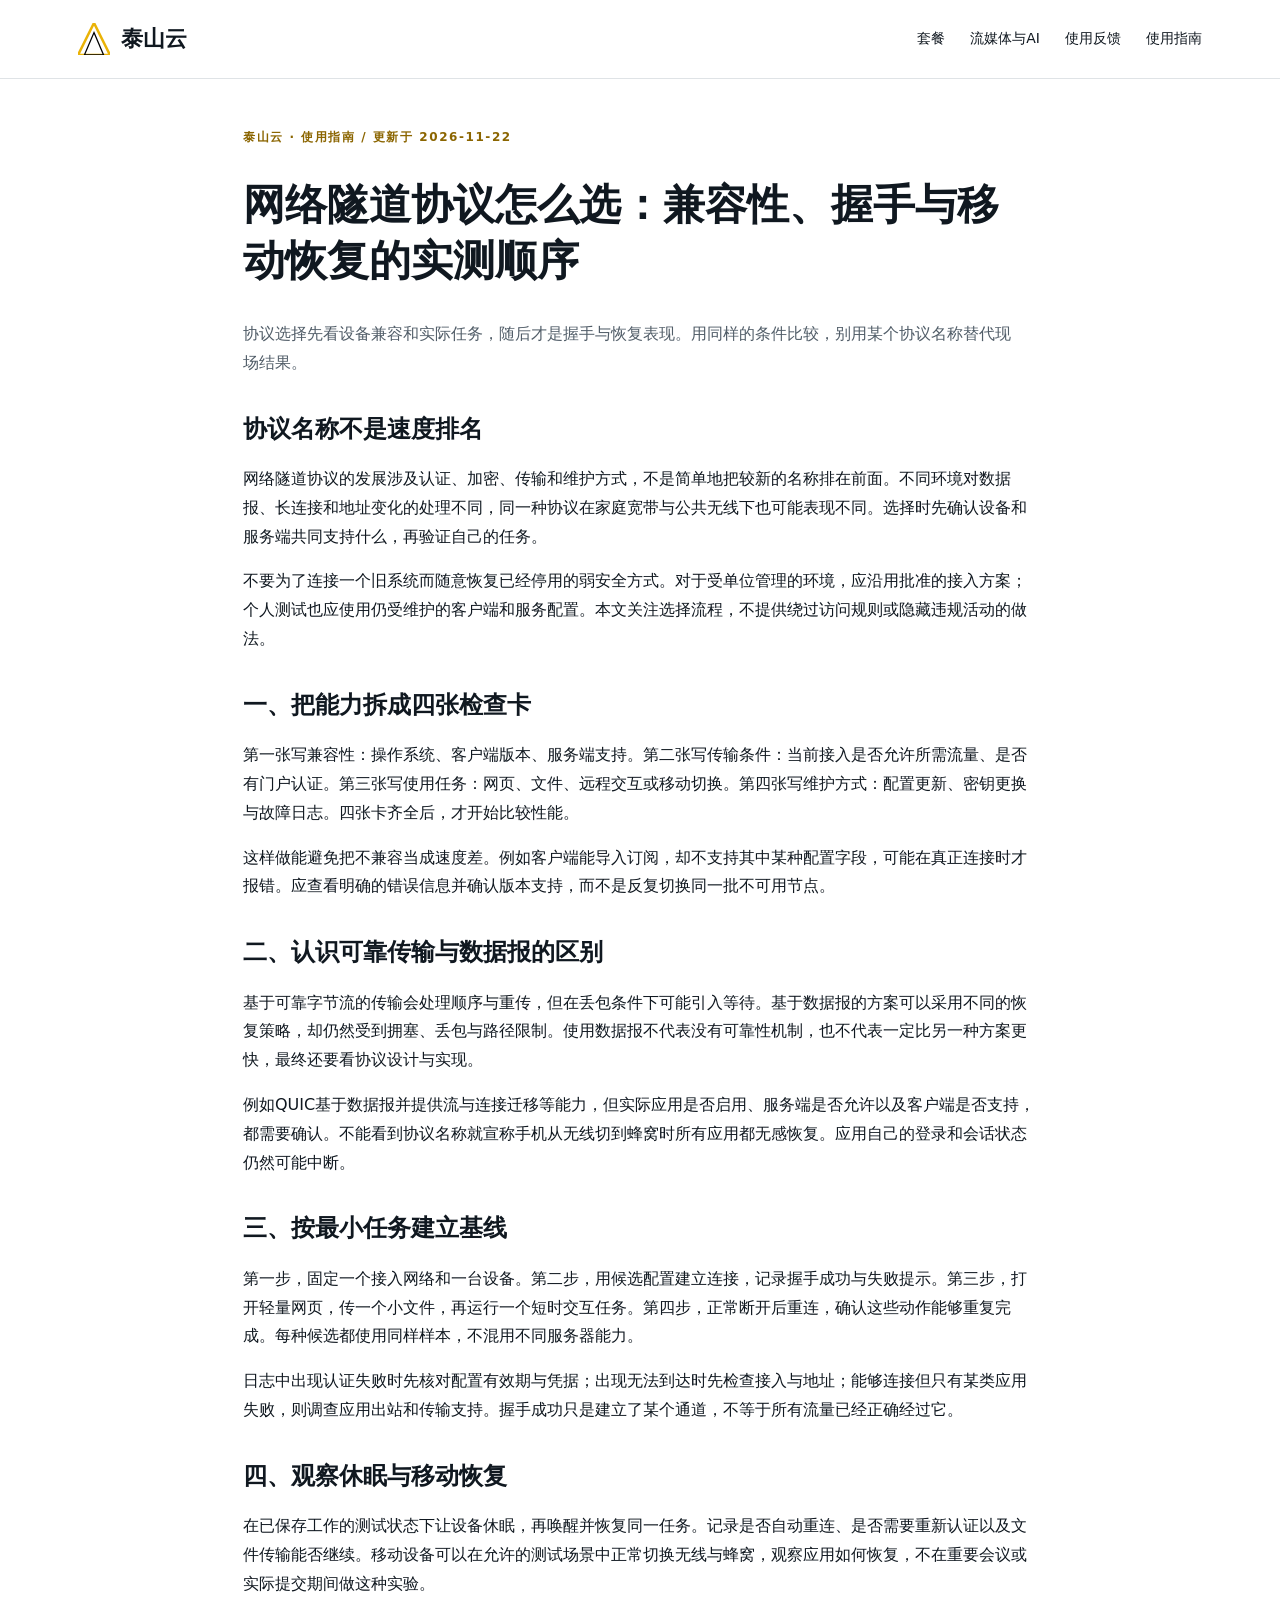
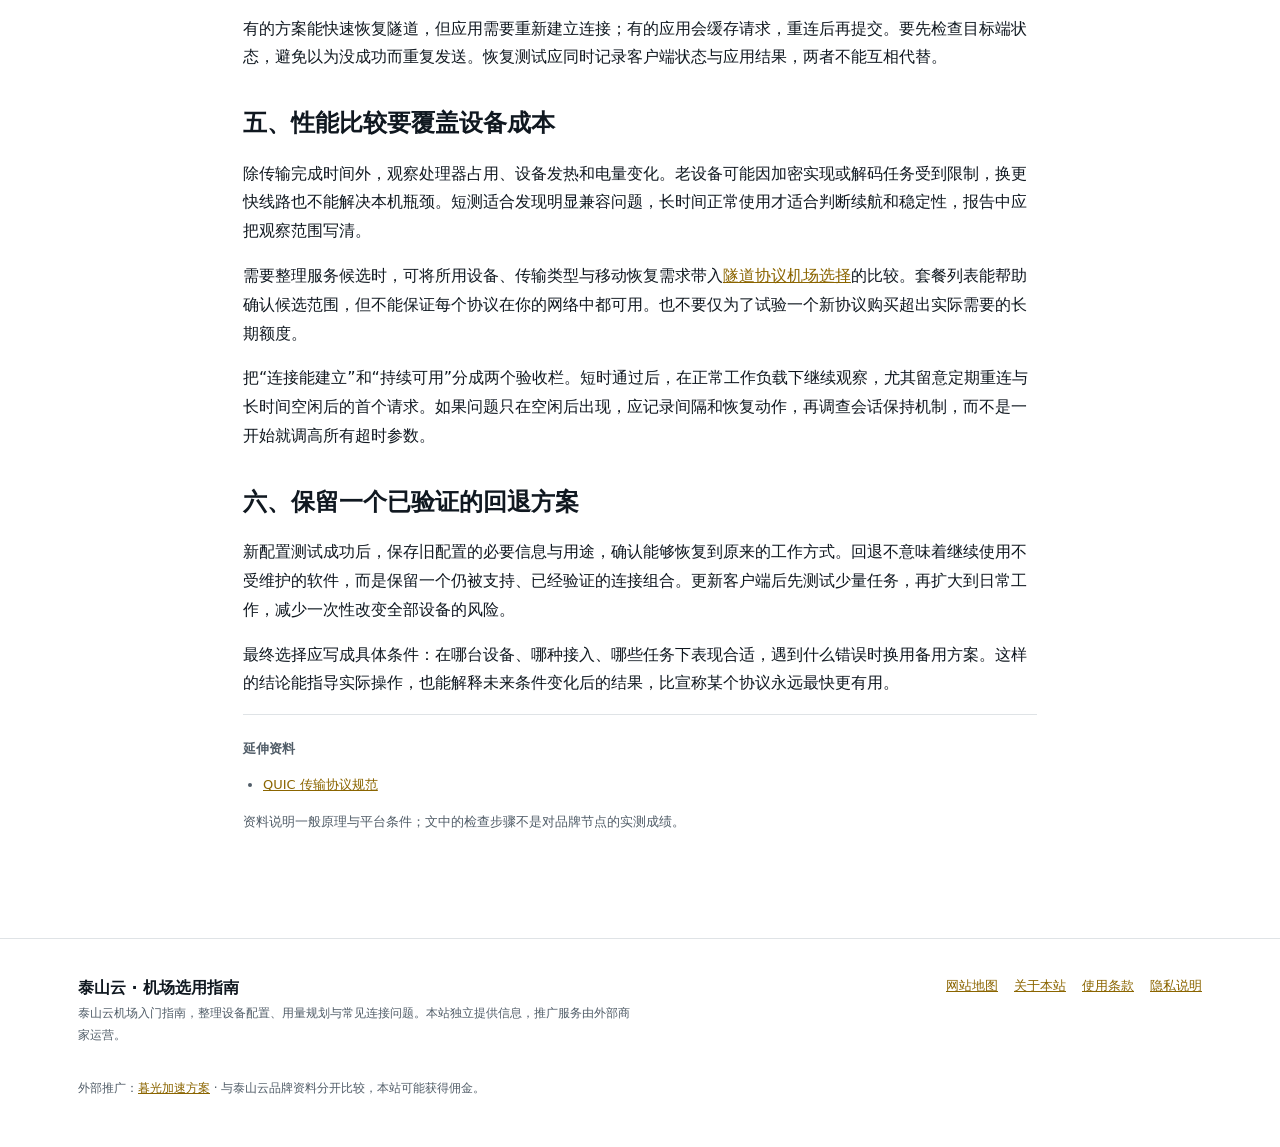
<file: vpn-protocol-technical-evolution.html>
<!DOCTYPE html>

<html lang="zh-CN"><head><meta charset="utf-8"/><meta content="width=device-width,initial-scale=1" name="viewport"/><title>网络隧道协议怎么选：兼容性、握手与移动恢复的实测顺序</title><link href="style.css" rel="stylesheet"/><meta content="协议选择先看设备兼容和实际任务，随后才是握手与恢复表现。用同样的条件比较，别用某个协议名称替代现场结果。" name="description"/><link href="https://taishancloud.sbs/vpn-protocol-technical-evolution.html" rel="canonical"/><meta content="网络隧道协议怎么选：兼容性、握手与移动恢复的实测顺序" property="og:title"/><meta content="协议选择先看设备兼容和实际任务，随后才是握手与恢复表现。用同样的条件比较，别用某个协议名称替代现场结果。" property="og:description"/><meta content="https://taishancloud.sbs/vpn-protocol-technical-evolution.html" property="og:url"/><meta content="website" property="og:type"/><meta content="泰山云选用指南" property="og:site_name"/><meta content="summary" name="twitter:card"/><link href="editorial.css" rel="stylesheet"/><script type="application/ld+json">{"@context": "https://schema.org", "@type": "WebPage", "name": "网络隧道协议怎么选：兼容性、握手与移动恢复的实测顺序", "url": "https://taishancloud.sbs/vpn-protocol-technical-evolution.html", "inLanguage": "zh-CN", "description": "协议选择先看设备兼容和实际任务，随后才是握手与恢复表现。用同样的条件比较，别用某个协议名称替代现场结果。"}</script></head><body class="mountain"><header class="site-nav"><div class="shell nav-inner"><a class="wordmark" href="index.html"><svg aria-hidden="true" height="32" role="img" viewbox="0 0 100 100" width="32"><path d="M50 0L100 100H0L50 0Z" fill="none" stroke="#eab308" stroke-width="8"></path><path d="M50 30L80 100H20L50 30Z" fill="none" stroke="#000" stroke-width="4"></path></svg><span>泰山云</span></a><nav aria-label="主导航" class="site-links"><a href="index.html#pricing">套餐</a><a href="index.html#streaming">流媒体与AI</a><a href="index.html#reviews">使用反馈</a><a href="tech-radar.html">使用指南</a></nav><details class="mobile-nav"><summary>导航</summary><nav aria-label="手机导航"><a href="index.html#pricing">套餐</a><a href="index.html#streaming">流媒体与AI</a><a href="index.html#reviews">使用反馈</a><a href="tech-radar.html">使用指南</a></nav></details></div></header><main class="content-page"><p class="eyebrow">泰山云 · 使用指南 / 更新于 2026-11-22</p><h1>网络隧道协议怎么选：兼容性、握手与移动恢复的实测顺序</h1><p class="section-intro">协议选择先看设备兼容和实际任务，随后才是握手与恢复表现。用同样的条件比较，别用某个协议名称替代现场结果。</p><div data-content="article" data-swc-article-body="2026-11-16"><h2>协议名称不是速度排名</h2>
<p>网络隧道协议的发展涉及认证、加密、传输和维护方式，不是简单地把较新的名称排在前面。不同环境对数据报、长连接和地址变化的处理不同，同一种协议在家庭宽带与公共无线下也可能表现不同。选择时先确认设备和服务端共同支持什么，再验证自己的任务。</p>
<p>不要为了连接一个旧系统而随意恢复已经停用的弱安全方式。对于受单位管理的环境，应沿用批准的接入方案；个人测试也应使用仍受维护的客户端和服务配置。本文关注选择流程，不提供绕过访问规则或隐藏违规活动的做法。</p>
<h2>一、把能力拆成四张检查卡</h2>
<p>第一张写兼容性：操作系统、客户端版本、服务端支持。第二张写传输条件：当前接入是否允许所需流量、是否有门户认证。第三张写使用任务：网页、文件、远程交互或移动切换。第四张写维护方式：配置更新、密钥更换与故障日志。四张卡齐全后，才开始比较性能。</p>
<p>这样做能避免把不兼容当成速度差。例如客户端能导入订阅，却不支持其中某种配置字段，可能在真正连接时才报错。应查看明确的错误信息并确认版本支持，而不是反复切换同一批不可用节点。</p>
<h2>二、认识可靠传输与数据报的区别</h2>
<p>基于可靠字节流的传输会处理顺序与重传，但在丢包条件下可能引入等待。基于数据报的方案可以采用不同的恢复策略，却仍然受到拥塞、丢包与路径限制。使用数据报不代表没有可靠性机制，也不代表一定比另一种方案更快，最终还要看协议设计与实现。</p>
<p>例如QUIC基于数据报并提供流与连接迁移等能力，但实际应用是否启用、服务端是否允许以及客户端是否支持，都需要确认。不能看到协议名称就宣称手机从无线切到蜂窝时所有应用都无感恢复。应用自己的登录和会话状态仍然可能中断。</p>
<h2>三、按最小任务建立基线</h2>
<p>第一步，固定一个接入网络和一台设备。第二步，用候选配置建立连接，记录握手成功与失败提示。第三步，打开轻量网页，传一个小文件，再运行一个短时交互任务。第四步，正常断开后重连，确认这些动作能够重复完成。每种候选都使用同样样本，不混用不同服务器能力。</p>
<p>日志中出现认证失败时先核对配置有效期与凭据；出现无法到达时先检查接入与地址；能够连接但只有某类应用失败，则调查应用出站和传输支持。握手成功只是建立了某个通道，不等于所有流量已经正确经过它。</p>
<h2>四、观察休眠与移动恢复</h2>
<p>在已保存工作的测试状态下让设备休眠，再唤醒并恢复同一任务。记录是否自动重连、是否需要重新认证以及文件传输能否继续。移动设备可以在允许的测试场景中正常切换无线与蜂窝，观察应用如何恢复，不在重要会议或实际提交期间做这种实验。</p>
<p>有的方案能快速恢复隧道，但应用需要重新建立连接；有的应用会缓存请求，重连后再提交。要先检查目标端状态，避免以为没成功而重复发送。恢复测试应同时记录客户端状态与应用结果，两者不能互相代替。</p>
<h2>五、性能比较要覆盖设备成本</h2>
<p>除传输完成时间外，观察处理器占用、设备发热和电量变化。老设备可能因加密实现或解码任务受到限制，换更快线路也不能解决本机瓶颈。短测适合发现明显兼容问题，长时间正常使用才适合判断续航和稳定性，报告中应把观察范围写清。</p>
<p>需要整理服务候选时，可将所用设备、传输类型与移动恢复需求带入<a href="https://dajichang.mom/" rel="nofollow sponsored noopener">隧道协议机场选择</a>的比较。套餐列表能帮助确认候选范围，但不能保证每个协议在你的网络中都可用。也不要仅为了试验一个新协议购买超出实际需要的长期额度。</p>
<p>把“连接能建立”和“持续可用”分成两个验收栏。短时通过后，在正常工作负载下继续观察，尤其留意定期重连与长时间空闲后的首个请求。如果问题只在空闲后出现，应记录间隔和恢复动作，再调查会话保持机制，而不是一开始就调高所有超时参数。</p>
<h2>六、保留一个已验证的回退方案</h2>
<p>新配置测试成功后，保存旧配置的必要信息与用途，确认能够恢复到原来的工作方式。回退不意味着继续使用不受维护的软件，而是保留一个仍被支持、已经验证的连接组合。更新客户端后先测试少量任务，再扩大到日常工作，减少一次性改变全部设备的风险。</p>
<p>最终选择应写成具体条件：在哪台设备、哪种接入、哪些任务下表现合适，遇到什么错误时换用备用方案。这样的结论能指导实际操作，也能解释未来条件变化后的结果，比宣称某个协议永远最快更有用。</p></div><aside class="article-sources"><strong>延伸资料</strong><ul><li><a href="https://www.rfc-editor.org/rfc/rfc9000.html">QUIC 传输协议规范</a></li></ul><p>资料说明一般原理与平台条件；文中的检查步骤不是对品牌节点的实测成绩。</p></aside></main><footer class="site-footer"><div class="shell footer-inner"><div><strong>泰山云 · 机场选用指南</strong><p>泰山云机场入门指南，整理设备配置、用量规划与常见连接问题。本站独立提供信息，推广服务由外部商家运营。</p></div><nav aria-label="页脚" class="footer-links"><a href="sitemap.html">网站地图</a><a href="about.html">关于本站</a><a href="terms.html">使用条款</a><a href="privacy.html">隐私说明</a></nav></div><div class="shell"><p class="source-line">外部推广：<a href="https://ww012.twilightaff.com/#/?code=A56DH1Af" rel="noopener nofollow sponsored" target="_blank">暮光加速方案</a> · 与泰山云品牌资料分开比较，本站可能获得佣金。</p></div></footer><script defer="" src="guide.js"></script></body></html>
</file>
<file: style.css>
html { scroll-behavior: smooth; }
* { box-sizing: border-box; }
body { margin: 0; font-family: "Segoe UI", Roboto, Helvetica, Arial, sans-serif; background: #ffffff; color: #111827; padding-top: 70px; }
.h-nav { position: fixed; top: 0; left: 0; width: 100%; height: 70px; display: flex; justify-content: space-between; align-items: center; padding: 0 5%; background: rgba(255,255,255,0.9); backdrop-filter: blur(10px); z-index: 1000; border-bottom: 1px solid #e5e7eb; }
.logo { display: flex; align-items: center; gap: 10px; font-size: 1.5rem; letter-spacing: -1px; }
.nav-links { display: flex; gap: 2rem; }
.nav-links a { color: #4b5563; text-decoration: none; font-weight: bold; transition: color 0.2s; }
.nav-links a:hover { color: #eab308; }
#layout-root { max-width: 1400px; margin: 0 auto; overflow: hidden;}
.split-hero { display: flex; align-items: center; min-height: calc(70vh - 70px); padding: 0 2rem; gap: 4rem; }
.hero-text { flex: 1; z-index: 10;}
.hero-text h1 { font-size: 4rem; line-height: 1.1; margin: 0 0 1.5rem 0; font-weight: 900;}
.accent { color: #eab308; }
.sub { font-size: 1.25rem; color: #4b5563; margin-bottom: 3rem; max-width: 500px; }
.btn-box { display: flex; gap: 1rem; flex-wrap: wrap; }
.btn { display: inline-block; padding: 1.2rem 2.5rem; font-weight: bold; text-decoration: none; font-size: 1.1rem; text-align: center;}
.btn-sm { padding: 0.6rem 1.2rem; font-size: 0.9rem; }
.btn-main { background: #111827; color: #fff; border: 2px solid #111827; }
.btn-alt { background: transparent; color: #111827; border: 2px solid #eab308; }
.hero-art { flex: 1; position: relative; height: 500px; }
.ray { position: absolute; background: linear-gradient(90deg, transparent, rgba(234, 179, 8, 0.2), #eab308); height: 4px; width: 100%; transform: rotate(-45deg); top: 50%; right: -20%; }
.ray2 { top: 30%; right: 10%; width: 60%; transform: rotate(-30deg); }
.ray3 { top: 70%; right: 0%; width: 80%; transform: rotate(-60deg); background: linear-gradient(90deg, transparent, rgba(0,0,0,0.1), #111827); }
.section-wrap { padding: 6rem 2rem; scroll-margin-top: 70px; }
.bg-light { background: #f9fafb; }
.sec-title { font-size: 2.5rem; font-weight: 800; margin-bottom: 4rem; position: relative; display: inline-block; }
.sec-title::after { content: ""; position: absolute; bottom: -10px; left: 0; width: 50%; height: 4px; background: #eab308; }
.feature-flex { display: flex; gap: 3rem; flex-wrap: wrap; }
.f-item { flex: 1; min-width: 280px; }
.f-item svg { width: 40px; height: 40px; stroke: #111827; stroke-width: 2; fill: none; margin-bottom: 1rem; }
.f-item h4 { font-size: 1.5rem; margin-bottom: 1rem; }
.f-item p { color: #4b5563; line-height: 1.6; }
.grid-layout { display: grid; grid-template-columns: repeat(auto-fit, minmax(300px, 1fr)); gap: 2rem; }
.media-box { padding: 2rem; border: 1px solid #e5e7eb; border-left: 4px solid #eab308; background: #fff; }
.pricing-flex { display: flex; gap: 2rem; flex-wrap: wrap; }
.tier { flex: 1; min-width: 280px; padding: 3rem 2rem; border: 1px solid #e5e7eb; display: flex; flex-direction: column; }
.tier-name { font-size: 1.2rem; font-weight: bold; color: #4b5563; }
.tier-price { font-size: 3rem; font-weight: 900; margin: 1rem 0; }
.tier-desc { margin-bottom: 2rem; color: #4b5563; flex-grow: 1; }
.tier.best { background: #111827; color: #fff; }
.tier.best .tier-name, .tier.best .tier-desc { color: #d1d5db; }
.q-box { margin-bottom: 2.5rem; }
.f-nav { padding: 4rem 2rem; display: flex; justify-content: center; gap: 2rem; border-top: 1px solid #e5e7eb; flex-wrap: wrap; }
.f-nav a { color: #111827; text-decoration: none; font-weight: bold; }
@media (max-width: 900px) {
    .nav-links { display: none; }
    .split-hero { flex-direction: column; text-align: center; padding-top: 4rem; }
    .hero-art { display: none; }
    .btn-box { justify-content: center; }
    .btn { width: 100%; text-align: center; }
}
</file>
<file: editorial.css>
/* Original six-site editorial redesign, 2026-11-22. */
:root{--paper:#faf7f2;--ink:#29221e;--muted:#6d625b;--accent:#ad3d19;--line:#ddd1c4;--card:#fffdf8;--soft:#efe7dc}
*{box-sizing:border-box}html{scroll-behavior:smooth}body{margin:0;padding:0;font:16px/1.8 "Microsoft YaHei","PingFang SC",system-ui,sans-serif;color:var(--ink);background:var(--paper);overflow-x:visible}
body.mountain{--paper:#fff;--ink:#101820;--muted:#515d68;--accent:#8b6500;--line:#dfe3e6;--card:#fff;--soft:#f3f5f6}
body.racing{--paper:#15151c;--ink:#f8f5f2;--muted:#b9bbc7;--accent:#ffac76;--line:#42404d;--card:#20212b;--soft:#1b1a23}
a,a:visited{color:var(--accent)}a:focus-visible,button:focus-visible,summary:focus-visible,input:focus-visible,textarea:focus-visible{outline:3px solid var(--accent);outline-offset:4px}
p{margin:0 0 1em}h1,h2,h3{line-height:1.35}h2{font-size:clamp(27px,3vw,40px);margin:0 0 20px}h3{font-size:21px;margin:0 0 12px}
.shell{max-width:1180px;margin:auto;padding-inline:28px}.site-nav{position:sticky;top:0;z-index:20;background:var(--paper);border-bottom:1px solid var(--line)}
.nav-inner{display:flex;align-items:center;justify-content:space-between;gap:24px;min-height:78px}.wordmark{display:flex;align-items:center;gap:11px;text-decoration:none!important;color:var(--ink)!important;font-size:22px;font-weight:800;white-space:nowrap}.wordmark svg{width:32px;height:32px;flex:none}.site-links{display:flex;align-items:center;gap:25px}.site-links a{font-size:14px;color:var(--ink);text-decoration:none}.nav-plan{border:1px solid var(--line);padding:6px 15px;border-radius:6px}.mobile-nav{display:none}
.hero-new{padding:64px 0 52px}.hero-layout{display:grid;grid-template-columns:1.1fr .9fr;gap:54px;align-items:center}.eyebrow{font-size:12px;letter-spacing:.13em;font-weight:700;color:var(--accent);margin-bottom:19px}.hero-new h1{font-size:clamp(36px,4.2vw,60px);letter-spacing:-.045em;margin:0 0 24px;line-height:1.22}.hero-new h1 em{font-style:normal;color:var(--accent)}.hero-intro{font-size:17px;max-width:590px;color:var(--muted)}.actions{display:flex;gap:14px;flex-wrap:wrap;margin-top:25px}.button,.button:visited{display:inline-flex;align-items:center;justify-content:center;padding:13px 23px;border:1px solid var(--accent);background:var(--accent);color:var(--paper);text-decoration:none;font-weight:700;min-height:48px;border-radius:5px}.button.secondary{background:transparent;color:var(--accent)}.disclosure{font-size:12px;color:var(--muted);margin-top:22px;max-width:600px}.hero-visual{margin:0;text-align:center;min-width:0}.hero-visual svg{max-height:370px;width:100%;height:auto}.hero-visual figcaption{font-size:11px;letter-spacing:.1em;color:var(--muted)}.hero-tags{display:flex;flex-wrap:wrap;gap:9px;margin-top:25px}.hero-tags span{font-size:12px;border:1px solid var(--line);padding:4px 12px;border-radius:24px}.editor-section{padding:68px 0;border-top:1px solid var(--line);scroll-margin-top:94px}.editor-section.alt{background:var(--soft)}.section-intro{max-width:780px;color:var(--muted);margin-bottom:30px}.cards{display:grid;grid-template-columns:repeat(3,minmax(0,1fr));gap:20px}.card{background:var(--card);border:1px solid var(--line);padding:28px;min-width:0;border-radius:12px}.card p,.card li{color:var(--muted);font-size:15px}.card ul{padding-left:19px;margin:15px 0}.card .price{font-size:42px;font-weight:800;color:var(--ink);line-height:1.25;margin:20px 0 8px}.price small{font-size:14px;font-weight:400}.card .eyebrow{margin-bottom:8px}.card.highlight{border:2px solid var(--accent)}.card .bottom-link{display:inline-block;margin-top:15px}.note{padding:18px 22px;border-left:3px solid var(--accent);background:var(--soft);font-size:14px;margin:25px 0}.source-line{font-size:12px;color:var(--muted);margin-top:20px}.partner{margin-top:30px;display:flex;justify-content:space-between;gap:25px;align-items:center;padding:25px;border:1px solid var(--line);border-radius:10px}.partner p{margin:0;color:var(--muted);font-size:14px;max-width:650px}.partner .button{flex:none}.two-col{display:grid;grid-template-columns:1fr 1fr;gap:26px}.number{font-size:40px;color:var(--accent);font-weight:800}.steps{display:grid;grid-template-columns:repeat(3,minmax(0,1fr));gap:30px}.steps article{border-top:2px solid var(--accent);padding-top:20px}.steps p{font-size:15px;color:var(--muted)}.matrix{width:100%;border-collapse:collapse;font-size:14px}.matrix th,.matrix td{text-align:left;vertical-align:top;border-bottom:1px solid var(--line);padding:16px 12px}.matrix th{color:var(--ink)}.table-wrap{overflow-x:auto}.checklist{padding-left:22px}.checklist li{margin:12px 0}.faq-grid{display:grid;grid-template-columns:1fr 1fr;gap:16px}.faq-grid details{border:1px solid var(--line);padding:20px;border-radius:8px;min-width:0}.faq-grid summary{cursor:pointer;font-weight:700}.faq-grid p{color:var(--muted);font-size:15px;margin:16px 0 0}.feedback-note{border:1px dashed var(--line);padding:22px;margin-top:24px;font-size:14px}.site-footer{border-top:1px solid var(--line);padding:35px 0}.footer-inner{display:flex;justify-content:space-between;gap:30px;align-items:flex-start}.footer-inner p{font-size:12px;color:var(--muted);max-width:560px}.footer-links{display:flex;flex-wrap:wrap;gap:16px;font-size:13px}.content-page{max-width:850px;margin:auto;padding:48px 28px 70px;min-height:65vh}.content-page h1{font-size:clamp(28px,4vw,42px);margin-bottom:30px}.content-page h2{font-size:24px;margin-top:35px}.content-page p,.content-page li{overflow-wrap:anywhere}.guide-card{padding:27px 0;border-top:1px solid var(--line)}.guide-card h2{font-size:23px}.guide-card p{color:var(--muted)}.article-sources{font-size:13px;padding:22px 0;border-top:1px solid var(--line);color:var(--muted)}.article-sources ul{padding-left:20px}
.mountain .hero-layout{grid-template-columns:1fr 1fr}.mountain .hero-new{background:linear-gradient(100deg,#fff 55%,#faf6e6 55%)}.mountain .card{border-radius:0}.mountain .hero-new h1{font-size:clamp(36px,4.5vw,66px)}.mountain .button{background:#111827;border-color:#111827;color:white;border-radius:0}.mountain .button.secondary{background:transparent;color:#111827}.mountain .steps article{border-color:#d8a600}.racing .hero-new{background:radial-gradient(ellipse at 80% 30%,#502332 0%,transparent 58%)}.racing .hero-layout{grid-template-columns:1.15fr .85fr}.racing .button{background:#b93235;border-color:#ff8665;color:white;border-radius:2px}.racing .button.secondary{background:transparent;color:#ffac76}.racing .card{border-radius:3px;border-top:3px solid #e95853}.racing .hero-tags span{border-radius:2px}.racing .partner{border-radius:3px}.racing .number{font-style:italic}
.path-draw{stroke-dasharray:600;stroke-dashoffset:600;animation:routeFlow 7s linear infinite}.cola .hero-visual svg{animation:gentleFloat 6s ease-in-out infinite}.racing .hero-visual svg{animation:gentleFloat 8s ease-in-out infinite}@keyframes routeFlow{to{stroke-dashoffset:0}}@keyframes gentleFloat{50%{transform:translateY(-10px)}}
@media(max-width:900px){.site-links{gap:12px}.site-links a{font-size:13px}.hero-layout,.mountain .hero-layout,.racing .hero-layout{gap:25px}.cards{gap:12px}.card{padding:20px}.partner{align-items:flex-start;flex-direction:column}}
@media(max-width:700px){.shell{padding-inline:20px}.nav-inner{min-height:64px;gap:12px}.wordmark{font-size:19px}.site-links{display:none}.mobile-nav{display:block;position:relative}.mobile-nav summary{cursor:pointer;font-size:14px;border:1px solid var(--line);padding:5px 12px;border-radius:4px}.mobile-nav[open] nav{position:absolute;right:0;top:44px;min-width:190px;display:grid;background:var(--paper);border:1px solid var(--line);padding:15px;box-shadow:0 10px 25px #0002}.mobile-nav a{padding:9px;color:var(--ink)}.hero-new{padding:34px 0 34px}.hero-layout,.mountain .hero-layout,.racing .hero-layout{display:flex;flex-direction:column;align-items:stretch;gap:25px}.hero-new h1,.mountain .hero-new h1{font-size:36px;letter-spacing:-.04em;line-height:1.24}.hero-intro{font-size:15px}.hero-visual{display:none}.eyebrow{font-size:11px;margin-bottom:15px}.actions{margin-top:20px;gap:10px}.button{padding:11px 17px;font-size:14px}.disclosure{font-size:11px;margin-top:17px}.hero-tags{margin-top:18px;gap:5px}.hero-tags span{padding:3px 8px;font-size:11px}.cards,.two-col,.steps,.faq-grid{grid-template-columns:1fr}.editor-section{padding:42px 0;scroll-margin-top:78px}.section-intro{font-size:15px}.card{padding:23px}.steps{gap:24px}.mountain .hero-new{background:#fff}.partner{padding:20px;gap:20px}.footer-inner{flex-direction:column;gap:14px}.content-page{padding:32px 20px 55px}.matrix th,.matrix td{padding:12px 8px;font-size:13px}.article-body,.chisel-reader-box,.subpage-wrap{padding-top:35px!important}.article-body h1{font-size:30px!important}.article-shell{padding:24px 18px!important}.chisel-post-title{font-size:30px!important}.chisel-post-content,.article-content{overflow-wrap:anywhere}.content-page h1{font-size:30px}}
@media(prefers-reduced-motion:reduce){html{scroll-behavior:auto}*,*:before,*:after{animation:none!important;transition:none!important}}
</file>
